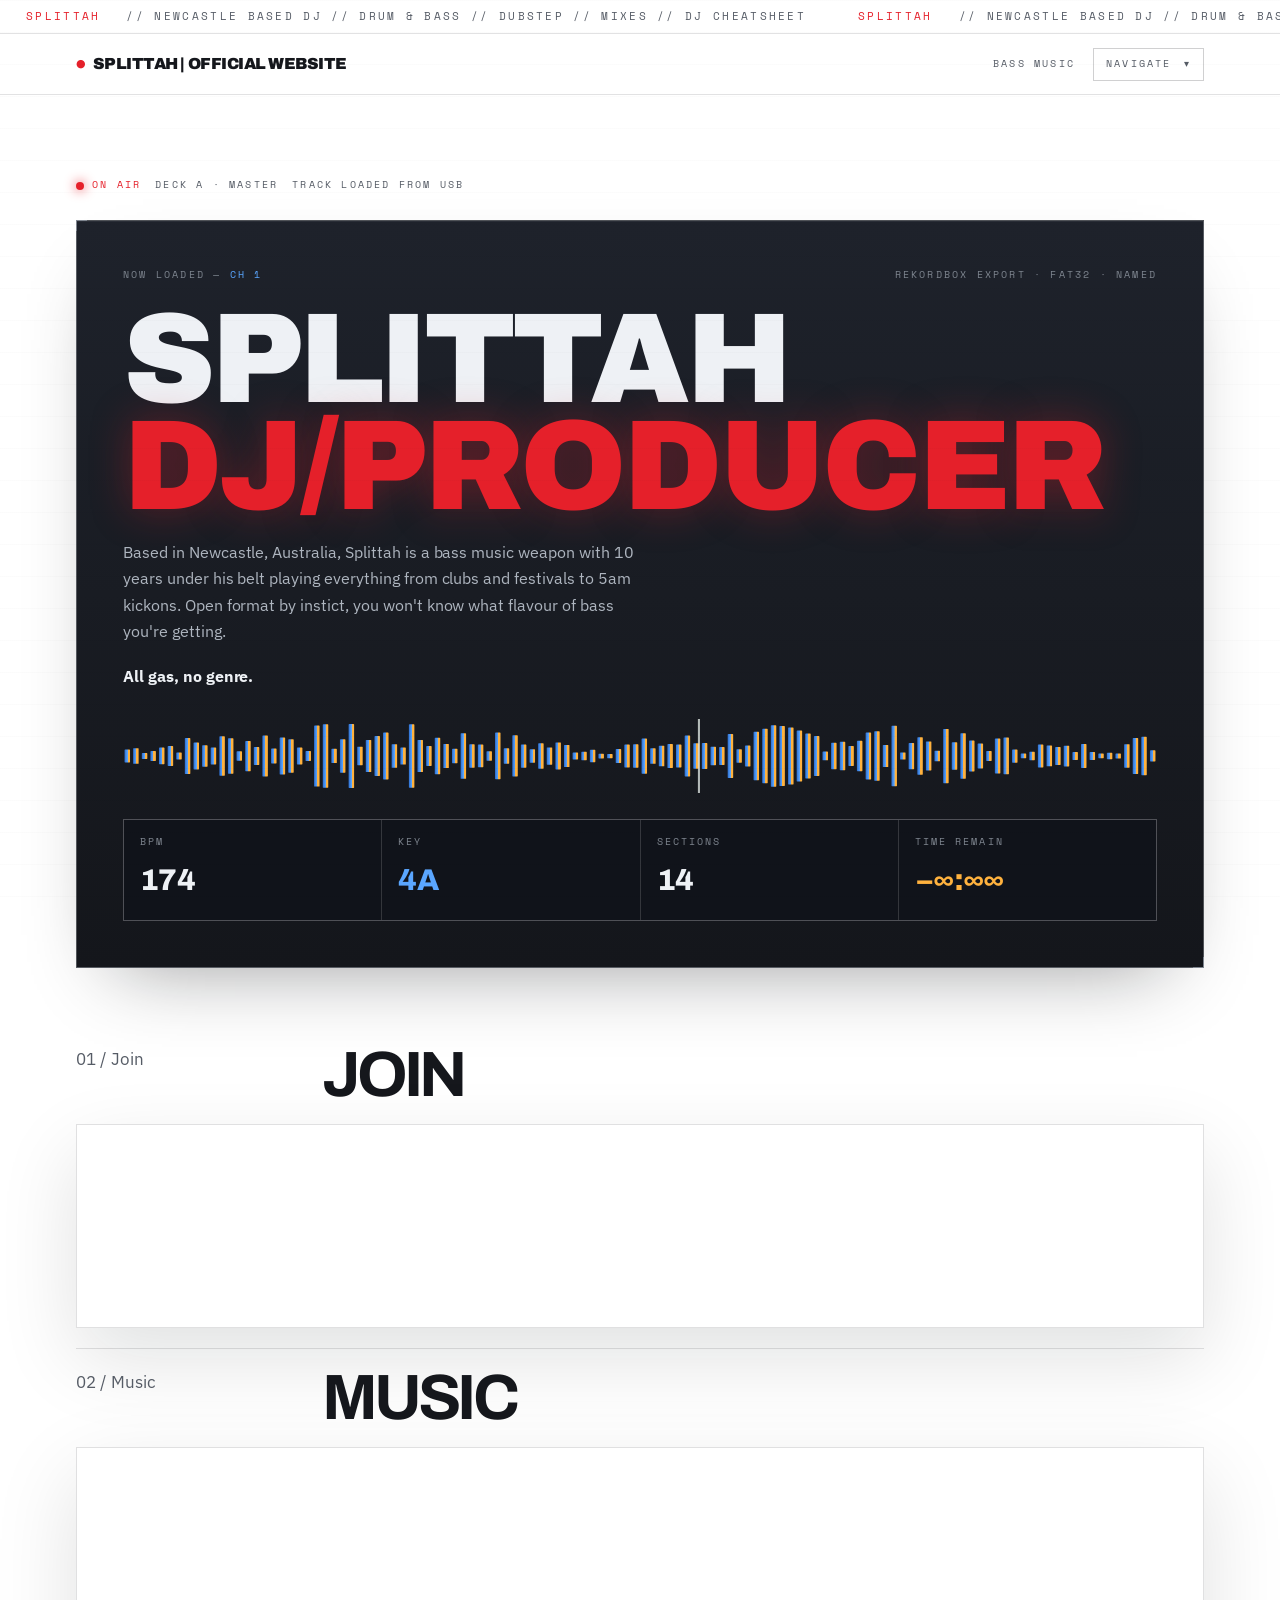
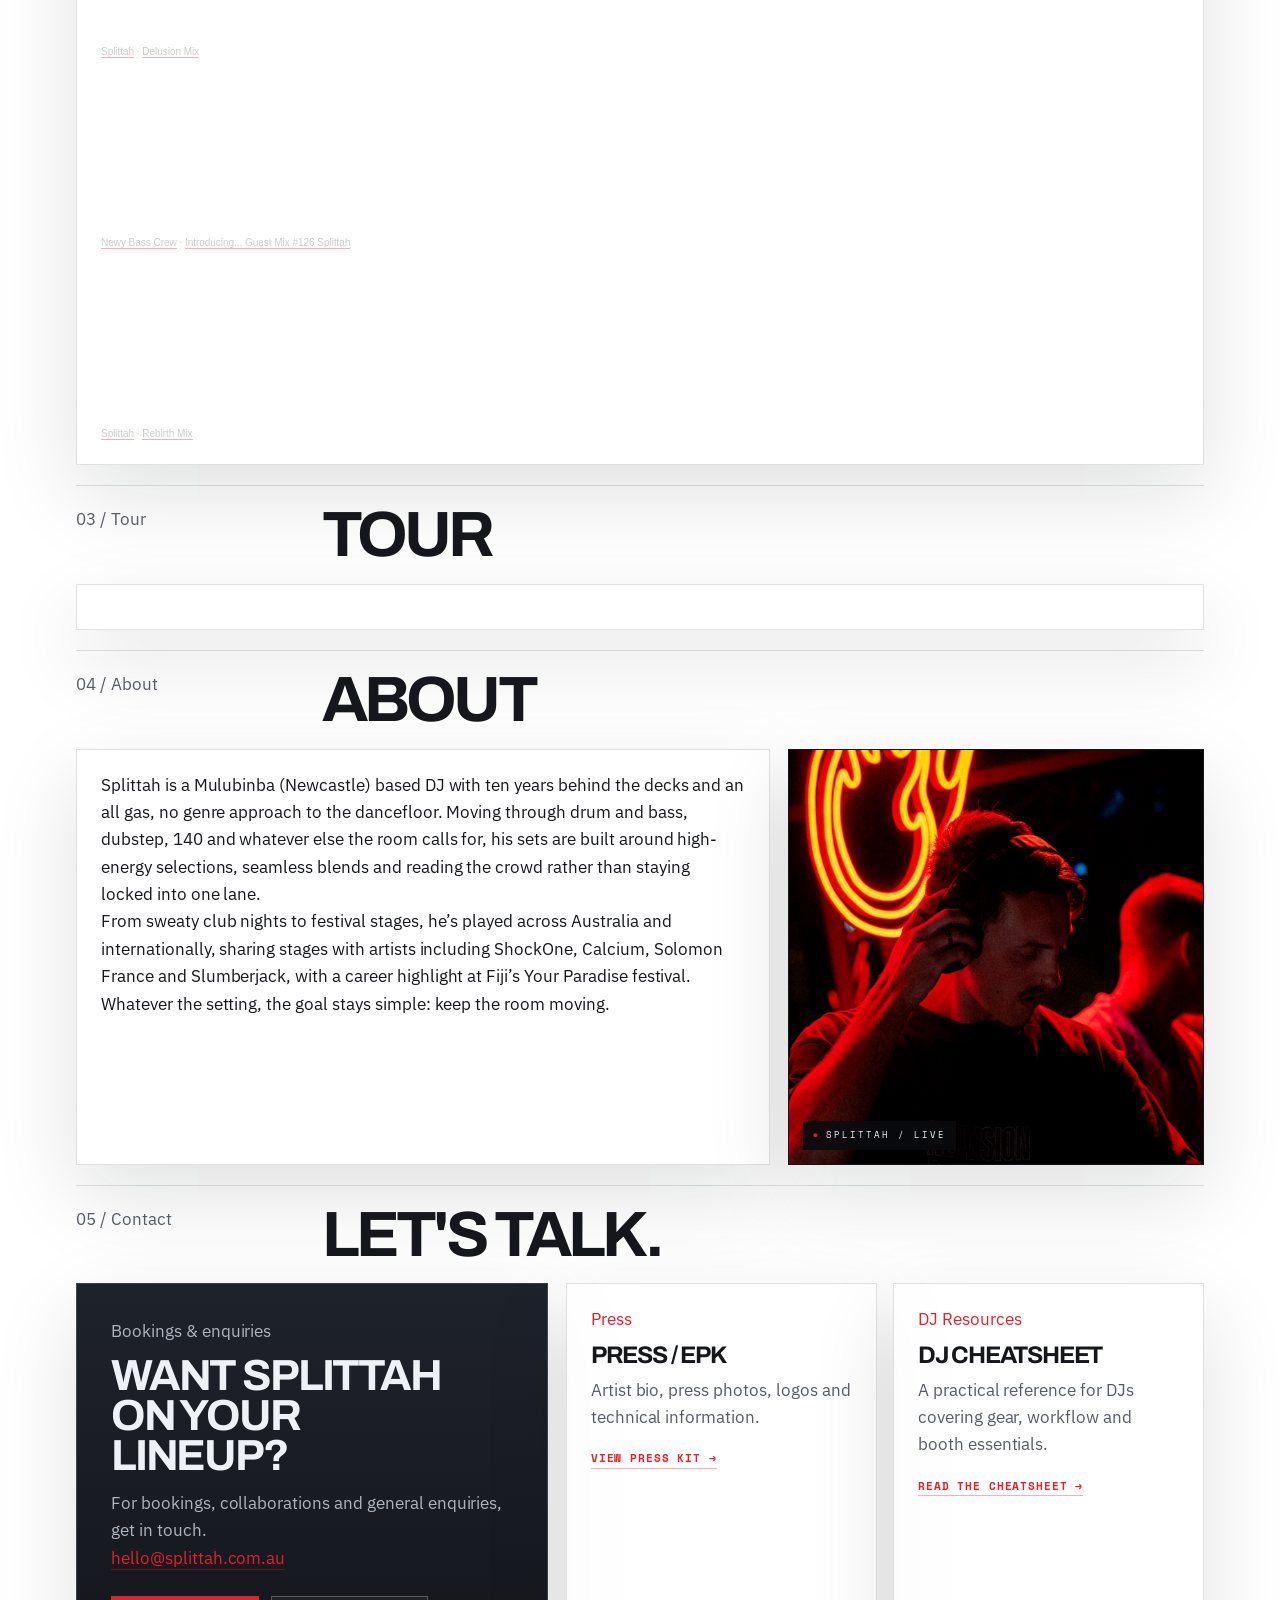
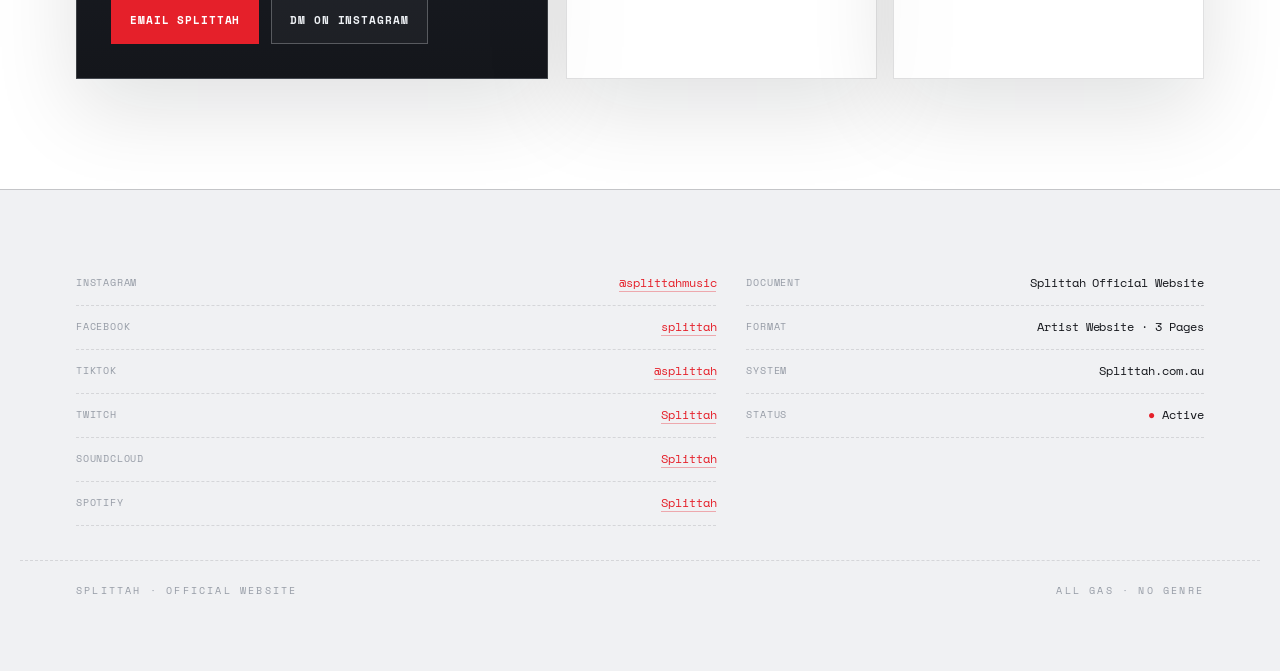
<file: index.html>
<!doctype html>
<html lang="en">
<head>
  <meta charset="utf-8" />
  <meta name="viewport" content="width=device-width, initial-scale=1" />

  <title>Splittah | DJ / Producer — Newcastle, Australia</title>
  <meta
    name="description"
    content="Splittah is a Newcastle-based DJ and producer bringing an all gas, no genre approach across drum & bass, dubstep and bass music."
  />
  <meta name="color-scheme" content="light" />

  <link rel="canonical" href="https://splittah.com.au/" />

<!-- Favicons -->
<link rel="icon" type="image/png" sizes="32x32" href="/favicon-32x32.png">
<link rel="icon" type="image/png" sizes="512x512" href="/favicon-512x512.png">
<link rel="apple-touch-icon" sizes="180x180" href="/apple-touch-icon.png">

  <!-- Open Graph -->
  <meta property="og:type" content="website" />
  <meta property="og:site_name" content="Splittah" />
  <meta property="og:url" content="https://splittah.com.au/" />
  <meta property="og:title" content="Splittah | DJ / Producer" />
  <meta
    property="og:description"
    content="Newcastle-based DJ and producer. Drum & bass, dubstep and bass music. All gas, no genre."
  />
  <meta property="og:image" content="https://splittah.com.au/og-home.png?v=2" />
  <meta property="og:image:secure_url" content="https://splittah.com.au/og-home.png?v=2" />
  <meta property="og:image:type" content="image/png" />
  <meta property="og:image:width" content="1200" />
  <meta property="og:image:height" content="630" />
  <meta property="og:image:alt" content="Splittah — DJ / Producer. All gas, no genre." />

  <!-- Twitter / X -->
  <meta name="twitter:card" content="summary_large_image" />
  <meta name="twitter:title" content="Splittah | DJ / Producer" />
  <meta
    name="twitter:description"
    content="Newcastle-based DJ and producer. Drum & bass, dubstep and bass music. All gas, no genre."
  />
  <meta name="twitter:image" content="https://splittah.com.au/og-home.png?v=2" />

  <link rel="preconnect" href="https://fonts.googleapis.com" />
  <link rel="preconnect" href="https://fonts.gstatic.com" crossorigin />
  <link href="https://fonts.googleapis.com/css2?family=Archivo:wght@500;600;800;900&family=IBM+Plex+Sans:ital,wght@0,400;0,500;0,600;0,700;1,400;1,600&family=Space+Mono:ital,wght@0,400;0,700;1,400&display=swap" rel="stylesheet" />

  <link rel="stylesheet" href="../css/main.css">
  <link rel="stylesheet" href="../css/cheatsheet.css">
</head>

<script>
  // Close the site nav menu when clicking outside of it or pressing Escape.
document.addEventListener('DOMContentLoaded', () => {
  const menu = document.querySelector('.site-nav__menu');

  if (!menu) return;

  document.addEventListener('click', (event) => {
    if (menu.open && !menu.contains(event.target)) {
      menu.open = false;
    }
  });

  document.addEventListener('keydown', (event) => {
    if (event.key === 'Escape' && menu.open) {
      menu.open = false;

      const summary = menu.querySelector('summary');
      if (summary) summary.focus();
    }
  });
});
</script>

<body>

<!-- marquee -->
<div class="ticker" aria-hidden="true">
  <div class="ticker__track">
    <span><b>Splittah</b> // Newcastle based DJ // Drum & Bass // Dubstep // Mixes // DJ Cheatsheet</span>
    <span><b>Splittah</b> // Newcastle based DJ // Drum & Bass // Dubstep // Mixes // DJ Cheatsheet</span>
  </div>
</div>

<!-- nav -->
 <header class="nav">
  <div class="wrap nav__row">
    <a class="nav__mark" href="/">
      <span class="pulse">●</span> Splittah | Official Website
    </a>

    <div class="nav__meta">
      <span class="stamp">BASS MUSIC</span>
      
      <nav class="site-nav" aria-label="Site navigation">
        <details class="site-nav__menu">
        <summary>Navigate</summary>

        <ul class="site-nav__list">
            <li><a class="is-active" href="/"><span class="site-nav__n">01</span> Home</a></li>
            <li><a href="/#join"><span class="site-nav__n">↳</span> Join</a></li>
            <li><a href="/#music"><span class="site-nav__n">↳</span> Music</a></li>
            <li><a href="/#tour"><span class="site-nav__n">↳</span> Tour</a></li>
            <li><a href="/#about"><span class="site-nav__n">↳</span> About</a></li>
            <li><a href="/#contact"><span class="site-nav__n">↳</span> Contact</a></li>
            <li><a href="/djcheatsheet/"><span class="site-nav__n">02</span> DJ Cheatsheet</a></li>
            <li><a href="/press/"><span class="site-nav__n">03</span> Press / EPK</a></li>
          </ul>
        </details>
      </nav>
    </div>
  </div>
</header>

<!-- HERO -->
<section class="hero">
  <div class="wrap">
    <div class="hero__eyebrow">
      <span class="dot-live">ON AIR</span>
      <span class="stamp">DECK A · MASTER</span>
      <span class="stamp">TRACK LOADED FROM USB</span>
    </div>

    <div class="deck corners">
      <div class="deck__loadrow">
        <span class="stamp">NOW LOADED — <span class="deck__chan">CH 1</span></span>
        <span class="stamp">REKORDBOX EXPORT · FAT32 · NAMED</span>
      </div>

      <h1>SPLITTAH<br><em>DJ/PRODUCER</em></h1>
      <p class="hero__sub">Based in Newcastle, Australia, Splittah is a bass music weapon with 10 years under his belt playing everything from clubs and festivals to 5am kickons. Open format by instict, you won't know what flavour of bass you're getting.</p>
      <p class="hero__sub"><strong>All gas, no genre.</strong></p>

      <!-- waveform -->
      <svg class="wave" viewBox="0 0 1000 80" preserveAspectRatio="none" role="img" aria-label="Decorative track waveform">
        <defs>
          <linearGradient id="wv" x1="0" y1="0" x2="1" y2="0">
            <stop offset="0" stop-color="#2E6FD0"/><stop offset=".55" stop-color="#5AA6FF"/>
            <stop offset=".56" stop-color="#FFB23E"/><stop offset="1" stop-color="#FFB23E"/>
          </linearGradient>
        </defs>
        <g id="bars" fill="url(#wv)"></g>
        <rect x="556" y="0" width="2" height="80" fill="#E9F1EC" opacity=".75"/>
      </svg>

      <!-- readout -->
      <div class="readout">
        <div class="readout__cell"><div class="readout__k">BPM</div><div class="readout__v">174</div></div>
        <div class="readout__cell"><div class="readout__k">KEY</div><div class="readout__v is-go">4A</div></div>
        <div class="readout__cell"><div class="readout__k">SECTIONS</div><div class="readout__v">14</div></div>
        <div class="readout__cell"><div class="readout__k">TIME REMAIN</div><div class="readout__v is-warn">−∞:∞∞</div></div>
      </div>
    </div>
  </div>
</section>

<!-- MAIN -->
<div class="wrap sections">
    <section class="home-section" id="join">
      <div class="home-section__header">
        <div class="home-section__kicker mono">01 / Join</div>
        <div>
          <h2 class="home-section__title">Join</h2>
        </div>
      </div>

      <div class="single-grid">
        <article class="card single-card">
          <script src="https://embed.laylo.com/laylo-sdk.js"></script>
          <iframe 
            id="laylo-drop-P6D4k"
            frameborder="0"
            scrolling="no"
            allow="web-share"
            allowtransparency="true"
            style="width: 1px; min-width: 100%; max-width: 1000px"
            src= "https://embed.laylo.com?dropId=P6D4k&color=808080&minimal=false&theme=dark&background=translucent&customTitle=Sign%20up%20to%20keep%20up%20to%20date%20on%20everything%20Splittah">
          </iframe>
        </article>
      </div>
    </section>
    <section class="home-section" id="music">
      <div class="home-section__header">
        <div class="home-section__kicker mono">02 / Music</div>
        <div>
          <h2 class="home-section__title">Music</h2>
        </div>
      </div>

      <div class="single-grid">
        <article class="card single-card">
          <iframe width="100%" height="166" scrolling="no" frameborder="no" allow="autoplay; encrypted-media" 
            src="https://w.soundcloud.com/player/?url=https%3A//api.soundcloud.com/tracks/soundcloud%253Atracks%253A2173636647&color=%23ff5500&auto_play=false&hide_related=false&show_comments=true&show_user=true&show_reposts=false&show_teaser=true">
            </iframe><div style="font-size: 10px; color: #cccccc;line-break: anywhere;word-break: normal;overflow: hidden;white-space: nowrap;text-overflow: ellipsis; font-family: Interstate,Lucida Grande,Lucida Sans Unicode,Lucida Sans,Garuda,Verdana,Tahoma,sans-serif;font-weight: 100;">
              <a href="https://soundcloud.com/splittah" title="Splittah" target="_blank" style="color: #cccccc; text-decoration: none;">Splittah</a> · 
            <a href="https://soundcloud.com/splittah/delusion-mix" title="Delusion Mix" target="_blank" style="color: #cccccc; text-decoration: none;">Delusion Mix</a></div>

          <iframe width="100%" height="166" scrolling="no" frameborder="no" allow="autoplay; encrypted-media" 
            src="https://w.soundcloud.com/player/?url=https%3A//api.soundcloud.com/tracks/soundcloud%253Atracks%253A2094787815&color=%23ff5500&auto_play=false&hide_related=false&show_comments=true&show_user=true&show_reposts=false&show_teaser=true">
            </iframe><div style="font-size: 10px; color: #cccccc;line-break: anywhere;word-break: normal;overflow: hidden;white-space: nowrap;text-overflow: ellipsis; font-family: Interstate,Lucida Grande,Lucida Sans Unicode,Lucida Sans,Garuda,Verdana,Tahoma,sans-serif;font-weight: 100;">
            <a href="https://soundcloud.com/newybasscrew" title="Newy Bass Crew" target="_blank" style="color: #cccccc; text-decoration: none;">Newy Bass Crew</a> · 
            <a href="https://soundcloud.com/newybasscrew/newy-bass-crew-126-introducing-splittah" title="Introducing... Guest Mix #126 Splittah" target="_blank" style="color: #cccccc; text-decoration: none;">Introducing... Guest Mix #126 Splittah</a></div>
        
          <iframe width="100%" height="166" scrolling="no" frameborder="no" allow="autoplay; encrypted-media"
            src="https://w.soundcloud.com/player/?url=https%3A//api.soundcloud.com/tracks/soundcloud%253Atracks%253A1916923172&color=%23ff5500&auto_play=false&hide_related=false&show_comments=true&show_user=true&show_reposts=false&show_teaser=true">
            </iframe>
            <div style="font-size: 10px; color: #cccccc;line-break: anywhere;word-break: normal;overflow: hidden;white-space: nowrap;text-overflow: ellipsis; font-family: Interstate,Lucida Grande,Lucida Sans Unicode,Lucida Sans,Garuda,Verdana,Tahoma,sans-serif;font-weight: 100;">
            <a href="https://soundcloud.com/splittah" title="Splittah" target="_blank" style="color: #cccccc; text-decoration: none;">Splittah</a> · 
            <a href="https://soundcloud.com/splittah/rebirth-mix" title="Rebirth Mix" target="_blank" style="color: #cccccc; text-decoration: none;">Rebirth Mix</a></div>
        </article>
      </div>
    </section>

    <section class="home-section" id="tour">
      <div class="home-section__header">
        <div class="home-section__kicker mono">03 / Tour</div>
        <div>
          <h2 class="home-section__title">Tour</h2>
        </div>
      </div>
      <div class="single-grid">
        <article class="card single-card">
          
  
  <script charset="utf-8" src="https://widgetv3.bandsintown.com/main.min.js"></script>
  <a class="bit-widget-initializer"
    
	data-artist-name="id_13628384"
	
	data-background-color="rgba(255,255,255,1)"
	data-separator-color="rgba(221,221,221,1)"
	data-text-color="rgba(66,66,66,1)"
	data-font="IBM Plex Sans"
	data-auto-style="true"
	
	data-button-label-capitalization="uppercase"
	data-header-capitalization="uppercase"
	data-location-capitalization="uppercase"
	data-venue-capitalization="uppercase"
	data-local-dates-position="tab"
	data-display-lineup="false"
	data-display-start-time="false"
	data-social-share-icon="false"
	data-display-limit="all"
	
	data-date-format="D/MMM/YYYY"
	data-date-orientation="horizontal"
	data-date-border-color="#4A4A4A"
	data-date-border-width="1px"
	data-date-capitalization="capitalize"
	data-date-border-radius="10px"
	
	data-event-ticket-cta-size="medium"
	data-event-ticket-text="TICKETS"
	data-event-ticket-icon="false"
	data-event-ticket-cta-text-color="rgba(255,255,255,1)"
	data-event-ticket-cta-bg-color="#E5202A"
  data-event-ticket-cta-border-color="#E5202A"
	data-event-ticket-cta-border-width="0px"
	data-event-ticket-cta-border-radius="2px"
	
	data-sold-out-button-text-color="rgba(255,255,255,1)"
	data-sold-out-button-background-color="rgba(74,74,74,1)"
	data-sold-out-button-border-color="rgba(74,74,74,1)"
	data-sold-out-button-clickable="true"
	
	data-event-rsvp-position="hidden"
	data-event-rsvp-cta-size="medium"
	data-event-rsvp-only-show-icon="false"
	data-event-rsvp-text="RSVP"
	data-event-rsvp-icon="false"
	data-event-rsvp-cta-text-color="rgba(74,74,74,1)"
	data-event-rsvp-cta-bg-color="rgba(255,255,255,1)"
	data-event-rsvp-cta-border-color="rgba(74,74,74,1)"
	data-event-rsvp-cta-border-width="1px"
	data-event-rsvp-cta-border-radius="2px"
	
	data-follow-section-position="hidden"
	data-follow-section-alignment="center"
	data-follow-section-header-text="Get updates on new shows, new music, and more"
	data-follow-section-cta-size="medium"
	data-follow-section-cta-text="FOLLOW"
	data-follow-section-cta-icon="false"
	data-follow-section-cta-text-color="rgba(255,255,255,1)"
	data-follow-section-cta-bg-color="rgba(74,74,74,1)"
	data-follow-section-cta-border-color="rgba(74,74,74,1)"
	data-follow-section-cta-border-width="0px"
	data-follow-section-cta-border-radius="2px"
	
	data-play-my-city-position="bottom"
	data-play-my-city-alignment="center"
	data-play-my-city-header-text="Don’t see a show near you?"
	data-play-my-city-cta-size="medium"
	data-play-my-city-cta-text="REQUEST A SHOW"
	data-play-my-city-cta-icon="false"
	data-play-my-city-cta-text-color="rgba(255,255,255,1)"
	data-play-my-city-cta-bg-color="#E5202A"
  data-play-my-city-cta-border-color="#E5202A"
	data-play-my-city-cta-border-width="0px"
	data-play-my-city-cta-border-radius="2px"
	
	data-language="en"
	data-layout-breakpoint="900"
	data-app-id="1cac4aae71946b0f94fa41000619b6c4"
	data-bit-logo-position="bottomRight"
	data-bit-logo-color="rgba(66,66,66,1)"
	
    ></a>
        </article>
      </div>
    </section>

    <section class="home-section" id="about">
      <div class="home-section__header">
        <div class="home-section__kicker mono">04 / About</div>
        <div>
          <h2 class="home-section__title">About</h2>
        </div>
      </div>

     <div class="about-grid">
  <article class="card single-card about-copy">
    <p>
      Splittah is a Mulubinba (Newcastle) based DJ with ten years behind the decks and an all gas, no genre approach to the dancefloor. Moving through drum and bass, dubstep, 140 and whatever else the room calls for, his sets are built around high-energy selections, seamless blends and reading the crowd rather than staying locked into one lane.
    </p>

    <p>
      From sweaty club nights to festival stages, he’s played across Australia and internationally, sharing stages with artists including ShockOne, Calcium, Solomon France and Slumberjack, with a career highlight at Fiji’s Your Paradise festival. Whatever the setting, the goal stays simple: keep the room moving.
    </p>
  </article>

  <figure class="about-photo corners">
    <img
      src="/img/splittah-live.png"
      alt="Splittah performing live"
    >

    <figcaption>
      <span class="pulse">●</span>SPLITTAH / LIVE
    </figcaption>
  </figure>
</div>
    </section>

    <section class="home-section" id="contact">
  <div class="home-section__header">
    <div class="home-section__kicker mono">05 / Contact</div>
    <div>
      <h2 class="home-section__title">Let's Talk.</h2>
    </div>
  </div>

  <div class="booking-panel">

    <article class="booking-hero">
      <div class="mono booking-hero__kicker">Bookings & enquiries</div>

      <h3>Want Splittah on your lineup?</h3>

      <p>
        For bookings, collaborations and general enquiries, get in touch.
      </p>

      <a class="booking-email" href="mailto:hello@splittah.com.au">
      hello@splittah.com.au
      </a>

      <div class="booking-actions">
      <a class="btn btn--primary" href="mailto:hello@splittah.com.au">
      Email Splittah
      </a>

      <a
      class="btn btn--ghost"
      href="https://www.instagram.com/splittahmusic/"
      target="_blank"
      rel="noopener noreferrer"
      >
      DM on Instagram
      </a>
    </div>
    </article>

    <div class="booking-grid">

      <article class="card booking-card">
        <div class="mono">Press</div>
        <h3>Press / EPK</h3>

        <p>
          Artist bio, press photos, logos and technical information.
        </p>

        <a class="contact-link" href="/press/">
          View press kit →
        </a>
      </article>

      <article class="card booking-card">
        <div class="mono">DJ Resources</div>
        <h3>DJ Cheatsheet</h3>

        <p>
          A practical reference for DJs covering gear, workflow and booth essentials.
        </p>

        <a class="contact-link" href="/djcheatsheet/">
          Read the cheatsheet →
        </a>
      </article>

    </div>
  </div>
</section>

    
  </div>
</main>

<!-- FOOTER -->
<footer class="foot">
  <div class="wrap foot__grid">
    <div class="foot__socials">
  <div class="row">
    <span class="k">Instagram</span>
    <span class="v"><a href="https://www.instagram.com/splittahmusic" target="_blank" rel="noopener noreferrer">@splittahmusic</a></span>
  </div>

  <div class="row">
    <span class="k">Facebook</span>
    <span class="v"><a href="https://www.facebook.com/splittah" target="_blank" rel="noopener noreferrer">splittah</a></span>
  </div>

  <div class="row">
    <span class="k">TikTok</span>
    <span class="v"><a href="https://www.tiktok.com/@splittah" target="_blank" rel="noopener noreferrer">@splittah</a></span>
  </div>

  <div class="row">
    <span class="k">Twitch</span>
    <span class="v"><a href="https://www.twitch.tv/splittah" target="_blank" rel="noopener noreferrer">Splittah</a></span>
  </div>

  <div class="row">
    <span class="k">SoundCloud</span>
    <span class="v"><a href="https://soundcloud.com/splittah" target="_blank" rel="noopener noreferrer">Splittah</a></span>
  </div>

  <div class="row">
    <span class="k">Spotify</span>
    <span class="v"><a href="https://open.spotify.com/user/splittah" target="_blank" rel="noopener noreferrer">Splittah</a></span>
  </div>
</div>
    <div class="foot__meta">
  <div class="row">
    <span class="k">Document</span>
    <span class="v">Splittah Official Website</span>
  </div>

  <div class="row">
    <span class="k">Format</span>
    <span class="v">Artist Website · 3 Pages</span>
  </div>

  <div class="row">
    <span class="k">System</span>
    <span class="v">Splittah.com.au</span>
  </div>

  <div class="row">
    <span class="k">Status</span>
    <span class="v"><span class="pulse">●</span> Active</span>
  </div>
</div>
  </div>
  <div class="wrap colophon">
    <span class="stamp">SPLITTAH · OFFICIAL WEBSITE</span>
    <span class="stamp">ALL GAS · NO GENRE</span>
  </div>
</footer>

<script>
(function(){
  /* hero waveform — deterministic pseudo-random bars */
  var bars = document.getElementById('bars');

  if(bars){
    var n = 120, w = 1000/n, html = '', seed = 7;

    for(var i=0;i<n;i++){
      seed = (seed*9301 + 49297) % 233280;
      var r = seed/233280;

      // shape an envelope: build, drop, build — like a real track
      var env = 0.35 + 0.65*Math.abs(Math.sin(i/n*Math.PI*2.2));
      var h = (8 + r*64) * env;
      var x = i*w + w*0.18;
      var y = 40 - h/2;

      html += '<rect x="'+x.toFixed(1)+'" y="'+y.toFixed(1)+'" width="'+(w*0.64).toFixed(1)+'" height="'+h.toFixed(1)+'" rx="0.5"/>';
    }

    bars.innerHTML = html;
  }
})();
</script>
</body>
</html>
</file>
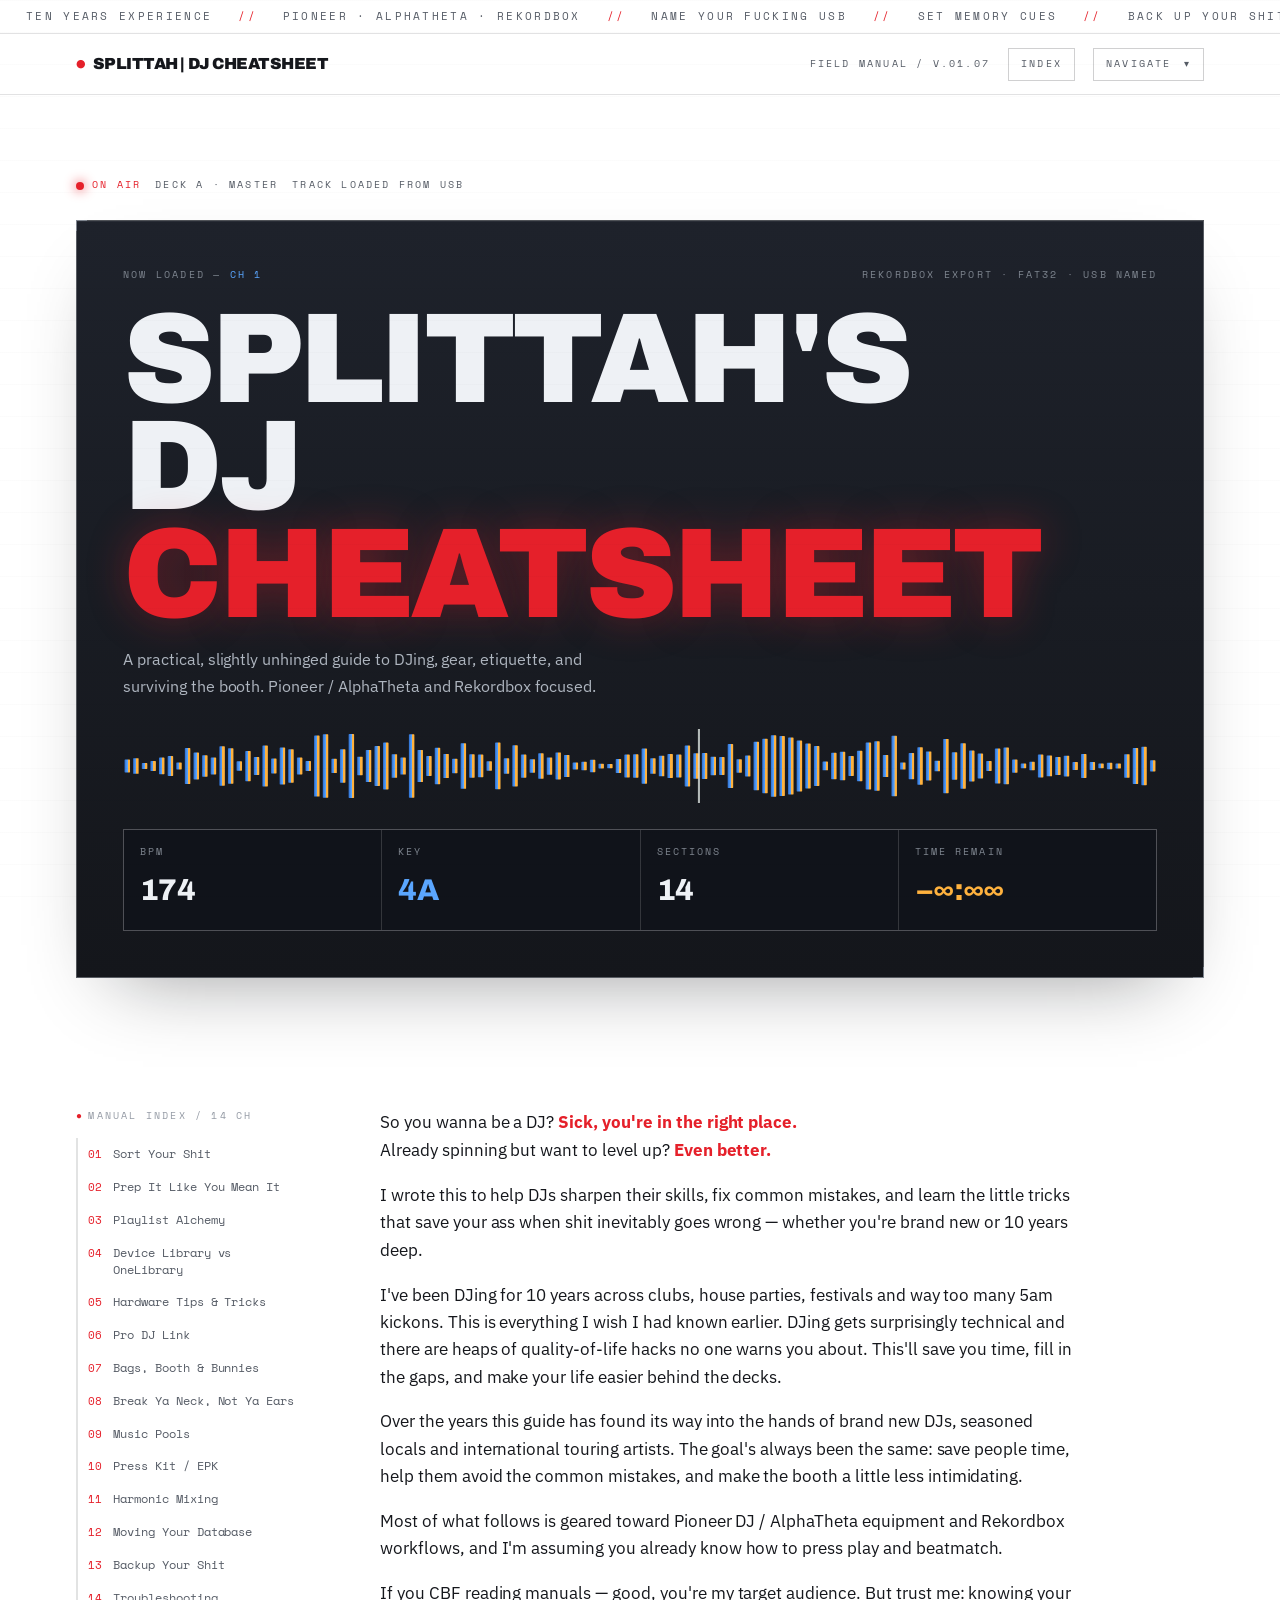
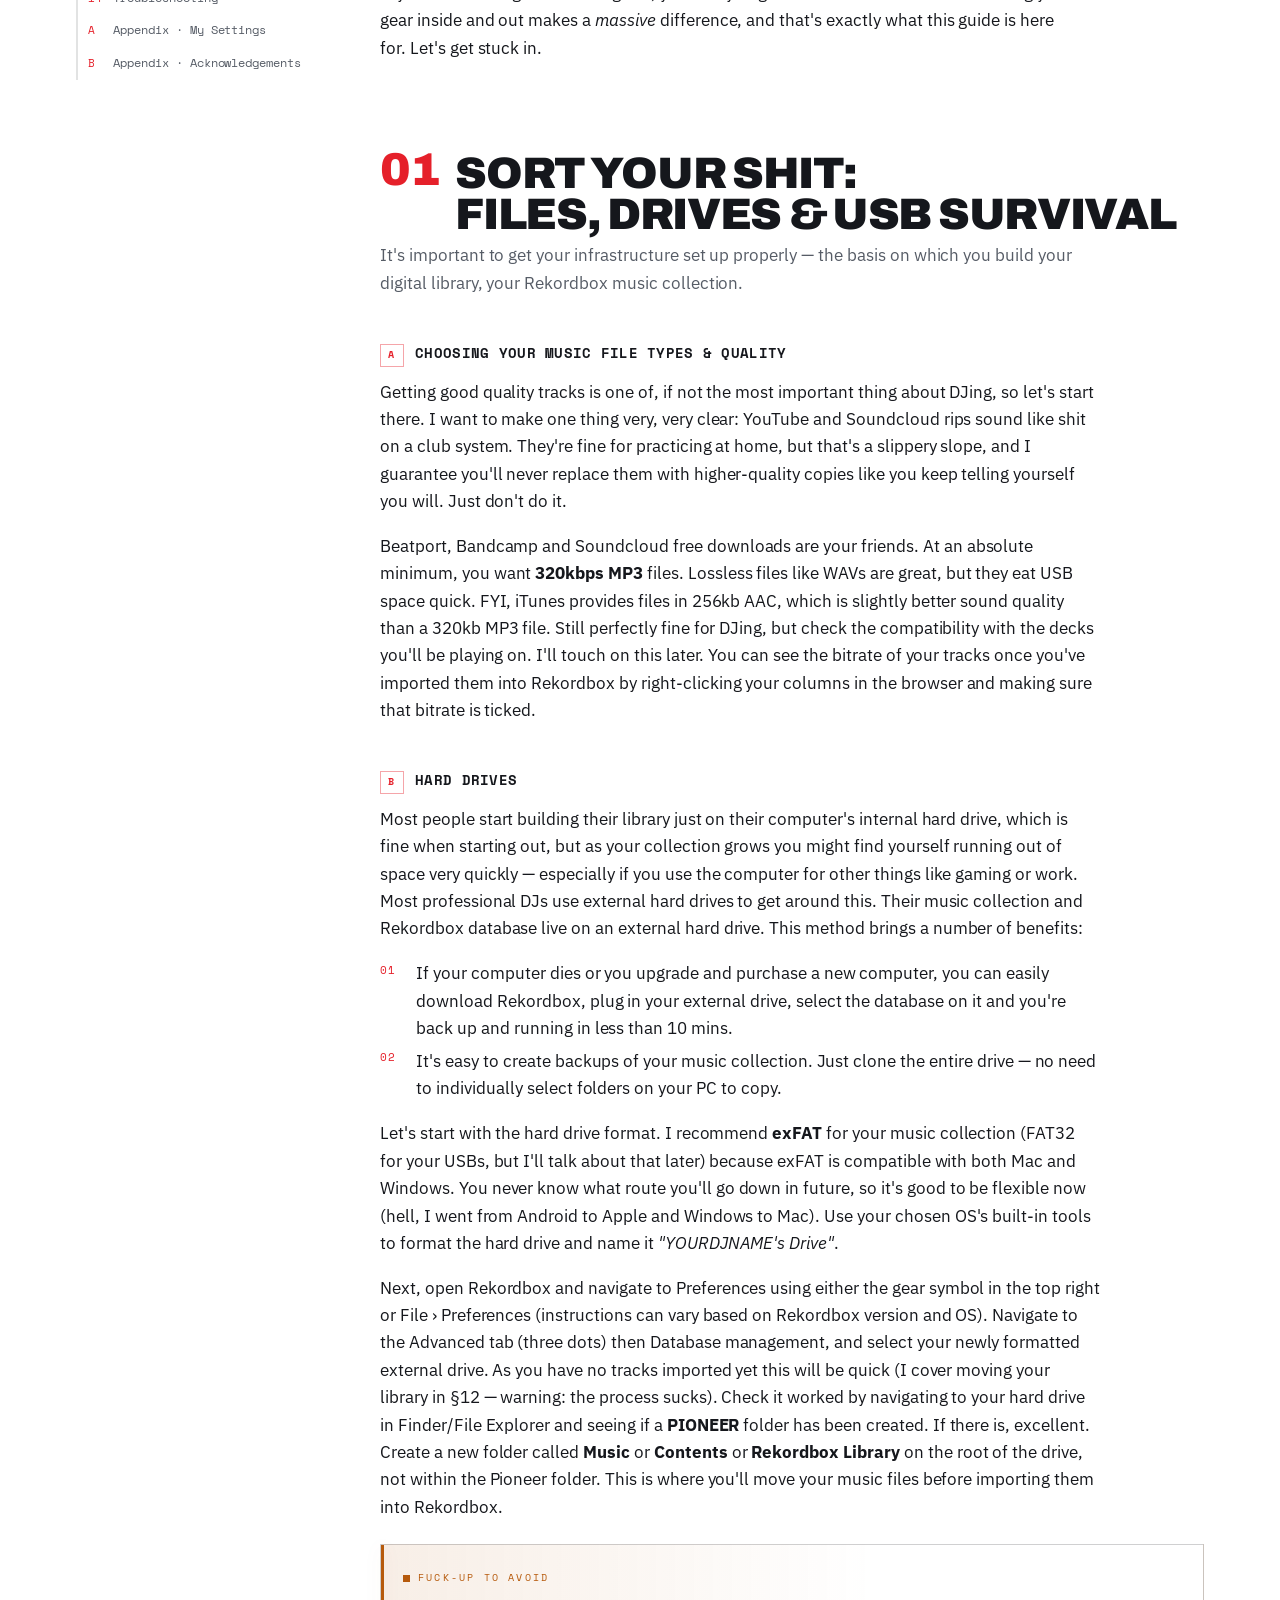
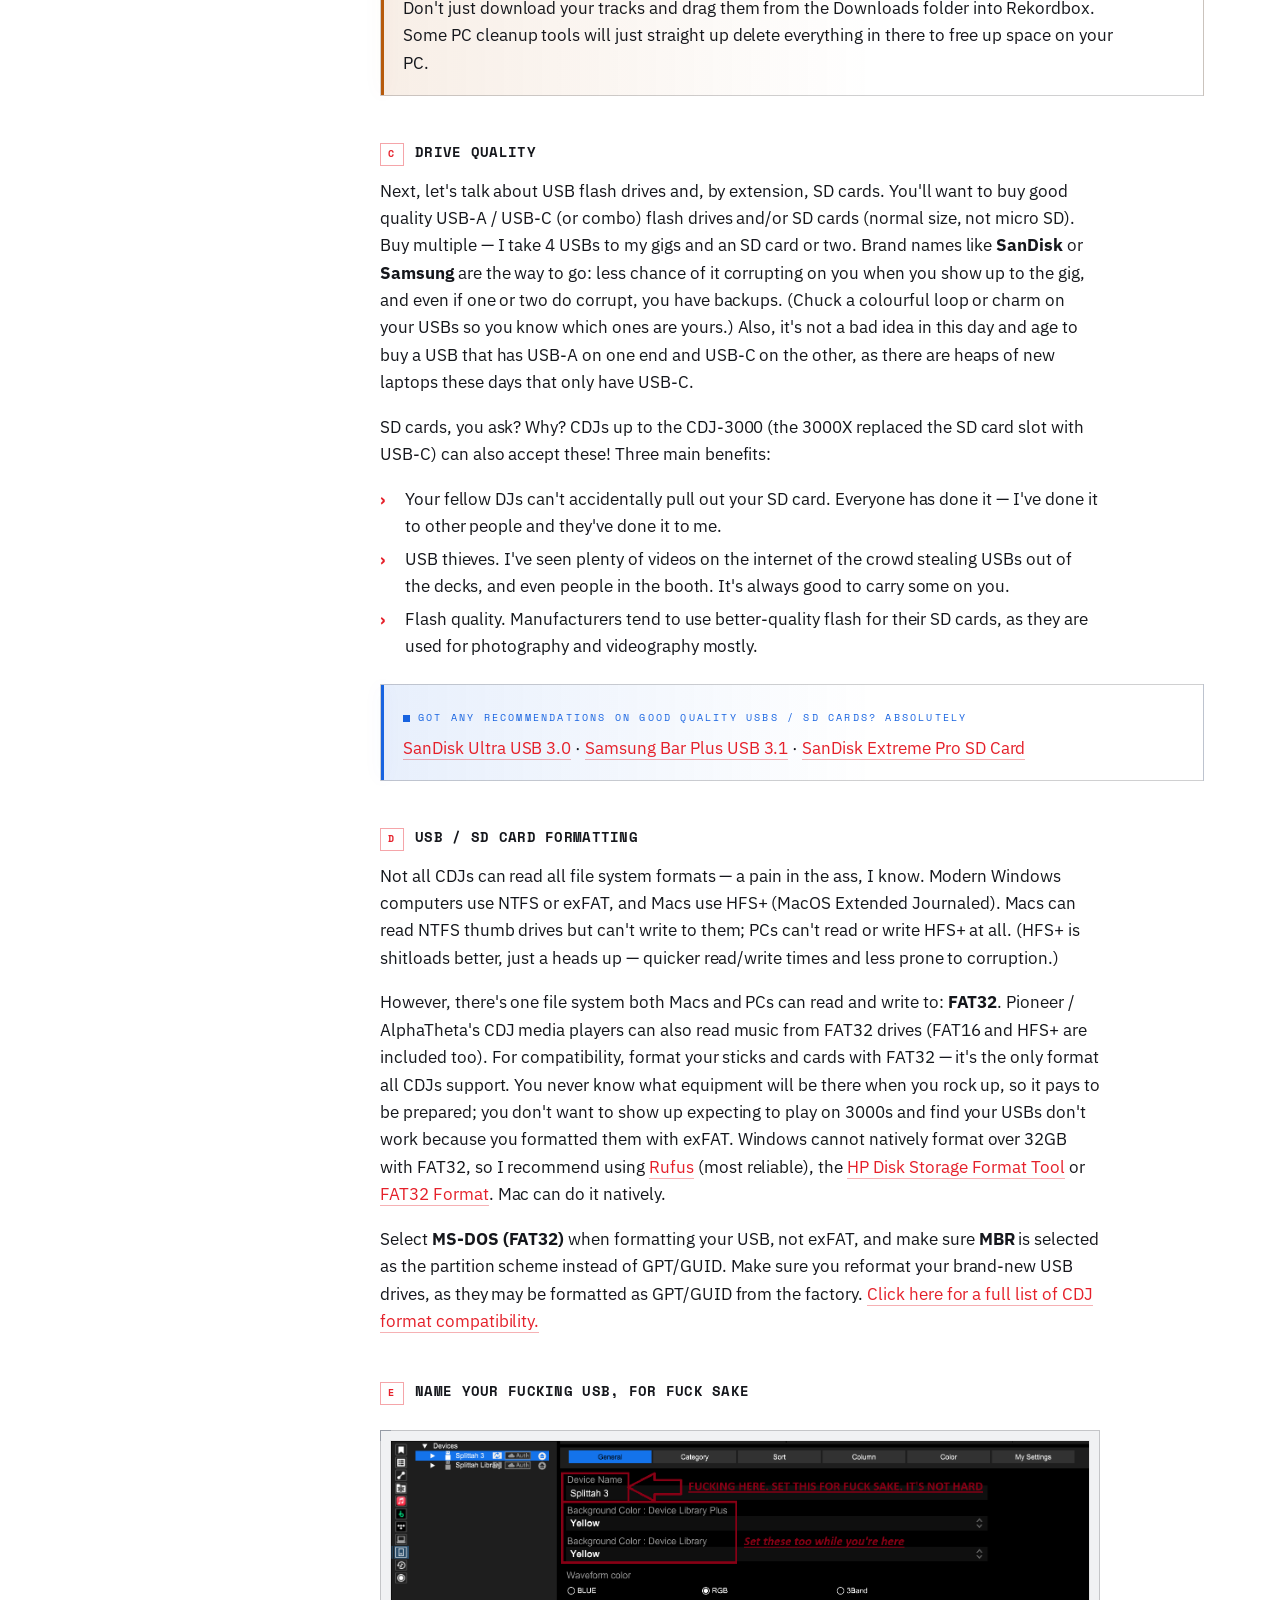
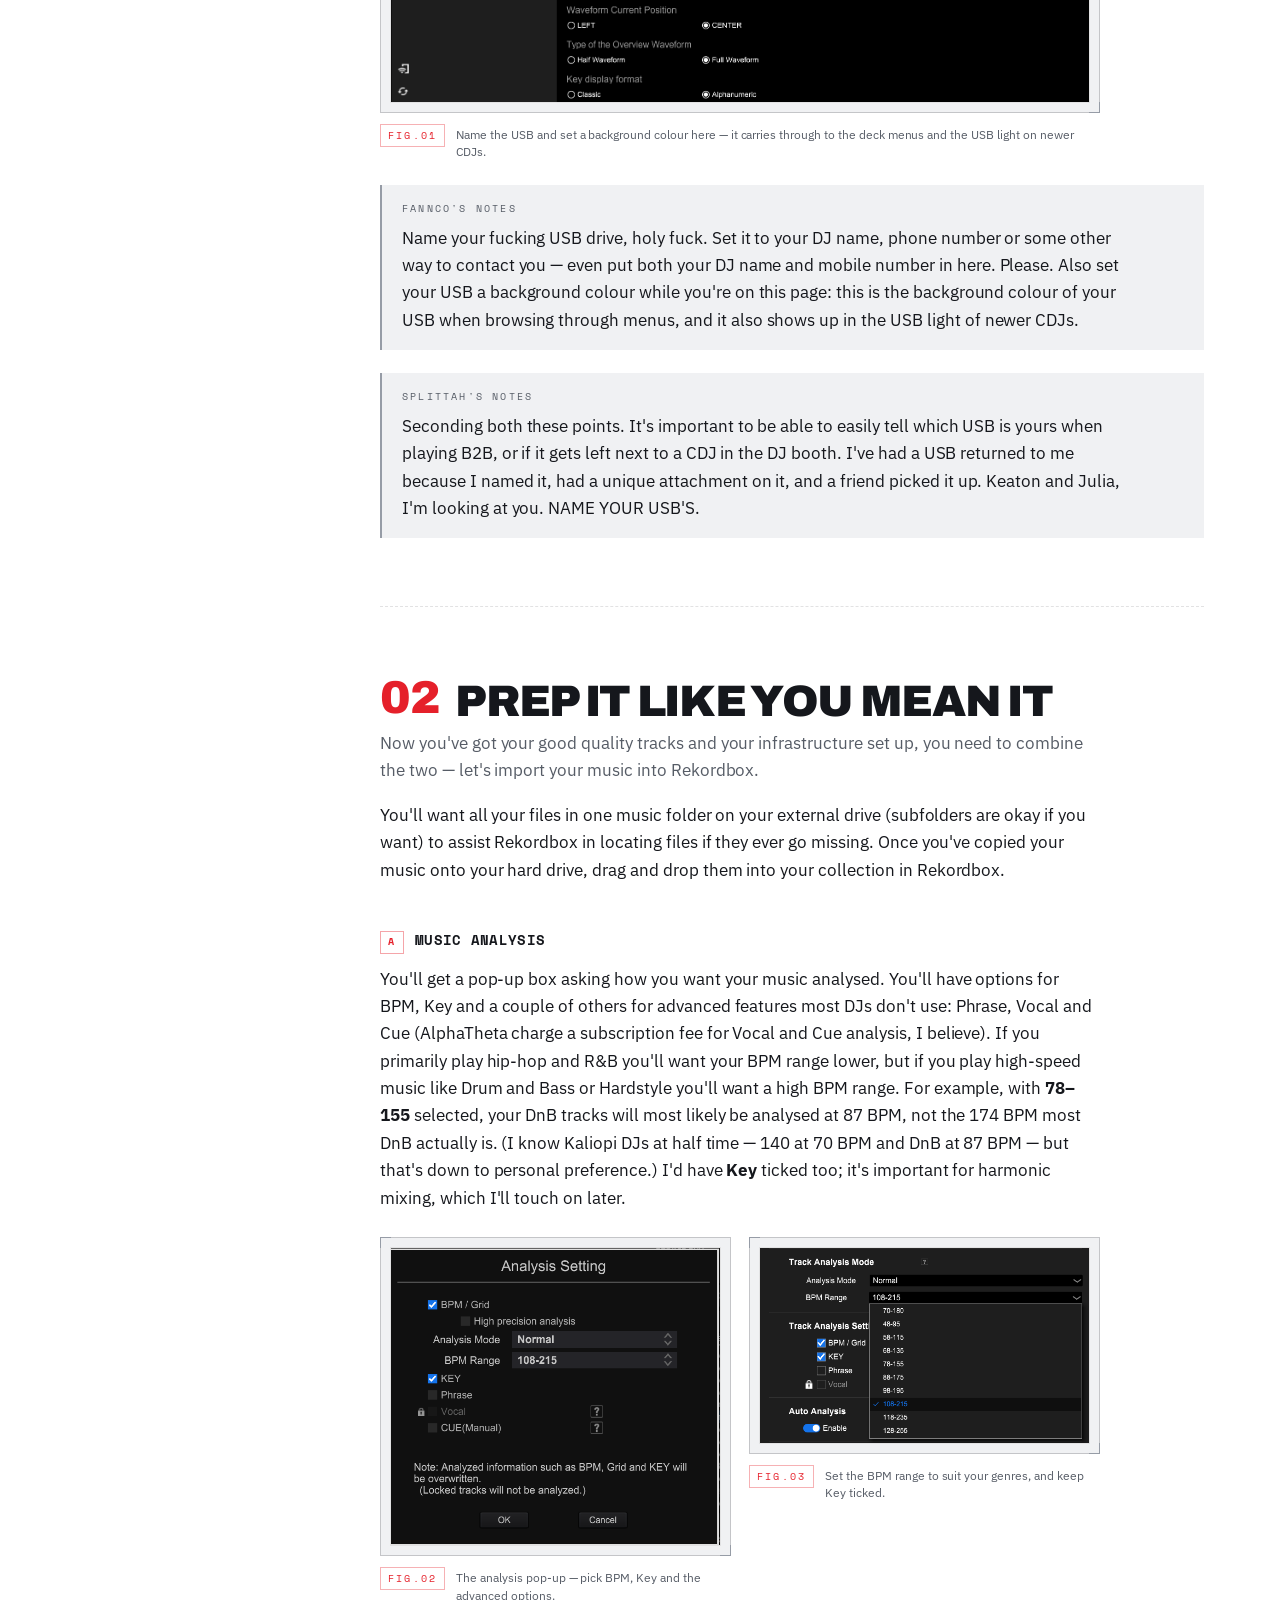
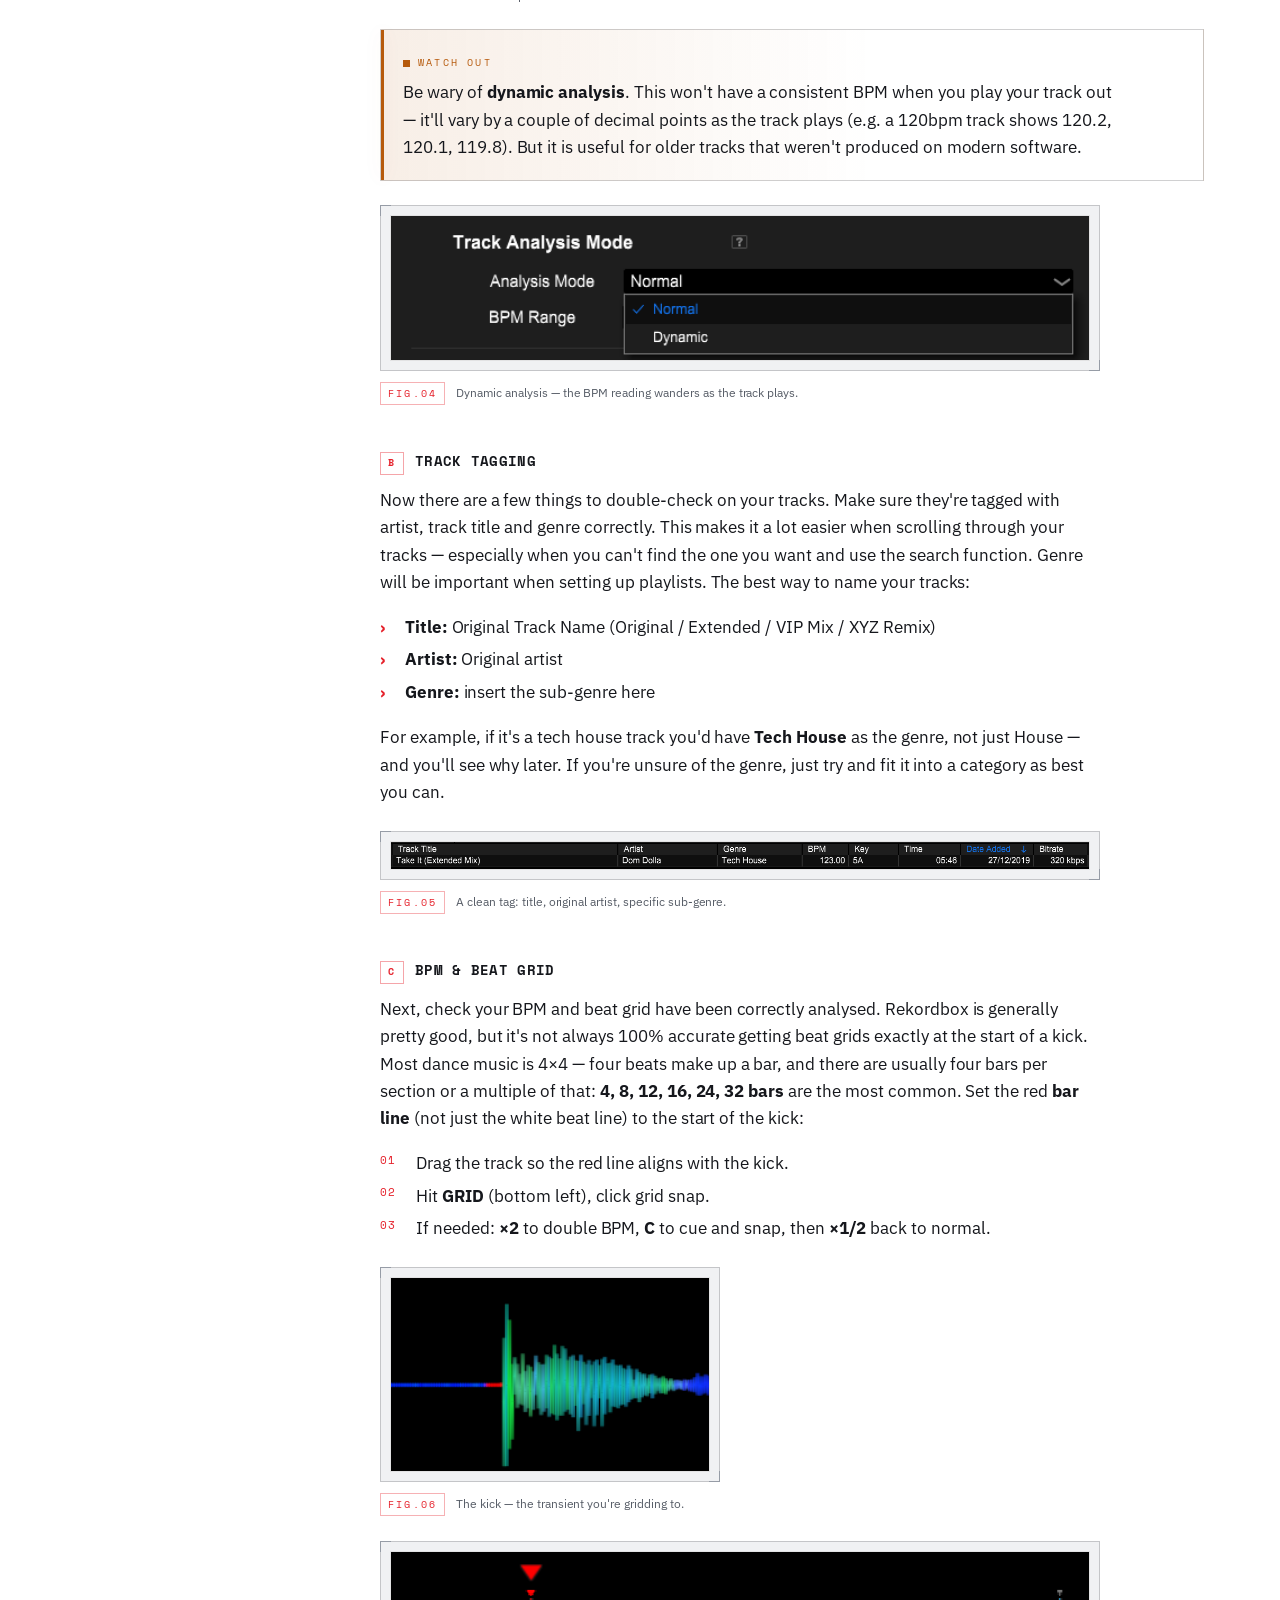
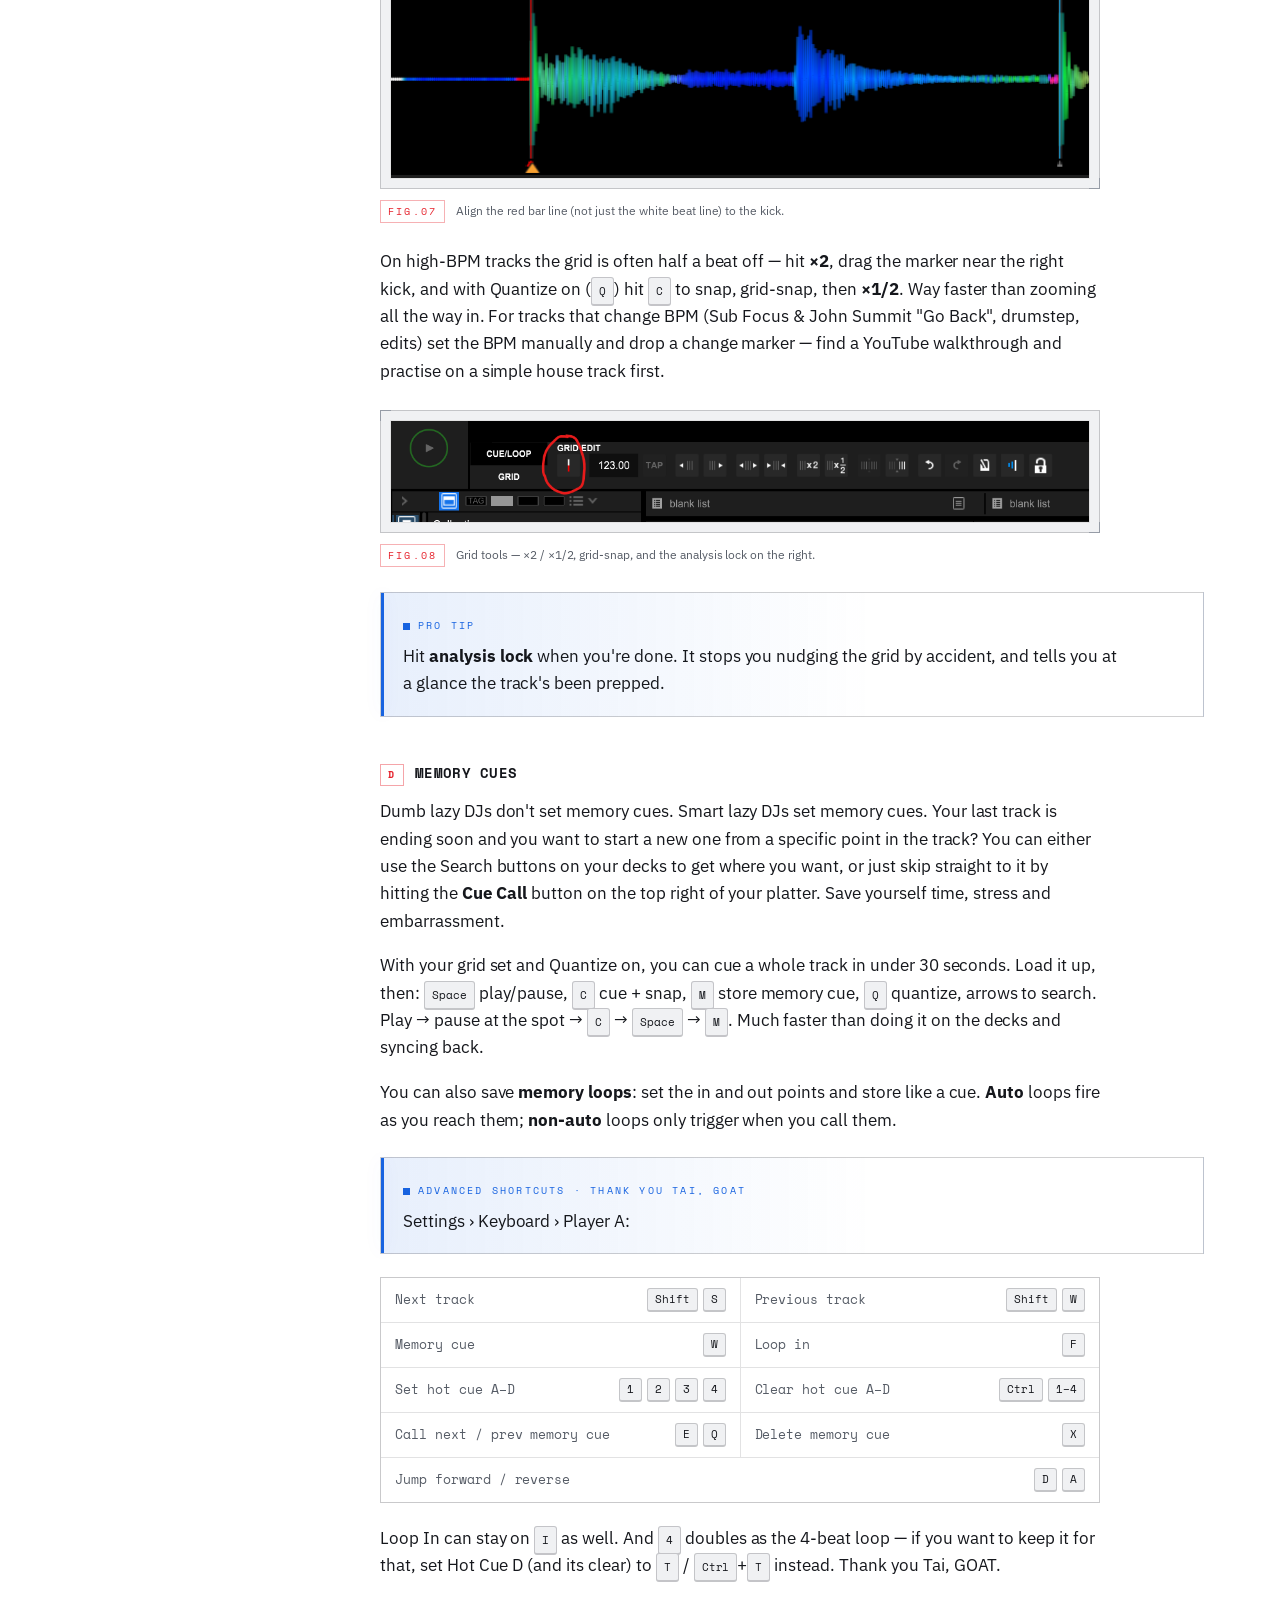
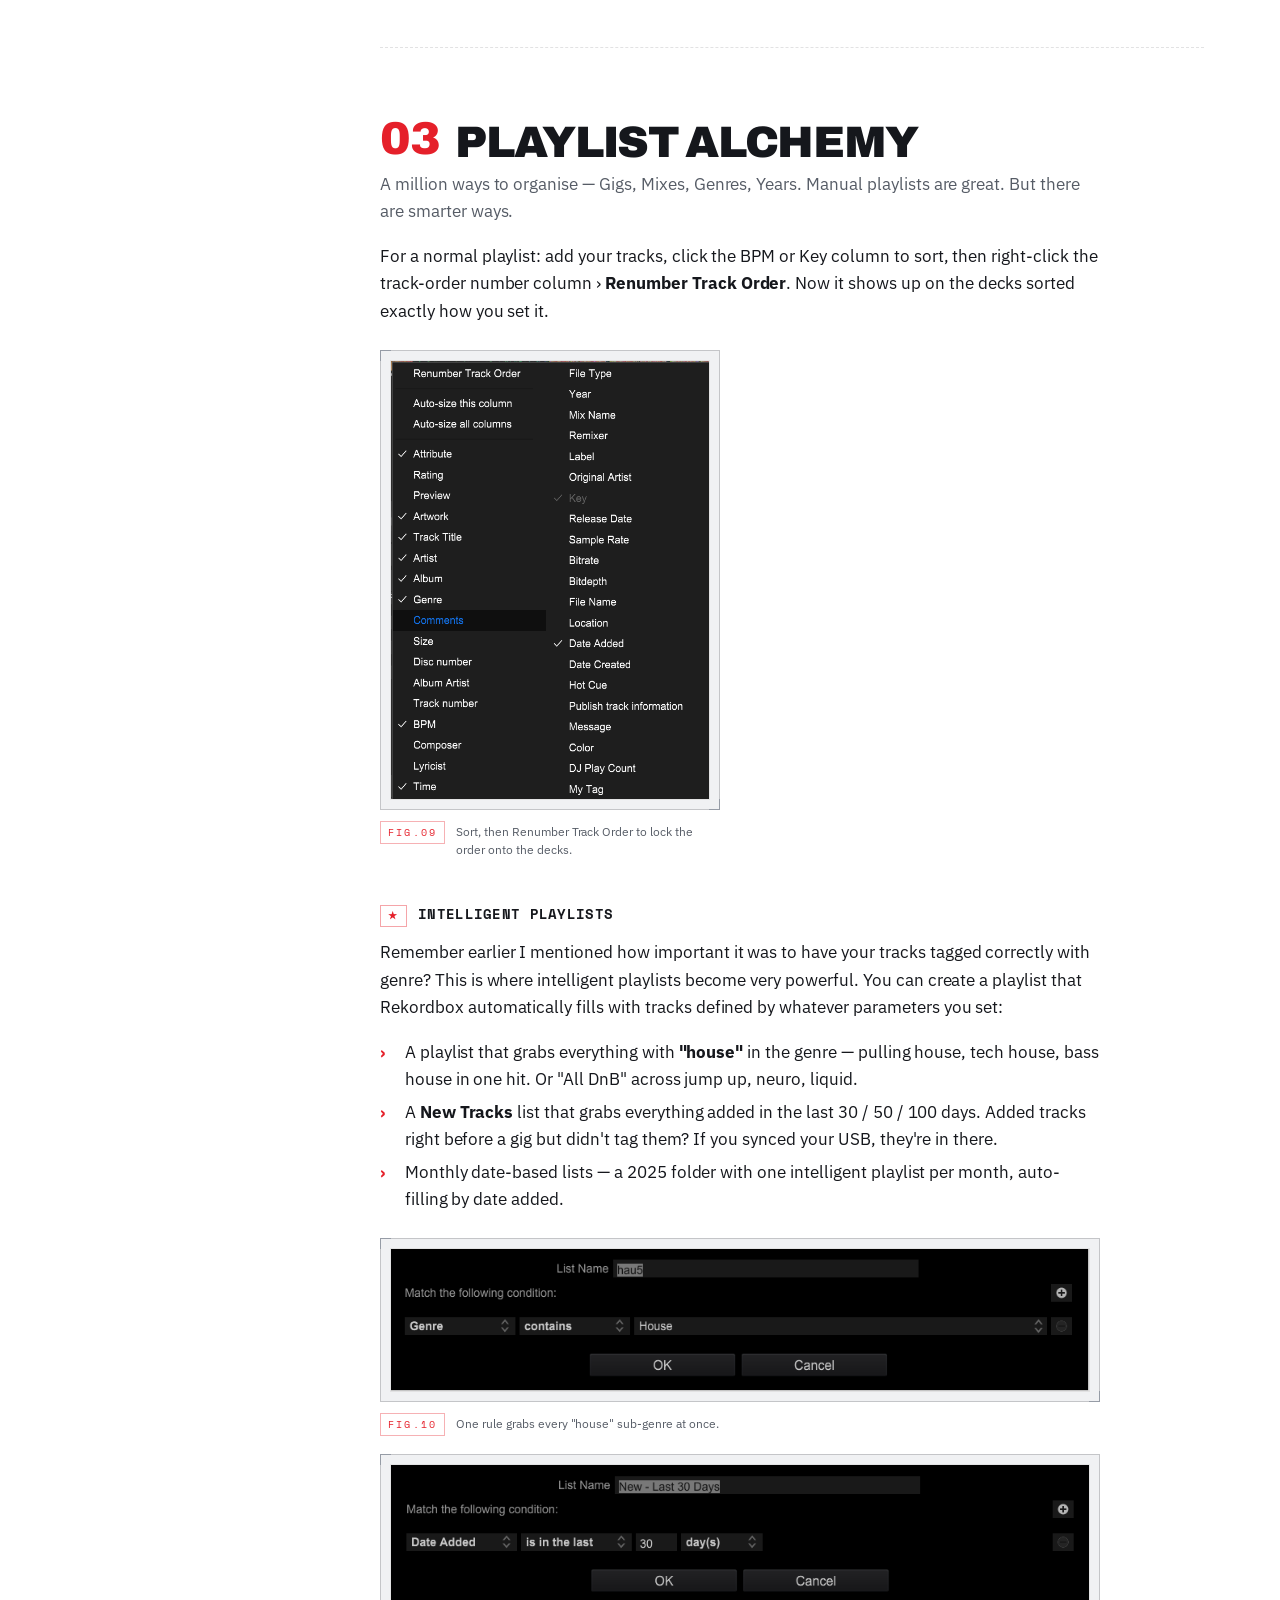
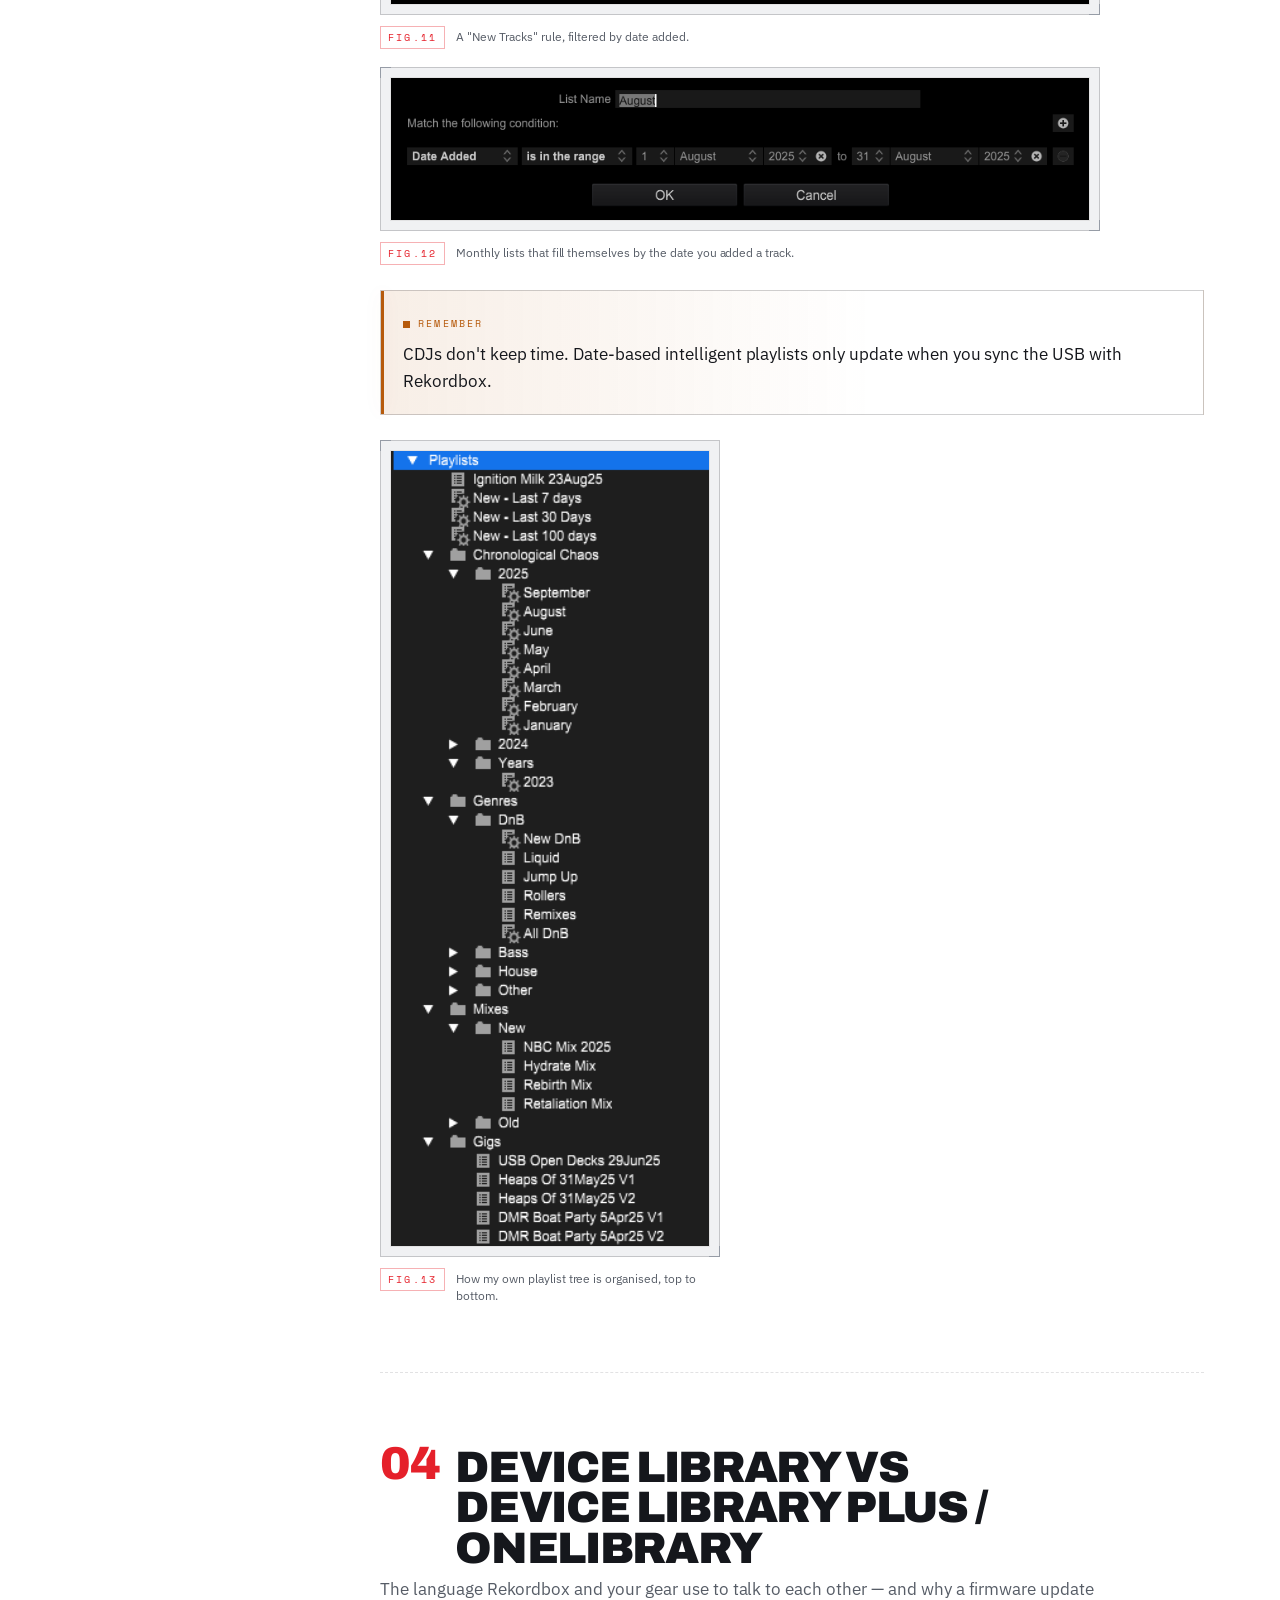
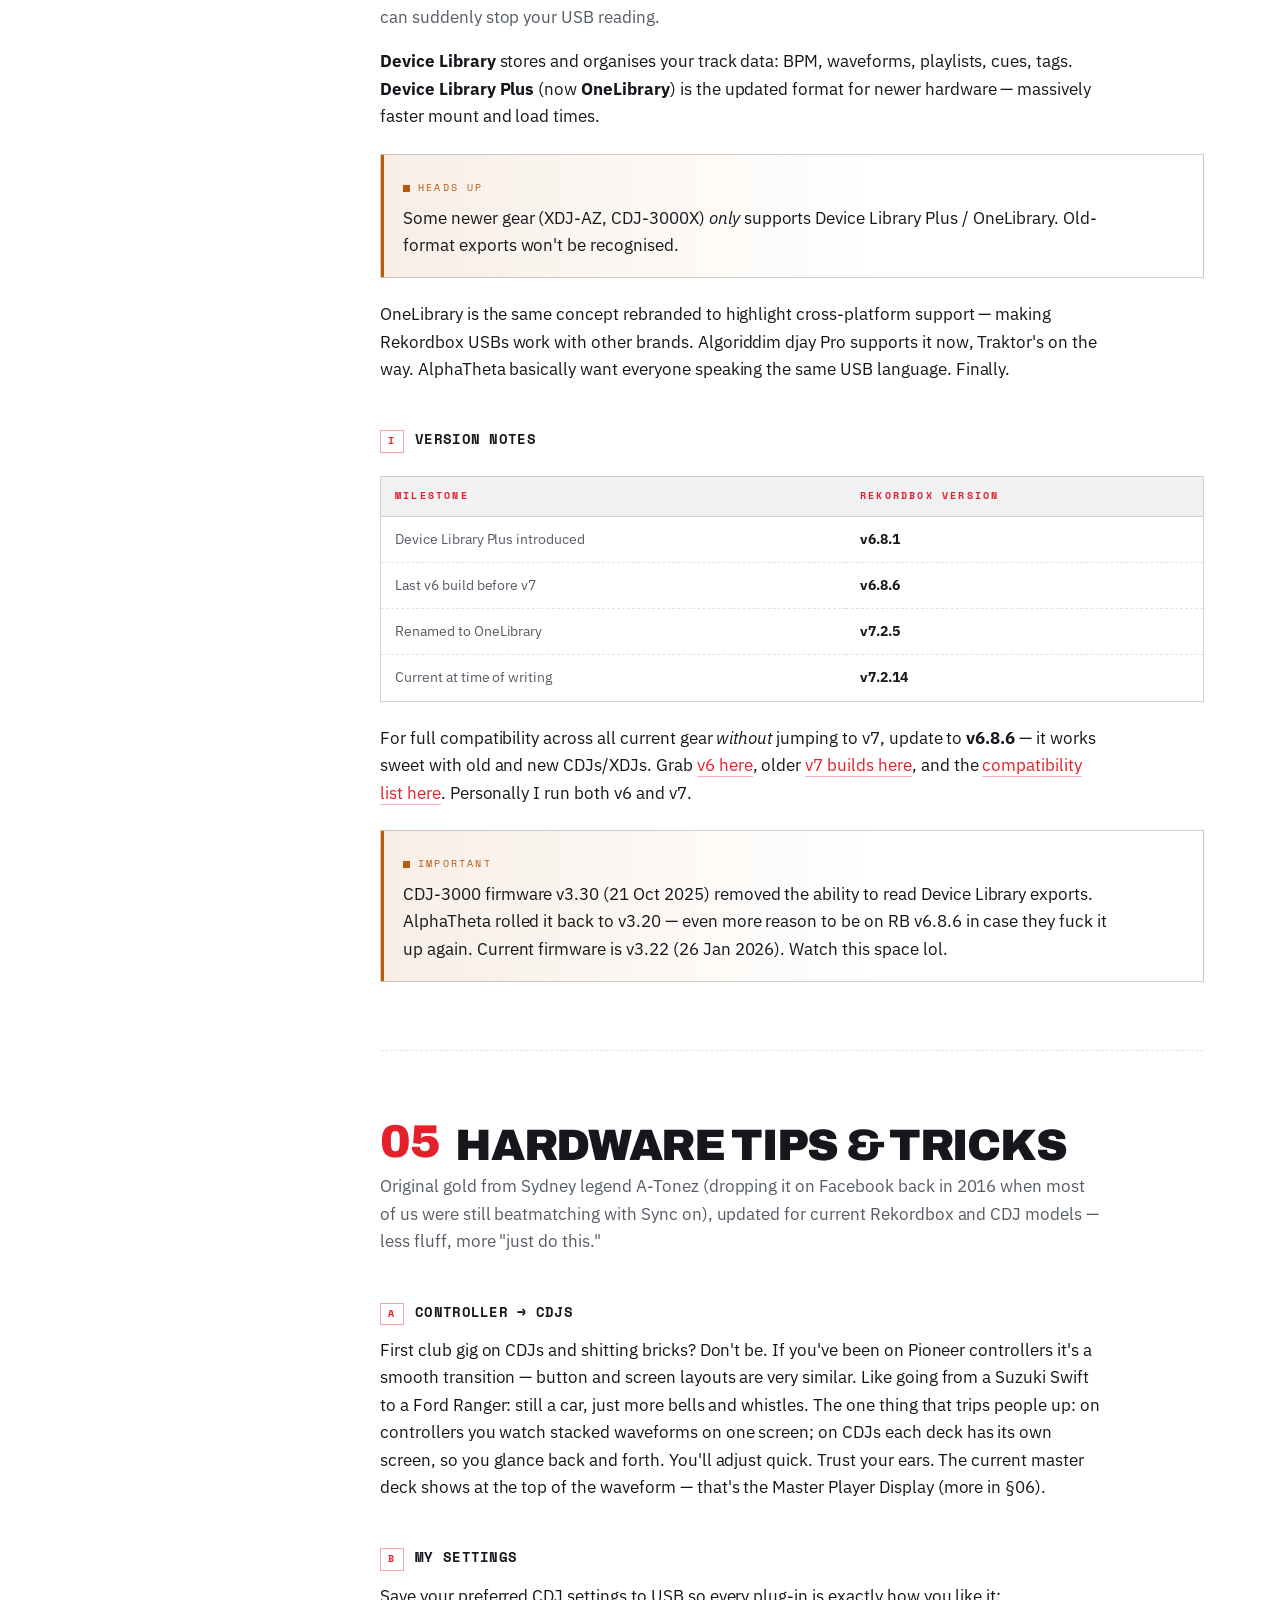
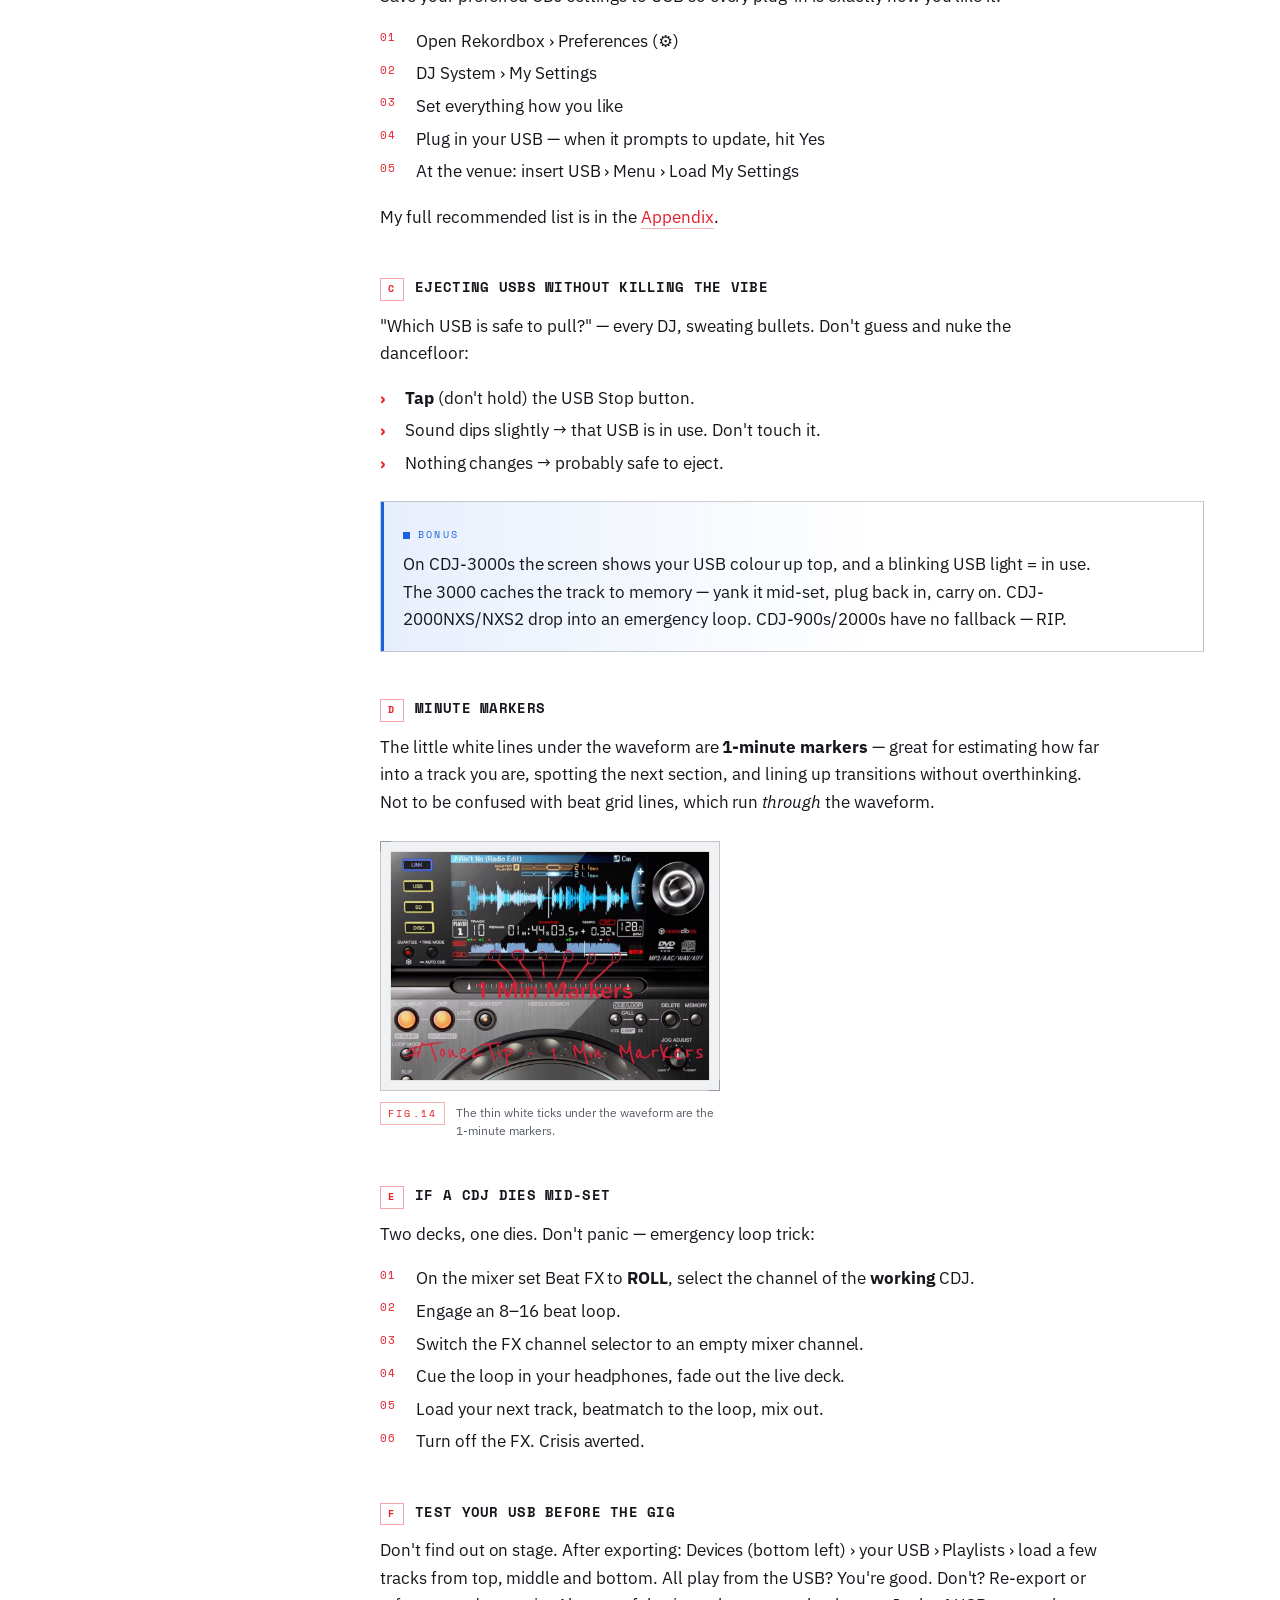
<file: djcheatsheet/index.html>
<!doctype html>
<html lang="en">
<head>
  <meta charset="utf-8" />
  <meta name="viewport" content="width=device-width, initial-scale=1" />

  <title>Splittah's DJ Cheatsheet | A Field Manual for the Booth</title>
  <meta
    name="description"
    content="A practical, slightly unhinged guide to DJing, gear, etiquette and surviving the booth. Pioneer / AlphaTheta + Rekordbox, ten years deep."
  />
  <meta name="color-scheme" content="light" />

  <link rel="canonical" href="https://splittah.com.au/djcheatsheet/" />

<!-- Favicons -->
<link rel="icon" type="image/png" sizes="32x32" href="/favicon-32x32.png">
<link rel="icon" type="image/png" sizes="512x512" href="/favicon-512x512.png">
<link rel="apple-touch-icon" sizes="180x180" href="/apple-touch-icon.png">

  <!-- Open Graph -->
  <meta property="og:type" content="website" />
  <meta property="og:site_name" content="Splittah" />
  <meta property="og:url" content="https://splittah.com.au/djcheatsheet/" />
  <meta property="og:title" content="Splittah's DJ Cheatsheet | A Field Manual for the Booth" />
  <meta
    property="og:description"
    content="A practical, slightly unhinged guide to DJing, gear, etiquette and surviving the booth."
  />
  <meta property="og:image" content="https://splittah.com.au/og-cheatsheet.png" />
  <meta property="og:image:secure_url" content="https://splittah.com.au/og-cheatsheet.png" />
  <meta property="og:image:type" content="image/png" />
  <meta property="og:image:width" content="1200" />
  <meta property="og:image:height" content="630" />
  <meta property="og:image:alt" content="Splittah's DJ Cheatsheet — a field manual for the booth." />

  <!-- Twitter / X -->
  <meta name="twitter:card" content="summary_large_image" />
  <meta name="twitter:title" content="Splittah's DJ Cheatsheet | A Field Manual for the Booth" />
  <meta
    name="twitter:description"
    content="A practical, slightly unhinged guide to DJing, gear, etiquette and surviving the booth."
  />
  <meta name="twitter:image" content="https://splittah.com.au/og-cheatsheet.png" />

  <link rel="preconnect" href="https://fonts.googleapis.com" />
  <link rel="preconnect" href="https://fonts.gstatic.com" crossorigin />
  <link href="https://fonts.googleapis.com/css2?family=Archivo:wght@500;600;800;900&family=IBM+Plex+Sans:ital,wght@0,400;0,500;0,600;0,700;1,400;1,600&family=Space+Mono:ital,wght@0,400;0,700;1,400&display=swap" rel="stylesheet" />

  <link rel="stylesheet" href="../css/main.css">
  <link rel="stylesheet" href="../css/cheatsheet.css">
</head>

<script>
  // Close the site nav menu when clicking outside of it or pressing Escape.
document.addEventListener('DOMContentLoaded', () => {
  const menu = document.querySelector('.site-nav__menu');

  if (!menu) return;

  document.addEventListener('click', (event) => {
    if (menu.open && !menu.contains(event.target)) {
      menu.open = false;
    }
  });

  document.addEventListener('keydown', (event) => {
    if (event.key === 'Escape' && menu.open) {
      menu.open = false;

      const summary = menu.querySelector('summary');
      if (summary) summary.focus();
    }
  });
});
</script>

<body>

<!-- marquee -->
<div class="ticker" aria-hidden="true">
  <div class="ticker__track">
    <span>TEN YEARS EXPERIENCE <b>//</b> PIONEER · ALPHATHETA · REKORDBOX <b>//</b> NAME YOUR FUCKING USB <b>//</b> SET MEMORY CUES <b>//</b> BACK UP YOUR SHIT <b>//</b> THE 6 P'S: PROPER PREPARATION PREVENTS PISS POOR PERFORMANCE <b>//</b>&nbsp;</span>
    <span>TEN YEARS EXPERIENCE <b>//</b> PIONEER · ALPHATHETA · REKORDBOX <b>//</b> NAME YOUR FUCKING USB <b>//</b> SET MEMORY CUES <b>//</b> BACK UP YOUR SHIT <b>//</b> THE 6 P'S: PROPER PREPARATION PREVENTS PISS POOR PERFORMANCE <b>//</b>&nbsp;</span>
  </div>
</div>

<!-- nav -->
 <header class="nav">
  <div class="wrap nav__row">
    <a class="nav__mark" href="/">
  <span class="pulse">●</span> Splittah | DJ Cheatsheet
</a>
    <div class="nav__meta">
      <span class="stamp">FIELD MANUAL / V.01.07</span>
      <a class="nav__top" href="#index">Index</a>
      <nav class="site-nav" aria-label="Site navigation">
  <details class="site-nav__menu">
    <summary>Navigate</summary>

    <ul class="site-nav__list">
            <li><a href="/"><span class="site-nav__n">01</span> Home</a></li>
            <li><a href="/#join"><span class="site-nav__n">↳</span> Join</a></li>
            <li><a href="/#music"><span class="site-nav__n">↳</span> Music</a></li>
            <li><a href="/#tour"><span class="site-nav__n">↳</span> Tour</a></li>
            <li><a href="/#about"><span class="site-nav__n">↳</span> About</a></li>
            <li><a href="/#contact"><span class="site-nav__n">↳</span> Contact</a></li>
            <li><a class="is-active" href="/djcheatsheet/"><span class="site-nav__n">02</span> DJ Cheatsheet</a></li>
            <li><a href="/press/"><span class="site-nav__n">03</span> Press / EPK</a></li>
          </ul>
  </details>
</nav>
    </div>
  </div>
</header>

<!-- HERO -->
<section class="hero">
  <div class="wrap">
    <div class="hero__eyebrow">
      <span class="dot-live">ON AIR</span>
      <span class="stamp">DECK A · MASTER</span>
      <span class="stamp">TRACK LOADED FROM USB</span>
    </div>

    <div class="deck corners">
      <div class="deck__loadrow">
        <span class="stamp">NOW LOADED — <span class="deck__chan">CH 1</span></span>
        <span class="stamp">REKORDBOX EXPORT · FAT32 · USB NAMED</span>
      </div>

      <h1>SPLITTAH'S<br>DJ <em>CHEATSHEET</em></h1>
      <p class="hero__sub">A practical, slightly unhinged guide to DJing, gear, etiquette, and surviving the booth. Pioneer / AlphaTheta and Rekordbox focused.</p>

      <!-- waveform -->
      <svg class="wave" viewBox="0 0 1000 80" preserveAspectRatio="none" role="img" aria-label="Decorative track waveform">
        <defs>
          <linearGradient id="wv" x1="0" y1="0" x2="1" y2="0">
            <stop offset="0" stop-color="#2E6FD0"/><stop offset=".55" stop-color="#5AA6FF"/>
            <stop offset=".56" stop-color="#FFB23E"/><stop offset="1" stop-color="#FFB23E"/>
          </linearGradient>
        </defs>
        <g id="bars" fill="url(#wv)"></g>
        <rect x="556" y="0" width="2" height="80" fill="#E9F1EC" opacity=".75"/>
      </svg>

      <!-- readout -->
      <div class="readout">
        <div class="readout__cell"><div class="readout__k">BPM</div><div class="readout__v">174</div></div>
        <div class="readout__cell"><div class="readout__k">KEY</div><div class="readout__v is-go">4A</div></div>
        <div class="readout__cell"><div class="readout__k">SECTIONS</div><div class="readout__v">14</div></div>
        <div class="readout__cell"><div class="readout__k">TIME REMAIN</div><div class="readout__v is-warn">−∞:∞∞</div></div>
      </div>
    </div>
  </div>
</section>

<!-- BODY -->
<div class="wrap shell">

  <!-- manual-index rail -->
  <aside class="manual-index" id="index">
    <nav class="manual-index--desktop" aria-label="Sections">
      <p class="manual-index__title"><span class="pulse">●</span> MANUAL INDEX / 14 CH</p>
      <ul class="manual-index__list" id="manual-indexList">
        <li><a href="#s01"><span class="manual-index__n">01</span> Sort Your Shit</a></li>
        <li><a href="#s02"><span class="manual-index__n">02</span> Prep It Like You Mean It</a></li>
        <li><a href="#s03"><span class="manual-index__n">03</span> Playlist Alchemy</a></li>
        <li><a href="#s04"><span class="manual-index__n">04</span> Device Library vs OneLibrary</a></li>
        <li><a href="#s05"><span class="manual-index__n">05</span> Hardware Tips &amp; Tricks</a></li>
        <li><a href="#s06"><span class="manual-index__n">06</span> Pro DJ Link</a></li>
        <li><a href="#s07"><span class="manual-index__n">07</span> Bags, Booth &amp; Bunnies</a></li>
        <li><a href="#s08"><span class="manual-index__n">08</span> Break Ya Neck, Not Ya Ears</a></li>
        <li><a href="#s09"><span class="manual-index__n">09</span> Music Pools</a></li>
        <li><a href="#s10"><span class="manual-index__n">10</span> Press Kit / EPK</a></li>
        <li><a href="#s11"><span class="manual-index__n">11</span> Harmonic Mixing</a></li>
        <li><a href="#s12"><span class="manual-index__n">12</span> Moving Your Database</a></li>
        <li><a href="#s13"><span class="manual-index__n">13</span> Backup Your Shit</a></li>
        <li><a href="#s14"><span class="manual-index__n">14</span> Troubleshooting</a></li>
        <li><a href="#sa"><span class="manual-index__n">A</span> Appendix · My Settings</a></li>
        <li><a href="#sb"><span class="manual-index__n">B</span> Appendix · Acknowledgements</a></li>
      </ul>
    </nav>

    <details class="manual-index--mobile">
      <summary>MANUAL INDEX · 14 sections <span aria-hidden="true">▾</span></summary>
      <ul class="manual-index__list">
        <li><a href="#s01"><span class="manual-index__n">01</span> Sort Your Shit</a></li>
        <li><a href="#s02"><span class="manual-index__n">02</span> Prep It Like You Mean It</a></li>
        <li><a href="#s03"><span class="manual-index__n">03</span> Playlist Alchemy</a></li>
        <li><a href="#s04"><span class="manual-index__n">04</span> Device Library vs OneLibrary</a></li>
        <li><a href="#s05"><span class="manual-index__n">05</span> Hardware Tips &amp; Tricks</a></li>
        <li><a href="#s06"><span class="manual-index__n">06</span> Pro DJ Link</a></li>
        <li><a href="#s07"><span class="manual-index__n">07</span> Bags, Booth &amp; Bunnies</a></li>
        <li><a href="#s08"><span class="manual-index__n">08</span> Break Ya Neck, Not Ya Ears</a></li>
        <li><a href="#s09"><span class="manual-index__n">09</span> Music Pools</a></li>
        <li><a href="#s10"><span class="manual-index__n">10</span> Press Kit / EPK</a></li>
        <li><a href="#s11"><span class="manual-index__n">11</span> Harmonic Mixing</a></li>
        <li><a href="#s12"><span class="manual-index__n">12</span> Moving Your Database</a></li>
        <li><a href="#s13"><span class="manual-index__n">13</span> Backup Your Shit</a></li>
        <li><a href="#s14"><span class="manual-index__n">14</span> Troubleshooting</a></li>
        <li><a href="#sa"><span class="manual-index__n">A</span> Appendix · My Settings</a></li>
        <li><a href="#sb"><span class="manual-index__n">B</span> Appendix · Acknowledgements</a></li>
      </ul>
    </details>
  </aside>

  <!-- CONTENT -->
  <main class="content">

    <!-- INTRO -->
    <div class="intro">
      <p>So you wanna be a DJ? <span class="lead">Sick, you're in the right place.</span>
        <br>Already spinning but want to level up? <span class="lead">Even better.</span></p>
      <p>I wrote this to help DJs sharpen their skills, fix common mistakes, and learn the little tricks that save your ass when shit inevitably goes wrong — whether you're brand new or 10 years deep.</p>
      <p>I've been DJing for 10 years across clubs, house parties, festivals and way too many 5am kickons. This is everything I wish I had known earlier. DJing gets surprisingly technical and there are heaps of quality-of-life hacks no one warns you about. This'll save you time, fill in the gaps, and make your life easier behind the decks.</p>
      <p>Over the years this guide has found its way into the hands of brand new DJs, seasoned locals and international touring artists. The goal's always been the same: save people time, help them avoid the common mistakes, and make the booth a little less intimidating.</p>
      <p>Most of what follows is geared toward Pioneer DJ / AlphaTheta equipment and Rekordbox workflows, and I'm assuming you already know how to press play and beatmatch.</p>
      <p>If you CBF reading manuals — good, you're my target audience. But trust me: knowing your gear inside and out makes a <em>massive</em> difference, and that's exactly what this guide is here for. Let's get stuck in.</p>
    </div>

    <!-- 01 -->
    <section class="sec" id="s01">
      <div class="sec__head"><span class="sec__num">01</span><h2 class="sec__h">Sort Your Shit:<br>Files, Drives &amp; USB Survival</h2></div>
      <p class="sec__kicker">It's important to get your infrastructure set up properly — the basis on which you build your digital library, your Rekordbox music collection.</p>

      <div class="sub">
        <div class="sub__h"><span class="sub__tag">A</span> Choosing your music file types &amp; quality</div>
        <p>Getting good quality tracks is one of, if not the most important thing about DJing, so let's start there. I want to make one thing very, very clear: YouTube and Soundcloud rips sound like shit on a club system. They're fine for practicing at home, but that's a slippery slope, and I guarantee you'll never replace them with higher-quality copies like you keep telling yourself you will. Just don't do it.</p>
        <p>Beatport, Bandcamp and Soundcloud free downloads are your friends. At an absolute minimum, you want <strong>320kbps MP3</strong> files. Lossless files like WAVs are great, but they eat USB space quick. FYI, iTunes provides files in 256kb AAC, which is slightly better sound quality than a 320kb MP3 file. Still perfectly fine for DJing, but check the compatibility with the decks you'll be playing on. I'll touch on this later. You can see the bitrate of your tracks once you've imported them into Rekordbox by right-clicking your columns in the browser and making sure that bitrate is ticked.</p>
      </div>

      <div class="sub">
        <div class="sub__h"><span class="sub__tag">B</span> Hard drives</div>
        <p>Most people start building their library just on their computer's internal hard drive, which is fine when starting out, but as your collection grows you might find yourself running out of space very quickly — especially if you use the computer for other things like gaming or work. Most professional DJs use external hard drives to get around this. Their music collection and Rekordbox database live on an external hard drive. This method brings a number of benefits:</p>
        <ol>
          <li>If your computer dies or you upgrade and purchase a new computer, you can easily download Rekordbox, plug in your external drive, select the database on it and you're back up and running in less than 10 mins.</li>
          <li>It's easy to create backups of your music collection. Just clone the entire drive — no need to individually select folders on your PC to copy.</li>
        </ol>
        <p>Let's start with the hard drive format. I recommend <strong>exFAT</strong> for your music collection (FAT32 for your USBs, but I'll talk about that later) because exFAT is compatible with both Mac and Windows. You never know what route you'll go down in future, so it's good to be flexible now (hell, I went from Android to Apple and Windows to Mac). Use your chosen OS's built-in tools to format the hard drive and name it <em>"YOURDJNAME's Drive"</em>.</p>
        <p>Next, open Rekordbox and navigate to Preferences using either the gear symbol in the top right or File › Preferences (instructions can vary based on Rekordbox version and OS). Navigate to the Advanced tab (three dots) then Database management, and select your newly formatted external drive. As you have no tracks imported yet this will be quick (I cover moving your library in §12 — warning: the process sucks). Check it worked by navigating to your hard drive in Finder/File Explorer and seeing if a <strong>PIONEER</strong> folder has been created. If there is, excellent. Create a new folder called <strong>Music</strong> or <strong>Contents</strong> or <strong>Rekordbox Library</strong> on the root of the drive, not within the Pioneer folder. This is where you'll move your music files before importing them into Rekordbox.</p>
        <div class="call call--warn">
          <div class="call__tag">Fuck-up to avoid</div>
          <p>Don't just download your tracks and drag them from the Downloads folder into Rekordbox. Some PC cleanup tools will just straight up delete everything in there to free up space on your PC.</p>
        </div>
      </div>

      <div class="sub">
        <div class="sub__h"><span class="sub__tag">C</span> Drive quality</div>
        <p>Next, let's talk about USB flash drives and, by extension, SD cards. You'll want to buy good quality USB-A / USB-C (or combo) flash drives and/or SD cards (normal size, not micro SD). Buy multiple — I take 4 USBs to my gigs and an SD card or two. Brand names like <strong>SanDisk</strong> or <strong>Samsung</strong> are the way to go: less chance of it corrupting on you when you show up to the gig, and even if one or two do corrupt, you have backups. (Chuck a colourful loop or charm on your USBs so you know which ones are yours.) Also, it's not a bad idea in this day and age to buy a USB that has USB-A on one end and USB-C on the other, as there are heaps of new laptops these days that only have USB-C.</p>
        <p>SD cards, you ask? Why? CDJs up to the CDJ-3000 (the 3000X replaced the SD card slot with USB-C) can also accept these! Three main benefits:</p>
        <ul>
          <li>Your fellow DJs can't accidentally pull out your SD card. Everyone has done it — I've done it to other people and they've done it to me.</li>
          <li>USB thieves. I've seen plenty of videos on the internet of the crowd stealing USBs out of the decks, and even people in the booth. It's always good to carry some on you.</li>
          <li>Flash quality. Manufacturers tend to use better-quality flash for their SD cards, as they are used for photography and videography mostly.</li>
        </ul>
        <div class="call call--go">
          <div class="call__tag">Got any recommendations on good quality USBs / SD cards? Absolutely</div>
          <p><a href="https://www.amazon.com.au/SanDisk-128GB-Ultra-Flash-Drive/dp/B00P8XQPY4/?th=1">SanDisk Ultra USB 3.0</a> · <a href="https://www.amazon.com.au/Samsung-BAR-Plus-128GB-MUF-128BE3/dp/B07BPK3XWW/?th=1">Samsung Bar Plus USB 3.1</a> · <a href="https://www.amazon.com.au/SanDisk-128GB-Extreme-UHS-I-Memory/dp/B09X7FXHVJ">SanDisk Extreme Pro SD Card</a></p>
        </div>
      </div>

      <div class="sub">
        <div class="sub__h"><span class="sub__tag">D</span> USB / SD card formatting</div>
        <p>Not all CDJs can read all file system formats — a pain in the ass, I know. Modern Windows computers use NTFS or exFAT, and Macs use HFS+ (MacOS Extended Journaled). Macs can read NTFS thumb drives but can't write to them; PCs can't read or write HFS+ at all. (HFS+ is shitloads better, just a heads up — quicker read/write times and less prone to corruption.)</p>
        <p>However, there's one file system both Macs and PCs can read and write to: <strong>FAT32</strong>. Pioneer / AlphaTheta's CDJ media players can also read music from FAT32 drives (FAT16 and HFS+ are included too). For compatibility, format your sticks and cards with FAT32 — it's the only format all CDJs support. You never know what equipment will be there when you rock up, so it pays to be prepared; you don't want to show up expecting to play on 3000s and find your USBs don't work because you formatted them with exFAT. Windows cannot natively format over 32GB with FAT32, so I recommend using <a href="https://rufus.ie/">Rufus</a> (most reliable), the <a href="https://hp-usb-disk-storage-format-tool.en.softonic.com/?ex=RAMP-2639.0">HP Disk Storage Format Tool</a> or <a href="https://fat32-format.en.softonic.com/?ex=RAMP-2639.0">FAT32 Format</a>. Mac can do it natively.</p>
        <p>Select <strong>MS-DOS (FAT32)</strong> when formatting your USB, not exFAT, and make sure <strong>MBR</strong> is selected as the partition scheme instead of GPT/GUID. Make sure you reformat your brand-new USB drives, as they may be formatted as GPT/GUID from the factory. <a href="https://cookingtechno.com/cdj-audio-export/">Click here for a full list of CDJ format compatibility.</a></p>
      </div>

      <div class="sub">
        <div class="sub__h"><span class="sub__tag">E</span> Name your fucking USB, for fuck sake</div>
        <figure class="fig">
          <div class="fig__mount corners"><img src="/img/image01.png" width="624" height="233" loading="lazy" alt="Rekordbox device settings showing the USB volume name and background colour"></div>
          <figcaption><span class="fig__tag">FIG.01</span><span>Name the USB and set a background colour here — it carries through to the deck menus and the USB light on newer CDJs.</span></figcaption>
        </figure>
        <div class="note">
          <div class="note__who">FANNCO'S NOTES</div>
          <p>Name your fucking USB drive, holy fuck. Set it to your DJ name, phone number or some other way to contact you — even put both your DJ name and mobile number in here. Please. Also set your USB a background colour while you're on this page: this is the background colour of your USB when browsing through menus, and it also shows up in the USB light of newer CDJs.</p>
        </div>
        <div class="note">
          <div class="note__who">SPLITTAH'S NOTES</div>
          <p>Seconding both these points. It's important to be able to easily tell which USB is yours when playing B2B, or if it gets left next to a CDJ in the DJ booth. I've had a USB returned to me because I named it, had a unique attachment on it, and a friend picked it up. Keaton and Julia, I'm looking at you. NAME YOUR USB'S.</p>
        </div>
      </div>
    </section>

    <!-- 02 -->
    <section class="sec" id="s02">
      <div class="sec__head"><span class="sec__num">02</span><h2 class="sec__h">Prep It Like You Mean It</h2></div>
      <p class="sec__kicker">Now you've got your good quality tracks and your infrastructure set up, you need to combine the two — let's import your music into Rekordbox.</p>
      <p>You'll want all your files in one music folder on your external drive (subfolders are okay if you want) to assist Rekordbox in locating files if they ever go missing. Once you've copied your music onto your hard drive, drag and drop them into your collection in Rekordbox.</p>

      <div class="sub">
        <div class="sub__h"><span class="sub__tag">A</span> Music analysis</div>
        <p>You'll get a pop-up box asking how you want your music analysed. You'll have options for BPM, Key and a couple of others for advanced features most DJs don't use: Phrase, Vocal and Cue (AlphaTheta charge a subscription fee for Vocal and Cue analysis, I believe). If you primarily play hip-hop and R&amp;B you'll want your BPM range lower, but if you play high-speed music like Drum and Bass or Hardstyle you'll want a high BPM range. For example, with <strong>78–155</strong> selected, your DnB tracks will most likely be analysed at 87 BPM, not the 174 BPM most DnB actually is. (I know Kaliopi DJs at half time — 140 at 70 BPM and DnB at 87 BPM — but that's down to personal preference.) I'd have <strong>Key</strong> ticked too; it's important for harmonic mixing, which I'll touch on later.</p>
        <div class="fig-row fig-row--2">
          <figure class="fig"><div class="fig__mount corners"><img src="/img/image02.png" width="294" height="266" loading="lazy" alt="Rekordbox analysis settings dialog"></div><figcaption><span class="fig__tag">FIG.02</span><span>The analysis pop-up — pick BPM, Key and the advanced options.</span></figcaption></figure>
          <figure class="fig"><div class="fig__mount corners"><img src="/img/image03.png" width="618" height="366" loading="lazy" alt="Rekordbox BPM range and key analysis preferences"></div><figcaption><span class="fig__tag">FIG.03</span><span>Set the BPM range to suit your genres, and keep Key ticked.</span></figcaption></figure>
        </div>
        <div class="call call--warn">
          <div class="call__tag">Watch out</div>
          <p>Be wary of <strong>dynamic analysis</strong>. This won't have a consistent BPM when you play your track out — it'll vary by a couple of decimal points as the track plays (e.g. a 120bpm track shows 120.2, 120.1, 119.8). But it is useful for older tracks that weren't produced on modern software.</p>
        </div>
        <figure class="fig"><div class="fig__mount corners"><img src="/img/image04.png" width="621" height="128" loading="lazy" alt="Dynamic analysis waveform in Rekordbox"></div><figcaption><span class="fig__tag">FIG.04</span><span>Dynamic analysis — the BPM reading wanders as the track plays.</span></figcaption></figure>
      </div>

      <div class="sub">
        <div class="sub__h"><span class="sub__tag">B</span> Track tagging</div>
        <p>Now there are a few things to double-check on your tracks. Make sure they're tagged with artist, track title and genre correctly. This makes it a lot easier when scrolling through your tracks — especially when you can't find the one you want and use the search function. Genre will be important when setting up playlists. The best way to name your tracks:</p>
        <ul>
          <li><strong>Title:</strong> Original Track Name (Original / Extended / VIP Mix / XYZ Remix)</li>
          <li><strong>Artist:</strong> Original artist</li>
          <li><strong>Genre:</strong> insert the sub-genre here</li>
        </ul>
        <p>For example, if it's a tech house track you'd have <strong>Tech House</strong> as the genre, not just House — and you'll see why later. If you're unsure of the genre, just try and fit it into a category as best you can.</p>
        <figure class="fig"><div class="fig__mount corners"><img src="/img/image05.png" width="624" height="24" loading="lazy" alt="A correctly tagged track row in Rekordbox"></div><figcaption><span class="fig__tag">FIG.05</span><span>A clean tag: title, original artist, specific sub-genre.</span></figcaption></figure>
      </div>

      <div class="sub">
        <div class="sub__h"><span class="sub__tag">C</span> BPM &amp; beat grid</div>
        <p>Next, check your BPM and beat grid have been correctly analysed. Rekordbox is generally pretty good, but it's not always 100% accurate getting beat grids exactly at the start of a kick. Most dance music is 4×4 — four beats make up a bar, and there are usually four bars per section or a multiple of that: <strong>4, 8, 12, 16, 24, 32 bars</strong> are the most common. Set the red <strong>bar line</strong> (not just the white beat line) to the start of the kick:</p>
        <ol>
          <li>Drag the track so the red line aligns with the kick.</li>
          <li>Hit <strong>GRID</strong> (bottom left), click grid snap.</li>
          <li>If needed: <strong>×2</strong> to double BPM, <strong>C</strong> to cue and snap, then <strong>×1/2</strong> back to normal.</li>
        </ol>
        <figure class="fig fig--narrow"><div class="fig__mount corners"><img src="/img/image06.png" width="254" height="140" loading="lazy" alt="Waveform showing the start of a kick drum"></div><figcaption><span class="fig__tag">FIG.06</span><span>The kick — the transient you're gridding to.</span></figcaption></figure>
        <figure class="fig"><div class="fig__mount corners"><img src="/img/image07.png" width="624" height="203" loading="lazy" alt="Red bar line aligned to the start of the kick"></div><figcaption><span class="fig__tag">FIG.07</span><span>Align the red bar line (not just the white beat line) to the kick.</span></figcaption></figure>
        <p>On high-BPM tracks the grid is often half a beat off — hit <strong>×2</strong>, drag the marker near the right kick, and with Quantize on (<kbd>Q</kbd>) hit <kbd>C</kbd> to snap, grid-snap, then <strong>×1/2</strong>. Way faster than zooming all the way in. For tracks that change BPM (Sub Focus &amp; John Summit "Go Back", drumstep, edits) set the BPM manually and drop a change marker — find a YouTube walkthrough and practise on a simple house track first.</p>
        <figure class="fig"><div class="fig__mount corners"><img src="/img/image08.png" width="624" height="91" loading="lazy" alt="Rekordbox grid edit toolbar with x2, snap and analysis lock"></div><figcaption><span class="fig__tag">FIG.08</span><span>Grid tools — ×2 / ×1/2, grid-snap, and the analysis lock on the right.</span></figcaption></figure>
        <div class="call call--go">
          <div class="call__tag">Pro tip</div>
          <p>Hit <strong>analysis lock</strong> when you're done. It stops you nudging the grid by accident, and tells you at a glance the track's been prepped.</p>
        </div>
      </div>

      <div class="sub">
        <div class="sub__h"><span class="sub__tag">D</span> Memory cues</div>
        <p>Dumb lazy DJs don't set memory cues. Smart lazy DJs set memory cues. Your last track is ending soon and you want to start a new one from a specific point in the track? You can either use the Search buttons on your decks to get where you want, or just skip straight to it by hitting the <strong>Cue Call</strong> button on the top right of your platter. Save yourself time, stress and embarrassment.</p>
        <p>With your grid set and Quantize on, you can cue a whole track in under 30 seconds. Load it up, then: <kbd>Space</kbd> play/pause, <kbd>C</kbd> cue + snap, <kbd>M</kbd> store memory cue, <kbd>Q</kbd> quantize, arrows to search. Play → pause at the spot → <kbd>C</kbd> → <kbd>Space</kbd> → <kbd>M</kbd>. Much faster than doing it on the decks and syncing back.</p>
        <p>You can also save <strong>memory loops</strong>: set the in and out points and store like a cue. <strong>Auto</strong> loops fire as you reach them; <strong>non-auto</strong> loops only trigger when you call them.</p>
        <div class="call call--go">
          <div class="call__tag">Advanced shortcuts · thank you Tai, GOAT</div>
          <p>Settings › Keyboard › Player A:</p>
        </div>
        <div class="kbd-grid">
          <div class="kbd-row"><span>Next track</span><span class="keys"><kbd>Shift</kbd><kbd>S</kbd></span></div>
          <div class="kbd-row"><span>Previous track</span><span class="keys"><kbd>Shift</kbd><kbd>W</kbd></span></div>
          <div class="kbd-row"><span>Memory cue</span><span class="keys"><kbd>W</kbd></span></div>
          <div class="kbd-row"><span>Loop in</span><span class="keys"><kbd>F</kbd></span></div>
          <div class="kbd-row"><span>Set hot cue A–D</span><span class="keys"><kbd>1</kbd><kbd>2</kbd><kbd>3</kbd><kbd>4</kbd></span></div>
          <div class="kbd-row"><span>Clear hot cue A–D</span><span class="keys"><kbd>Ctrl</kbd><kbd>1–4</kbd></span></div>
          <div class="kbd-row"><span>Call next / prev memory cue</span><span class="keys"><kbd>E</kbd><kbd>Q</kbd></span></div>
          <div class="kbd-row"><span>Delete memory cue</span><span class="keys"><kbd>X</kbd></span></div>
          <div class="kbd-row"><span>Jump forward / reverse</span><span class="keys"><kbd>D</kbd><kbd>A</kbd></span></div>
        </div>
        <p>Loop In can stay on <kbd>I</kbd> as well. And <kbd>4</kbd> doubles as the 4-beat loop — if you want to keep it for that, set Hot Cue D (and its clear) to <kbd>T</kbd> / <kbd>Ctrl</kbd>+<kbd>T</kbd> instead. Thank you Tai, GOAT.</p>
      </div>
    </section>

    <!-- 03 -->
    <section class="sec" id="s03">
      <div class="sec__head"><span class="sec__num">03</span><h2 class="sec__h">Playlist Alchemy</h2></div>
      <p class="sec__kicker">A million ways to organise — Gigs, Mixes, Genres, Years. Manual playlists are great. But there are smarter ways.</p>
      <p>For a normal playlist: add your tracks, click the BPM or Key column to sort, then right-click the track-order number column › <strong>Renumber Track Order</strong>. Now it shows up on the decks sorted exactly how you set it.</p>
      <figure class="fig fig--narrow"><div class="fig__mount corners"><img src="/img/image09.png" width="350" height="272" loading="lazy" alt="Right-click menu with Renumber Track Order in Rekordbox"></div><figcaption><span class="fig__tag">FIG.09</span><span>Sort, then Renumber Track Order to lock the order onto the decks.</span></figcaption></figure>

      <div class="sub">
        <div class="sub__h"><span class="sub__tag">★</span> Intelligent playlists</div>
        <p>Remember earlier I mentioned how important it was to have your tracks tagged correctly with genre? This is where intelligent playlists become very powerful. You can create a playlist that Rekordbox automatically fills with tracks defined by whatever parameters you set:</p>
        <ul>
          <li>A playlist that grabs everything with <strong>"house"</strong> in the genre — pulling house, tech house, bass house in one hit. Or "All DnB" across jump up, neuro, liquid.</li>
          <li>A <strong>New Tracks</strong> list that grabs everything added in the last 30 / 50 / 100 days. Added tracks right before a gig but didn't tag them? If you synced your USB, they're in there.</li>
          <li>Monthly date-based lists — a 2025 folder with one intelligent playlist per month, auto-filling by date added.</li>
        </ul>
        <div class="fig-row">
          <figure class="fig"><div class="fig__mount corners"><img src="/img/image10.png" width="624" height="127" loading="lazy" alt="Intelligent playlist rule matching house in the genre"></div><figcaption><span class="fig__tag">FIG.10</span><span>One rule grabs every "house" sub-genre at once.</span></figcaption></figure>
          <figure class="fig"><div class="fig__mount corners"><img src="/img/image11.png" width="624" height="125" loading="lazy" alt="Intelligent playlist for recently added tracks"></div><figcaption><span class="fig__tag">FIG.11</span><span>A "New Tracks" rule, filtered by date added.</span></figcaption></figure>
          <figure class="fig"><div class="fig__mount corners"><img src="/img/image12.png" width="624" height="127" loading="lazy" alt="Monthly date-based intelligent playlist rule"></div><figcaption><span class="fig__tag">FIG.12</span><span>Monthly lists that fill themselves by the date you added a track.</span></figcaption></figure>
        </div>
        <div class="call call--warn">
          <div class="call__tag">Remember</div>
          <p>CDJs don't keep time. Date-based intelligent playlists only update when you sync the USB with Rekordbox.</p>
        </div>
        <figure class="fig fig--narrow"><div class="fig__mount corners"><img src="/img/image13.png" width="252" height="630" loading="lazy" alt="Splittah's Rekordbox playlist folder structure"></div><figcaption><span class="fig__tag">FIG.13</span><span>How my own playlist tree is organised, top to bottom.</span></figcaption></figure>
      </div>
    </section>

    <!-- 04 -->
    <section class="sec" id="s04">
      <div class="sec__head"><span class="sec__num">04</span><h2 class="sec__h">Device Library vs<br>Device Library Plus / OneLibrary</h2></div>
      <p class="sec__kicker">The language Rekordbox and your gear use to talk to each other — and why a firmware update can suddenly stop your USB reading.</p>
      <p><strong>Device Library</strong> stores and organises your track data: BPM, waveforms, playlists, cues, tags. <strong>Device Library Plus</strong> (now <strong>OneLibrary</strong>) is the updated format for newer hardware — massively faster mount and load times.</p>
      <div class="call call--warn">
        <div class="call__tag">Heads up</div>
        <p>Some newer gear (XDJ-AZ, CDJ-3000X) <em>only</em> supports Device Library Plus / OneLibrary. Old-format exports won't be recognised.</p>
      </div>
      <p>OneLibrary is the same concept rebranded to highlight cross-platform support — making Rekordbox USBs work with other brands. Algoriddim djay Pro supports it now, Traktor's on the way. AlphaTheta basically want everyone speaking the same USB language. Finally.</p>

      <div class="sub">
        <div class="sub__h"><span class="sub__tag">i</span> Version notes</div>
        <div class="tbl-wrap"><table>
          <thead><tr><th>Milestone</th><th>Rekordbox version</th></tr></thead>
          <tbody>
            <tr><td>Device Library Plus introduced</td><td><strong>v6.8.1</strong></td></tr>
            <tr><td>Last v6 build before v7</td><td><strong>v6.8.6</strong></td></tr>
            <tr><td>Renamed to OneLibrary</td><td><strong>v7.2.5</strong></td></tr>
            <tr><td>Current at time of writing</td><td><strong>v7.2.14</strong></td></tr>
          </tbody>
        </table></div>
        <p>For full compatibility across all current gear <em>without</em> jumping to v7, update to <strong>v6.8.6</strong> — it works sweet with old and new CDJs/XDJs. Grab <a href="https://support.pioneerdj.com/hc/en-us/articles/8112764645785-I-want-to-use-previous-rekordbox-ver-6">v6 here</a>, older <a href="https://rekordbox.com/en/support/faq/v7/#faq-q700017">v7 builds here</a>, and the <a href="https://rekordbox.com/en/support/usb-export/">compatibility list here</a>. Personally I run both v6 and v7.</p>
        <div class="call call--warn">
          <div class="call__tag">Important</div>
          <p>CDJ-3000 firmware v3.30 (21 Oct 2025) removed the ability to read Device Library exports. AlphaTheta rolled it back to v3.20 — even more reason to be on RB v6.8.6 in case they fuck it up again. Current firmware is v3.22 (26 Jan 2026). Watch this space lol.</p>
        </div>
      </div>
    </section>

    <!-- 05 -->
    <section class="sec" id="s05">
      <div class="sec__head"><span class="sec__num">05</span><h2 class="sec__h">Hardware Tips &amp; Tricks</h2></div>
      <p class="sec__kicker">Original gold from Sydney legend A-Tonez (dropping it on Facebook back in 2016 when most of us were still beatmatching with Sync on), updated for current Rekordbox and CDJ models — less fluff, more "just do this."</p>

      <div class="sub">
        <div class="sub__h"><span class="sub__tag">A</span> Controller → CDJs</div>
        <p>First club gig on CDJs and shitting bricks? Don't be. If you've been on Pioneer controllers it's a smooth transition — button and screen layouts are very similar. Like going from a Suzuki Swift to a Ford Ranger: still a car, just more bells and whistles. The one thing that trips people up: on controllers you watch stacked waveforms on one screen; on CDJs each deck has its own screen, so you glance back and forth. You'll adjust quick. Trust your ears. The current master deck shows at the top of the waveform — that's the Master Player Display (more in §06).</p>
      </div>

      <div class="sub">
        <div class="sub__h"><span class="sub__tag">B</span> My Settings</div>
        <p>Save your preferred CDJ settings to USB so every plug-in is exactly how you like it:</p>
        <ol>
          <li>Open Rekordbox › Preferences (⚙)</li>
          <li>DJ System › My Settings</li>
          <li>Set everything how you like</li>
          <li>Plug in your USB — when it prompts to update, hit Yes</li>
          <li>At the venue: insert USB › Menu › Load My Settings</li>
        </ol>
        <p>My full recommended list is in the <a href="#appendix">Appendix</a>.</p>
      </div>

      <div class="sub">
        <div class="sub__h"><span class="sub__tag">C</span> Ejecting USBs without killing the vibe</div>
        <p>"Which USB is safe to pull?" — every DJ, sweating bullets. Don't guess and nuke the dancefloor:</p>
        <ul>
          <li><strong>Tap</strong> (don't hold) the USB Stop button.</li>
          <li>Sound dips slightly → that USB is in use. Don't touch it.</li>
          <li>Nothing changes → probably safe to eject.</li>
        </ul>
        <div class="call call--go">
          <div class="call__tag">Bonus</div>
          <p>On CDJ-3000s the screen shows your USB colour up top, and a blinking USB light = in use. The 3000 caches the track to memory — yank it mid-set, plug back in, carry on. CDJ-2000NXS/NXS2 drop into an emergency loop. CDJ-900s/2000s have no fallback — RIP.</p>
        </div>
      </div>

      <div class="sub">
        <div class="sub__h"><span class="sub__tag">D</span> Minute markers</div>
        <p>The little white lines under the waveform are <strong>1-minute markers</strong> — great for estimating how far into a track you are, spotting the next section, and lining up transitions without overthinking. Not to be confused with beat grid lines, which run <em>through</em> the waveform.</p>
        <figure class="fig fig--narrow"><div class="fig__mount corners"><img src="/img/image14.png" width="340" height="244" loading="lazy" alt="CDJ waveform showing the minute markers beneath it"></div><figcaption><span class="fig__tag">FIG.14</span><span>The thin white ticks under the waveform are the 1-minute markers.</span></figcaption></figure>
      </div>

      <div class="sub">
        <div class="sub__h"><span class="sub__tag">E</span> If a CDJ dies mid-set</div>
        <p>Two decks, one dies. Don't panic — emergency loop trick:</p>
        <ol>
          <li>On the mixer set Beat FX to <strong>ROLL</strong>, select the channel of the <strong>working</strong> CDJ.</li>
          <li>Engage an 8–16 beat loop.</li>
          <li>Switch the FX channel selector to an empty mixer channel.</li>
          <li>Cue the loop in your headphones, fade out the live deck.</li>
          <li>Load your next track, beatmatch to the loop, mix out.</li>
          <li>Turn off the FX. Crisis averted.</li>
        </ol>
      </div>

      <div class="sub">
        <div class="sub__h"><span class="sub__tag">F</span> Test your USB before the gig</div>
        <p>Don't find out on stage. After exporting: Devices (bottom left) › your USB › Playlists › load a few tracks from top, middle and bottom. All play from the USB? You're good. Don't? Re-export or reformat and try again. Always safely eject, always carry backups — I take 4 USBs everywhere.</p>
      </div>

      <div class="sub">
        <div class="sub__h"><span class="sub__tag">G</span> Quantize</div>
        <p><strong>ON:</strong> cues and hot cues snap to the grid — great if your grid's perfect, frustrating if it's off. <strong>OFF:</strong> cues land exactly where you want — riskier live, more accurate in prep. In Rekordbox toggle bottom-right (blue = on); on CDJs it's bottom-left of the screen (red light = on). Set your grids properly and this is a non-issue.</p>
      </div>

      <div class="sub">
        <div class="sub__h"><span class="sub__tag">H</span> Instant Doubles (Clone Mode)</div>
        <p>Deck 1 playing and set to Master? Hold <strong>Sync</strong> on deck 2 for a perfect duplicate. Good for creative effects (key shift, FX layering), a clone safety net if a deck dies, mid-set flexing, or when deck 2 won't load tracks but deck 1 works.</p>
      </div>

      <div class="sub">
        <div class="sub__h"><span class="sub__tag">I</span> Tag List</div>
        <p>See the <strong>Tag List</strong> button up top and <strong>Tag Track/Remove</strong> above the scroll knob? Most underrated combo on a CDJ. Browsing and spot a track for later — highlight it, hit Tag Track. It gets a red tick and joins your Tag List. Press Tag List to see everything you've flagged this set. Great for digging through large playlists, planning your next few mixes, finding tracks that would work later in the set, and B2Bs where ideas come and go quickly.</p>
        <div class="call call--warn">
          <div class="call__tag">Important</div>
          <p>Tag Lists are stored per media source. Switch from USB A to USB B and the list looks empty — switch back and it's all there. Think of it as a temporary playlist you build through the night.</p>
        </div>
      </div>

      <div class="sub">
        <div class="sub__h"><span class="sub__tag">J</span> Navigating tracks quickly</div>
        <p>Forgot to set cues? Use <strong>SEARCH «/»</strong> to get close, then the platter to dial in. Get comfortable and you'll move around tracks surprisingly fast with no cues at all.</p>
      </div>

      <div class="sub">
        <div class="sub__h"><span class="sub__tag">K</span> Beat Jump</div>
        <p>Instantly move forward or back by a set number of beats, perfectly in time. First on the CDJ-2000NXS2, expanded on the 3000 (dedicated buttons above the FWD/REV lever). Common lengths: 1, 2, 4, 8, 16, 32. <strong>Beats, not bars — 4 beats = 1 bar.</strong></p>
        <ul>
          <li><strong>Fix a missed mix:</strong> overshot by 8 beats? Jump back and retry without touching the platter.</li>
          <li><strong>Skip a breakdown:</strong> too long for the room? Jump 16 or 32 to the action.</li>
          <li><strong>Extend a mix:</strong> jump back, replay part of an intro or outro.</li>
          <li><strong>Quick track navigation:</strong> move around a track much faster than scrubbing through the waveform.</li>
          <li><strong>Emergency recovery:</strong> wrong cue point? Often saved in one press, crowd none the wiser.</li>
        </ul>
        <div class="call call--go">
          <div class="call__tag">Pro tip</div>
          <p>Beat Jump follows the beat grid. Badly analysed grids = jumps that don't land. It feels pointless until the first time you completely fuck a transition and recover it in one button press. Then it's part of your workflow forever.</p>
        </div>
      </div>

      <div class="sub">
        <div class="sub__h"><span class="sub__tag">L</span> CDJ-3000 / X: features worth knowing</div>
        <p><strong>Connectivity —</strong> USB-C replaces the SD slot (gutting, but worth it now laptops drop USB-A). Cloud Play streams from Rekordbox Cloud on compatible gear (needs a sub, and most clubs aren't online anyway).</p>
        <p><strong>Library &amp; browsing —</strong> Track ID Hide keeps unreleased IDs off the display (not from techs running ShowKontrol though ;)). Copy &amp; Paste Search: tap-hold to copy a name, paste into search. Playlist Banks group your most-used playlists — House, DnB, Weddings, Festivals, Warm-Up — no endless scrolling.</p>
        <p><strong>Cueing &amp; performance —</strong> Gate Cue (hold-to-play vs play-on-release hot cues), Smart Cue (the Cue button follows your last hot cue), Needle Search + Hot Cue integration, and Touch Preview — hold the waveform preview while browsing to hear a track in your headphones (with LINK CUE enabled) without loading it. Minor until you use it; then it transforms track selection mid-set.</p>
      </div>
    </section>

    <!-- 06 -->
    <section class="sec" id="s06">
      <div class="sec__head"><span class="sec__num">06</span><h2 class="sec__h">Pro DJ Link</h2></div>
      <p class="sec__kicker">The protocol that lets CDJs talk to each other — shared sources across decks, Master Track, Sync, On Air and more. Set player numbers, link with ethernet through a switch, and link the DJM mixer too.</p>
      <div class="call call--warn">
        <div class="call__tag">If your player number's flashing</div>
        <p>Or multiple CDJs show the same number: unplug the ethernet cable, hold Menu, and set the player number to the mixer channel it's connected to. Plug back in — On Air and Master Track behave properly.</p>
      </div>

      <div class="sub">
        <div class="sub__h"><span class="sub__tag">i</span> On Air</div>
        <p>Your jog ring goes white → red to show that deck has the fader up and is live to the crowd. Brightness is adjustable in CDJ settings (saveable via My Settings). Especially handy after a few beverages.</p>
      </div>

      <div class="sub">
        <div class="sub__h"><span class="sub__tag">ii</span> Master Player Display</div>
        <p>Linked correctly, the top of your CDJ shows a visual beatmatching aid for the master deck — but don't rely on it, use your ears:</p>
        <ul>
          <li><strong>CDJ-2000NXS:</strong> bar phase meter (Type 1)</li>
          <li><strong>CDJ-2000NXS2:</strong> line phase meter (Type 2); tap for the old bar meter</li>
          <li><strong>CDJ-3000:</strong> full master waveform; tap to switch to the Type 2 line meter</li>
        </ul>
        <div class="fig-row">
          <figure class="fig"><div class="fig__mount corners"><img src="/img/image15.png" width="462" height="70" loading="lazy" alt="CDJ-2000NXS bar phase meter"></div><figcaption><span class="fig__tag">FIG.15</span><span>CDJ-2000NXS — bar phase meter (Type 1).</span></figcaption></figure>
          <figure class="fig"><div class="fig__mount corners"><img src="/img/image16.png" width="624" height="140" loading="lazy" alt="CDJ-2000NXS2 line phase meter"></div><figcaption><span class="fig__tag">FIG.16</span><span>CDJ-2000NXS2 — line phase meter (Type 2).</span></figcaption></figure>
          <figure class="fig"><div class="fig__mount corners"><img src="/img/image17.png" width="624" height="141" loading="lazy" alt="CDJ-3000 master waveform display"></div><figcaption><span class="fig__tag">FIG.17</span><span>CDJ-3000 — full master waveform; tap to switch to the line meter.</span></figcaption></figure>
        </div>
        <p>Set defaults in Settings › DJ System › My Settings › DJ Setting (Phase Meter type, and Waveform/Phase Meter display for the 3000). If the master isn't showing correctly, press <strong>Master</strong> on the deck you're transitioning from (next to Sync).</p>
      </div>

      <div class="sub">
        <div class="sub__h"><span class="sub__tag">?</span> Why do all my CDJs have LAN ports?</div>
        <p>Because all of them — and the mixer — connect through a network switch. I recommend an <a href="https://www.amazon.com.au/TP-Link-Ethernet-Shielded-Unmanaged-TL-SG108/dp/B00A121WN6">8-port gigabit switch</a> (4 decks + mixer = 5 ports, leave room). Adding the mixer gets you On Air and BPM sync into the mixer's beat effects — one cable, worth it. You can also link a laptop running Rekordbox in export mode to access your whole library like a USB. <strong>Avoid Wi-Fi linking live</strong> — fine at home, not stable enough for sets. Front-of-house can ride the same network to sync lights and visuals (and may be able to start/stop tracks — like an intro before the headliner walks on).</p>
        <div class="note">
          <div class="note__who">QUICK ANSWERS</div>
          <p><strong>DJM-V10, can I run 6 CDJs?</strong> Yes — but only CDJ-3000s (AlphaTheta extended the protocol in a properly cooked way; a 2000NXS2 can't even join channels 1–4 if a 3000's on 5 or 6). Fancy pants richy rich over here, fuck you — that rig is almost $34,000 AUD. <strong>Only got 2 CDJs?</strong> Connect them directly to each other to share sources and see the other deck above your waveform. <strong>Carry a spare link cable?</strong> Not a bad idea — the 6 P's: Proper Preparation Prevents Piss Poor Performance.</p>
        </div>
      </div>
    </section>

    <!-- 07 -->
    <section class="sec" id="s07">
      <div class="sec__head"><span class="sec__num">07</span><h2 class="sec__h">The Holy Trinity:<br>Bags, Booth &amp; Bunnies</h2></div>
      <p class="sec__kicker">A survival guide for pre-gig prep, smooth handovers, and dealing with the uninvited. You're a professional — get your shit together.</p>

      <div class="sub">
        <div class="sub__h"><span class="sub__tag">A</span> Pre-game checks</div>
        Check your DJ bag (not the other bag):
        <ul>
          <li>Headphones</li>
          <li>Multiple USBs (I carry 4, 2 in the bag, 2 on me)</li>
          <li>Spare 3.5mm-to-¼" jacks</li>
          <li>Optional USB booth light for the mixer</li>
          <li>Test your USBs before you leave home (§05-F)</li>
        </ul>
        <div class="call call--warn">
          <div class="call__tag">Real talk</div>
          <p>Don't dabble in substances before you play. A couple of drinks for the nerves is fine — don't get wasted. You're a professional with a reputation and you're a role model whether you realise it or not. No judgment, but there's a time and place.</p>
        </div>
      </div>

      <div class="sub">
        <div class="sub__h"><span class="sub__tag">B</span> Venue arrival etiquette</div>
        <ul>
          <li>Test your USBs on the actual decks if you can — before doors, or if the opener doesn't mind.</li>
          <li>Rock up 30 min – 1 hr early. Shows you're there to support the event that took a chance on you.</li>
          <li>Find the promoter and let them know you've arrived.</li>
        </ul>
      </div>

      <div class="sub">
        <div class="sub__h"><span class="sub__tag">C</span> Set handover 101</div>
        <ul>
          <li>Approach the decks 3–5 min before your set, not earlier.</li>
          <li>Wait until the current DJ isn't mid-transition or working the crowd, say a quick hi, plug in your USB without getting in the way.</li>
          <li>Don't hover — give them 1–2 metres, hang to the side. If they're the headliner, wait off-stage but visible until they signal you. If they run over time, let them; they're why the crowd's here and you still get paid for your slot.</li>
          <li>Don't mix out of their last track immediately — let it breathe. For a headliner, let it play right out so the crowd can cheer, then a quick mic shoutout from one of you.</li>
          <li>Most DJs eject their own USBs — watch so they don't pull yours and drop you into an emergency loop lol.</li>
        </ul>
      </div>

      <div class="sub">
        <div class="sub__h"><span class="sub__tag">D</span> Post-set manners · booth boundaries · requests</div>
        <p><strong>Set's done:</strong> enjoy the night! Got another gig? Find the promoter, quick thank you, explain you're ducking off; they'll get it. Can't find them? Shoot a text.</p>
        <p><strong>Booth bunnies:</strong> anyone of any gender's welcome, just no drinks near the decks and give yourself room to work. Too many people don't get the responsibility that comes with being in the booth.</p>
        <p><strong>Denying requests:</strong> you'll cop them at every kind of event, mostly commercial. A girl once asked me for hard techno when the next DJ was about to play UKG. Don't tell them to f*** off (even if you want to) — listen, politely decline, maybe mention it doesn't suit the flow. Get a <em>good</em> request? Get excited: "Hell yeah, let me see if I've got it" (even if you know you don't lol).</p>
      </div>

      <div class="sub">
        <div class="sub__h"><span class="sub__tag">E</span> Club owners &amp; networking</div>
        <p>You're paid to provide the entertainment — but without them you're not there. Be professional. They may hand you music guidelines, or tell you to play R&B while the room's loving commercial house. Read the room. Some owners are chill, some are on a power trip. Don't fight them mid-set — be polite, stay flexible, protect your reputation.</p>
        <div class="call call--go">
          <div class="call__tag">How to network without being a flog</div>
          <ul>
            <li>Don't ask for a guest list — ask if there's a discount code.</li>
            <li>Don't ask for set times — show up early.</li>
            <li>Don't send unsolicited mixes (same rules as dick pics).</li>
            <li>Buy a ticket.</li>
            <li>Stay after your set.</li>
            <li>Support other DJs.</li>
            <li>Be easy to work with.</li>
            <li>Don't be cooked.</li>
          </ul>
        </div>
      </div>
    </section>

    <!-- 08 -->
    <section class="sec" id="s08">
      <div class="sec__head"><span class="sec__num">08</span><h2 class="sec__h">Break Ya Neck,<br>Not Ya Ears</h2></div>
      <p class="sec__kicker">Do your ears ring after a gig? Those rooms hit 100+ dB easy. Repeated exposure without protection = permanent tinnitus. Foam plugs work in a pinch, but we can do better.</p>
      <p>For performing and going out, invest in <strong>musician's earplugs</strong> with at least a −15 dB filter — ideally −20 to −25 dB, bringing things to a safer ~70 dB without killing the vibe.</p>

      <div class="sub">
        <div class="sub__h"><span class="sub__tag">A</span> Custom-moulded</div>
        <p>Gigging regularly? Get custom moulds from an audiologist. ~$200+ AUD but worth it — super comfy, long-lasting, made for your ears.</p>
      </div>

      <div class="sub">
        <div class="sub__h"><span class="sub__tag">B</span> Off-the-shelf</div>
        <div class="linkcards">
          <div class="linkcard"><h4>Earasers · AU</h4><p>~$89 AUD · −19/−26/−31 dB · keyring case · ear-specific (check L/R) · single replacements available. Used these for years.</p><p><a href="https://earasers.com.au">earasers.com.au</a></p></div>
          <div class="linkcard"><h4>Ear Protect · AU</h4><p>Lite −20 dB ($35) · Enhance −23 dB ($45) · Pro −26 dB ($55) · keyring case · either plug fits either ear.</p><p><a href="https://earprotect.com.au">earprotect.com.au</a></p></div>
          <div class="linkcard"><h4>Sets · NZ</h4><p>$35 NZD · −23 dB filter · carry case.</p><p><a href="http://www.sets.nz/">sets.nz</a></p></div>
          <div class="linkcard"><h4>Loop · Global</h4><p>Experience −17 dB ($50) · Quiet −24 dB ($35) · loads of colours · optional neck cord. Sleek and solid.</p><p><a href="https://loopearplugs.com">loopearplugs.com</a></p></div>
          <div class="linkcard"><h4>dBud · Global</h4><p>Adjustable −12 to −24 dB on a switch · $59 USD · ear-specific · lanyard + case. A Kaliopi rec — ordering these myself soon.</p><p><a href="https://dbud.io/">dbud.io</a></p></div>
        </div>
        <div class="call call--warn">
          <div class="call__tag">Don't forget</div>
          <p>Once you lose your hearing you can't get it back. Look after your ears — future you will thank you.</p>
        </div>
      </div>
    </section>

    <!-- 09 -->
    <section class="sec" id="s09">
      <div class="sec__head"><span class="sec__num">09</span><h2 class="sec__h">Supersize Your Collection<br>with Music Pools</h2></div>
      <p class="sec__kicker">Subscription services built for DJs — huge libraries including remixes and edits. Some pricier, some genre-specialised. Pricing as at time of writing.</p>
      <div class="tbl-wrap"><table>
        <thead><tr><th>Service</th><th>Price</th></tr></thead>
        <tbody>
          <tr><td><a href="https://www.zipdj.com/">ZipDJ</a></td><td>Silver $25 / Gold $30 (capped) · Pro unlimited from $35/mo billed yearly</td></tr>
          <tr><td><a href="https://www.djcity.com/">DJ City</a></td><td>£20/mo or £100 / 6 months</td></tr>
          <tr><td><a href="https://bpmmusic.io/supreme/home">BPM Supreme</a></td><td>$22.99 USD/mo</td></tr>
          <tr><td><a href="https://www.directmusicservice.com/subscribe">Direct Music Service</a></td><td>Starter $29.95 (40) · Semi-Pro $44.94 (80) · Pro $64.95 (unlimited)</td></tr>
          <tr><td><a href="https://mp3poolonline.com/">MyMP3pool</a></td><td>$19.99 USD/mo</td></tr>
          <tr><td><a href="https://heavyhits.com/">Heavy Hits</a></td><td>$7.99 first month, then $24.99/mo</td></tr>
          <tr><td><a href="https://digitaldjpool.com/">Digital DJ Pool</a></td><td>$10/mo</td></tr>
        </tbody>
      </table></div>
      <div class="call call--go">
        <div class="call__tag">Top 3 picks</div>
        <p>Best for edits: <strong>DJ City</strong> · Best budget: <strong>Digital DJ Pool</strong> · Most extensive library: <strong>ZipDJ</strong></p>
      </div>
    </section>

    <!-- 10 -->
    <section class="sec" id="s10">
      <div class="sec__head"><span class="sec__num">10</span><h2 class="sec__h">Look the Part Digitally:<br>Press Kit / EPK</h2></div>
      <p class="sec__kicker">Your professional artist resume — a digital package showing who you are, what you do, and why you're worth booking. Shared with promoters, venues, festivals and media.</p>

      <div class="sub">
        <div class="sub__h"><span class="sub__tag">A</span> What to include</div>
        <ul>
          <li><strong>Bio</strong> — short and punchy, plus a longer 100–300 word version: where you're from, your style, what people get from your shows.</li>
          <li><strong>High-res photos</strong> — promo, action, and logo, portrait and landscape. Logos at 1080p+, transparent PNG and a vector. Have B&amp;W and colour (and inverted) versions. Hire a local designer and pay them.</li>
          <li><strong>Music</strong> — links to mixes, tracks, live sets (SoundCloud, Mixcloud).</li>
          <li><strong>Video</strong> — 1080p+ performance or promo where you're clearly the focus, ideally crowd in front; portrait and landscape.</li>
          <li><strong>Press &amp; achievements</strong> — notable gigs, residencies, festivals, radio, coverage.</li>
          <li><strong>Socials &amp; contact</strong> — easy links to platforms and booking.</li>
        </ul>
        <div class="call call--go">
          <div class="call__tag">Tip</div>
          <p>Keep it clean, current and skim-friendly — promoters are busy. A one-pager PDF with clickable links, or a dedicated EPK webpage, works best. List event and venue <em>names</em>, not dates.</p>
        </div>
      </div>

      <div class="sub">
        <div class="sub__h"><span class="sub__tag">B</span> How to share it</div>
        <p><strong>Option 1 — Google Drive/Dropbox folder.</strong> Name it clearly (<em>YOURNAME_EPK_2025</em>) with subfolders for bio/press PDFs, labelled high-res photos, audio/video links, achievements. Set sharing to "Anyone with the link can view."</p>
        <figure class="fig fig--narrow"><div class="fig__mount corners"><img src="/img/image18.png" width="384" height="316" loading="lazy" alt="Google Drive sharing settings set to anyone with the link"></div><figcaption><span class="fig__tag">FIG.18</span><span>Set sharing to "Anyone with the link" — promoters shouldn't have to request access.</span></figcaption></figure>
        <p><strong>Option 2 — ZIP folder.</strong> Same content, neatly organised, compressed and labelled (<em>YOURNAME_EPK.zip</em>). Attach to emails or host on Dropbox/Drive.</p>
        <div class="call call--warn">
          <div class="call__tag">Don't</div>
          <p>Keep filenames professional (<em>YOURNAME_Bio_Short.pdf</em>, not <em>final_final_REALbio.docx</em>). Update every few months. Test the link before sending — promoters shouldn't have to request access.</p>
        </div>
      </div>
    </section>

    <!-- 11 -->
    <section class="sec" id="s11">
      <div class="sec__head"><span class="sec__num">11</span><h2 class="sec__h">Harmonic Mixing</h2></div>
      <p class="sec__kicker">Heard of the Camelot wheel and wondered WTF it is? Mix tracks in compatible keys and you subconsciously reduce your crowd's audio fatigue. Non-musos won't clock it — but it's the little things that mark a great DJ. CBF reading? <a href="https://www.youtube.com/watch?v=fn4uLf4kRWg">Here's a video for you ADHD-riddled gremlins.</a></p>
      <p>A company called <a href="https://mixedinkey.com/">Mixed In Key</a> started this back in 2006. Using music theory, you can make your mixing 'cleaner' by mixing tracks that sound good together. Non-audiophiles won't pick it up, but mixing in key subconsciously reduces your crowd's audio fatigue. Mixed In Key make software that analyses your track keys and claims to be the best detection software — but Rekordbox does it natively without paying extra, and it's pretty close most of the time. Rekordbox can display keys in either Classic or Alphanumeric format (<strong>Alphanumeric = Camelot</strong>); set it in Preferences › View › Key display format. CDJs will also highlight track keys that mix well in green — 900/2000NXS players and up do this as long as they're linked, even if your key setting is shown as Classic. Great if you're playing B2B and the other DJ has theirs set to Classic while yours is Alphanumeric.</p>

      <div class="harm">
        <div class="wheel-stage">
          <div class="wheel" id="wheel" role="group" aria-label="Interactive Camelot wheel">
            <div class="wheel__hub"><span class="stamp">SELECTED</span><b id="hubCode">8A</b><span class="stamp" id="hubKey">A min</span></div>
          </div>
          <div class="wheel__legend">
            <span class="lg lg--active">Selected</span>
            <span class="lg lg--match">Mixes well</span>
          </div>
        </div>
        <div class="harm__note">
          <p>The wheel works on a <strong>T-system</strong>: from any key you can move <strong>±1 or ±2 steps</strong> around the same ring, or switch ring (A↔B) keeping the <strong>same number</strong>. Don't go diagonally — 8A to 9B or 7B will sound off.</p>
          <p><strong>8A (A minor)</strong> mixes well with <strong>7A, 9A and 8B</strong>. (I can never remember off the top of my head what A minor mixes with — but I know that.) Hover or tap any key on the wheel to see its compatible matches light up.</p>
          <p class="harm__live">SELECTED <b id="liveCode">8A</b> → MIXES WITH <b id="liveMatch">7A · 9A · 8B</b></p>
        </div>
      </div>
      <div class="call call--go">
        <div class="call__tag">Reality check</div>
        <p>It's not a major must-do like beatmatching, but it's the little things like this that help you stand out as a great DJ.</p>
      </div>
    </section>

    <!-- 12 -->
    <section class="sec" id="s12">
      <div class="sec__head"><span class="sec__num">12</span><h2 class="sec__h">Moving Your<br>Rekordbox Database</h2></div>
      <p class="sec__kicker">Be warned — an absolute pain in the ass if your music's scattered across your PC. All in one folder already? This'll be easy.</p>
      <ul>
        <li>Copy the folder with all your music to the external drive (Finder/Explorer, or a tool like TeraCopy).</li>
        <li>Music all over the place? Now's the time to collect it into one folder.</li>
        <li>Rekordbox › Preferences (⚙) › Advanced (three dots) › Database management › <strong>Move database</strong>.</li>
        <li>Select the drive you already moved the music to.</li>
      </ul>
      <p>You might have to relocate missing tracks, but if everything's <strong>in the one folder</strong>, Rekordbox <em>should</em> find the rest automatically. If you have to relocate individually, follow these steps:</p>
      <figure class="fig"><div class="fig__mount corners"><img src="/img/image19.png" width="624" height="91" loading="lazy" alt="Relocating missing tracks in Rekordbox"></div><figcaption><span class="fig__tag">FIG.19</span><span>Relocating missing tracks — painless if everything lives in one folder.</span></figcaption></figure>
      <div class="call call--warn">
        <div class="call__tag">If your music's scattered everywhere</div>
        <ol>
          <li>Find a drink vessel.</li>
          <li>Fill it with your favourite alcohol of choice, or whatever's closest in proximity.</li>
          <li>Cry. Like, a lot. You're gonna be there a while.</li>
        </ol>
      </div>
    </section>

    <!-- 13 -->
    <section class="sec" id="s13">
      <div class="sec__head"><span class="sec__num">13</span><h2 class="sec__h">Backup Your Shit</h2></div>
      <p class="sec__kicker">Please, for the love of god. Computers die, hard drives die — and rebuilding a collection costs you hundreds of hours. Keep an identical clone of your music drive and back it up <em>monthly</em>.</p>
      <p>I've seen way too many DJs and producers (looking at you, Tai and Annie) lose their entire collection. Hell, your house might burn down. Which brings us to the golden rule:</p>
      <div class="call call--go">
        <div class="call__tag">The 3-2-1 rule</div>
        <p><strong>3</strong> copies of your data, on <strong>2</strong> different devices, with <strong>1</strong> offsite copy.</p>
      </div>
    </section>

    <!-- 14 -->
    <section class="sec" id="s14">
      <div class="sec__head"><span class="sec__num">14</span><h2 class="sec__h">Troubleshooting &amp; F*ck-Ups</h2></div>
      <p class="sec__kicker">For the scenarios where you've broken something.</p>
      <div class="tbl-wrap"><table>
        <thead><tr><th>Symptom</th><th>Fix</th></tr></thead>
        <tbody>
          <tr><td><strong>Accidentally deleted all your music?</strong></td><td>Check the recycle bin/trash first. Still gone? Reimport playlists from a previously exported USB — right-click the playlist in Rekordbox and it pulls the tracks into a "Contents" folder beside your database.</td></tr>
          <tr><td><strong>Broke someone else's CDJ?</strong></td><td>Run. … Look, you might be up for a couple hundred dollars depending on the damage.</td></tr>
          <tr><td><strong>Why are all my tracks playing as soon as I load them?</strong></td><td><a href="#appendix">Read this section</a> — My Settings in the Appendix.</td></tr>
          <tr><td><strong>Why does my track skip to the next one in the playlist when it finishes?</strong></td><td><a href="#appendix">Read this section</a> — My Settings in the Appendix.</td></tr>
          <tr><td><strong>USB won't read in the deck?</strong></td><td>Hope you brought a spare. Like I told you to (§01-C, §05-F).</td></tr>
          <tr><td><strong>FX not working?</strong></td><td>Did you turn it on? Is the beat effect selected to the correct channel?</td></tr>
          <tr><td><strong>Sound only in left or right?</strong></td><td>Check the Balance knob under Master level. Most mixers up to the DJM-NXS2 have it — they removed it on the DJM-A9.</td></tr>
          <tr><td><strong>DJM-A9 mic not working?</strong></td><td>Use the On button, bottom left — new spot vs older mixers. They changed it from a toggle switch to two buttons. Trust.</td></tr>
        </tbody>
      </table></div>
      <figure class="fig fig--narrow"><div class="fig__mount corners"><img src="/img/image20.png" width="175" height="429" loading="lazy" alt="DJM-A9 microphone section showing the two mic buttons"></div><figcaption><span class="fig__tag">FIG.20</span><span>DJM-A9 mic section — the On control is now two buttons, bottom left.</span></figcaption></figure>
    </section>

    <!-- APPENDIX -->
    <section class="sec" id="sa">
      <div class="sec__head"><span class="sec__num">A</span><h2 class="sec__h">Appendix:<br>Recommended My Settings</h2></div>
      <p class="sec__kicker">My recommended CDJ settings — change whatever suits you. Save these to USB (§05-B) and load at the venue.</p>
      <div class="tbl-wrap"><table>
        <thead><tr><th>Setting</th><th>Recommended</th><th>Why it matters</th></tr></thead>
        <tbody>
          <tr><td><strong>Play Mode / Auto Play</strong></td><td>Single / Off</td><td>Stops the next track auto-playing — you're in control</td></tr>
          <tr><td><strong>Eject / Load Lock</strong></td><td>Lock</td><td>Stops accidental reloads over a playing track (or yours getting ejected in a B2B)</td></tr>
          <tr><td><strong>Needle Lock</strong></td><td>Unlock</td><td>Lets you skip through a track with the needle strip</td></tr>
          <tr><td><strong>Quantize Beat Value</strong></td><td>1 Beat</td><td>Keeps cue/hot cue snaps clean — most common</td></tr>
          <tr><td><strong>Hot Cue Auto Load</strong></td><td>On</td><td>Loads all hot cues on track load — handy for prep-heavy DJs</td></tr>
          <tr><td><strong>Hot Cue Color</strong></td><td>On</td><td>Coloured hot cues on the deck screen — visibility</td></tr>
          <tr><td><strong>Auto Cue Level</strong></td><td>Memory Cue</td><td>Jumps to first memory cue / skips silence on load</td></tr>
          <tr><td><strong>Time Mode</strong></td><td>Remain</td><td>Shows time left, not elapsed — better for mixing timing</td></tr>
          <tr><td><strong>Auto Cue</strong></td><td>On</td><td>Track won't start playing automatically when loaded</td></tr>
          <tr><td><strong>Jog Mode</strong></td><td>CDJ</td><td>Disables touch-to-stop (Vinyl mode) — safer in clubs unless you're doing scratch routines</td></tr>
          <tr><td><strong>Tempo Range</strong></td><td>±6</td><td>Fine control for tempo changes; bump to ±10/16/100 for wide-range genres</td></tr>
          <tr><td><strong>Master Tempo</strong></td><td>On</td><td>Keeps pitch stable when adjusting BPM</td></tr>
          <tr><td><strong>Quantize</strong></td><td>On</td><td>Locks to the grid — great for hot cues and loops</td></tr>
          <tr><td><strong>Sync (BPM/Beat)</strong></td><td>Off</td><td>Default off — turn on manually if needed</td></tr>
          <tr><td><strong>Phase Meter</strong></td><td>Type 2</td><td>Line-style (NXS2 / 3000) — easier visual beatmatching</td></tr>
          <tr><td><strong>Waveform / Phase Display</strong></td><td>Waveform</td><td>Full master waveform — phrasing &amp; structure awareness</td></tr>
          <tr><td><strong>Waveform Divisions</strong></td><td>Phrase</td><td>Splits the track into phrases — helps transitions</td></tr>
          <tr><td><strong>Vinyl Speed Adjust</strong></td><td>Touch</td><td>Quick stop/start in Vinyl mode</td></tr>
          <tr><td><strong>Beat Jump Beat Value</strong></td><td>16 Beat</td><td>Best for skipping long intros/breaks cleanly</td></tr>
          <tr><td><strong>LCD Brightness (Main Display)</strong></td><td>3</td><td>Medium brightness — clear without blinding you in a dark club (bump to 5 outdoors during the day)</td></tr>
          <tr><td><strong>Jog LCD Brightness (Deck Display)</strong></td><td>3</td><td>Same as above — balances visibility</td></tr>
          <tr><td><strong>Jog Display Mode</strong></td><td>Auto</td><td>Lets the deck decide — or set to "Vinyl" or "CDJ" manually if you prefer</td></tr>
          <tr><td><strong>Slip Flashing</strong></td><td>On</td><td>Flashes the jog ring when slip mode is active — visual reminder</td></tr>
          <tr><td><strong>On Air Display</strong></td><td>On</td><td>Shows which deck is live when linked via Pro DJ Link</td></tr>
          <tr><td><strong>Jog Ring Brightness</strong></td><td>2 (Bright)</td><td>Full visibility — looks clean and pro on CDJ-3000s</td></tr>
          <tr><td><strong>Jog Ring Indicator</strong></td><td>On</td><td>Shows cue position around the jog wheel — helpful for beat juggling or tight loops</td></tr>
          <tr><td><strong>Disc Slot Illumination</strong></td><td>2 (Bright)</td><td>Legit doesn't matter unless you're playing with CDs</td></tr>
          <tr><td><strong>PAD / Button Brightness</strong></td><td>3</td><td>Mid-level brightness for hot cue / loop pads — adjust to suit the venue</td></tr>
        </tbody>
      </table></div>
    </section>

    <section class="sec" id="sb">
      <div class="sec__head"><span class="sec__num">B</span><h2 class="sec__h">Appendix:<br>Acknowledgements</h2></div>
      <p class="sec__kicker">Big thanks to the following legends for their help:</p>
      <p><strong>A-Tonez</strong> for being a legendary DJ and human, sharing the hardware tips back in 2016 when I was starting out and inspiring me to write this cheatsheet. </p>
      <p><strong>Fannco</strong> for commentary, suggestions and major content at stupid hours of the night when we should both be asleep — night gremlins assemble, hoo-rah. </p>
      <p><strong>Altai</strong> — you sexy, charismatic, humble legend — for reviewing and contributing. You go alright x </p>
      <p><strong>Churrboi</strong> for taking my DJ Cheatsheet to the next level by generously building this website and handing me the source files so I could make it my own.</p>
    </section>
  </main>
</div>

<!-- FOOTER -->
<footer class="foot">
  <div class="wrap foot__grid">
    <div class="foot__socials">
  <div class="row">
    <span class="k">Instagram</span>
    <span class="v"><a href="https://www.instagram.com/splittahmusic" target="_blank" rel="noopener noreferrer">@splittahmusic</a></span>
  </div>

  <div class="row">
    <span class="k">Facebook</span>
    <span class="v"><a href="https://www.facebook.com/splittah" target="_blank" rel="noopener noreferrer">splittah</a></span>
  </div>

  <div class="row">
    <span class="k">TikTok</span>
    <span class="v"><a href="https://www.tiktok.com/@splittah" target="_blank" rel="noopener noreferrer">@splittah</a></span>
  </div>

  <div class="row">
    <span class="k">Twitch</span>
    <span class="v"><a href="https://www.twitch.tv/splittah" target="_blank" rel="noopener noreferrer">Splittah</a></span>
  </div>

  <div class="row">
    <span class="k">SoundCloud</span>
    <span class="v"><a href="https://soundcloud.com/splittah" target="_blank" rel="noopener noreferrer">Splittah</a></span>
  </div>

  <div class="row">
    <span class="k">Spotify</span>
    <span class="v"><a href="https://open.spotify.com/user/splittah" target="_blank" rel="noopener noreferrer">Splittah</a></span>
  </div>
</div>
    <div class="foot__meta">
  <div class="row">
    <span class="k">Document</span>
    <span class="v">Splittah's DJ Cheatsheet</span>
  </div>

  <div class="row">
    <span class="k">Format</span>
    <span class="v">Field Manual · 14 Sections</span>
  </div>

  <div class="row">
    <span class="k">System</span>
    <span class="v">Pioneer DJ / AlphaTheta · Rekordbox</span>
  </div>

  <div class="row">
    <span class="k">Last Updated</span>
    <span class="v">26 / 06 / 2026</span>
  </div>

  <div class="row">
    <span class="k">Status</span>
    <span class="v"><span class="pulse">●</span> Maintained</span>
  </div>
</div>
  </div>
  <div class="wrap colophon">
    <span class="stamp">EOF · NAME YOUR FUCKING USB · BACK UP YOUR SHIT</span>
    <span class="stamp">SET LIST COMPLETE — MIX OUT</span>
  </div>
</footer>

<script>
(function(){
  /* hero waveform — deterministic pseudo-random bars (no Math.random for SSR-safety habit) */
  var bars = document.getElementById('bars');
  if(bars){
    var n = 120, w = 1000/n, html = '', seed = 7;
    for(var i=0;i<n;i++){
      seed = (seed*9301 + 49297) % 233280;
      var r = seed/233280;
      // shape an envelope: build, drop, build — like a real track
      var env = 0.35 + 0.65*Math.abs(Math.sin(i/n*Math.PI*2.2));
      var h = (8 + r*64) * env;
      var x = i*w + w*0.18;
      var y = 40 - h/2;
      html += '<rect x="'+x.toFixed(1)+'" y="'+y.toFixed(1)+'" width="'+(w*0.64).toFixed(1)+'" height="'+h.toFixed(1)+'" rx="0.5"/>';
    }
    bars.innerHTML = html;
  }

  

  /* manual index scrollspy */
  var links = Array.prototype.slice.call(document.querySelectorAll('#manualindexList a'));
  var map = {};
  links.forEach(function(a){ map[a.getAttribute('href').slice(1)] = a; });
  if('IntersectionObserver' in window){
    var io = new IntersectionObserver(function(entries){
      entries.forEach(function(e){
        var a = map[e.target.id];
        if(!a) return;
        if(e.isIntersecting){
          links.forEach(function(l){ l.classList.remove('is-active'); });
          a.classList.add('is-active');
        }
      });
    }, { rootMargin:'-30% 0px -60% 0px', threshold:0 });
    document.querySelectorAll('.sec').forEach(function(s){ io.observe(s); });
  }

  /* Camelot wheel */
  var wheel = document.getElementById('wheel');
  if(wheel){
    // clockwise from 12 o'clock, position 1..12
    var KEYS = {
      B:['B','F#','Db','Ab','Eb','Bb','F','C','G','D','A','E'],         // 1B..12B (major)
      A:['Abm','Ebm','Bbm','Fm','Cm','Gm','Dm','Am','Em','Bm','F#m','Dbm'] // 1A..12A (minor)
    };
    var outerR = 42, innerR = 25; // % from centre — clears the hub and separates the two rings
    function build(ring, radius){
      for(var i=1;i<=12;i++){
        var ang = (i-1)*30 * Math.PI/180;       // 0 at top
        var x = 50 + radius*Math.sin(ang);
        var y = 50 - radius*Math.cos(ang);
        var code = i + ring;
        var node = document.createElement('div');
        node.className = 'key';
        node.dataset.code = code;
        node.dataset.num = i;
        node.dataset.ring = ring;
        var btn = document.createElement('button');
        btn.type = 'button';
        btn.style.left = x+'%';
        btn.style.top = y+'%';
        btn.setAttribute('aria-label', code + ' — ' + KEYS[ring][i-1]);
        btn.innerHTML = '<span class="cam">'+code+'</span><span class="mus">'+KEYS[ring][i-1]+'</span>';
        node.appendChild(btn);
        wheel.appendChild(node);
        btn.addEventListener('mouseenter', function(){ select(this.parentNode); });
        btn.addEventListener('focus', function(){ select(this.parentNode); });
        btn.addEventListener('click', function(){ select(this.parentNode); });
      }
    }
    build('B', outerR);
    build('A', innerR);

    var nodes = Array.prototype.slice.call(wheel.querySelectorAll('.key'));
    var hubCode = document.getElementById('hubCode'),
        hubKey  = document.getElementById('hubKey'),
        liveCode= document.getElementById('liveCode'),
        liveMatch=document.getElementById('liveMatch');

    function wrap(n){ return ((n-1+12)%12)+1; }
    function select(node){
      var num = +node.dataset.num, ring = node.dataset.ring, code = node.dataset.code;
      var other = ring==='A'?'B':'A';
      var matches = [ wrap(num-1)+ring, wrap(num+1)+ring, num+other ];
      nodes.forEach(function(k){
        k.classList.remove('is-active','is-match');
        if(k.dataset.code===code) k.classList.add('is-active');
        else if(matches.indexOf(k.dataset.code)>-1) k.classList.add('is-match');
      });
      var keyName = (ring==='A'?KEYS.A:KEYS.B)[num-1];
      hubCode.textContent = code;
      hubKey.textContent = keyName.length>3 ? keyName : keyName + (ring==='A'?' min':' maj');
      liveCode.textContent = code;
      liveMatch.textContent = matches.join(' · ');
    }
    // default to the worked example, 8A
    var def = nodes.filter(function(k){ return k.dataset.code==='8A'; })[0];
    if(def) select(def);
  }
})();
</script>
</body>
</html>
</file>
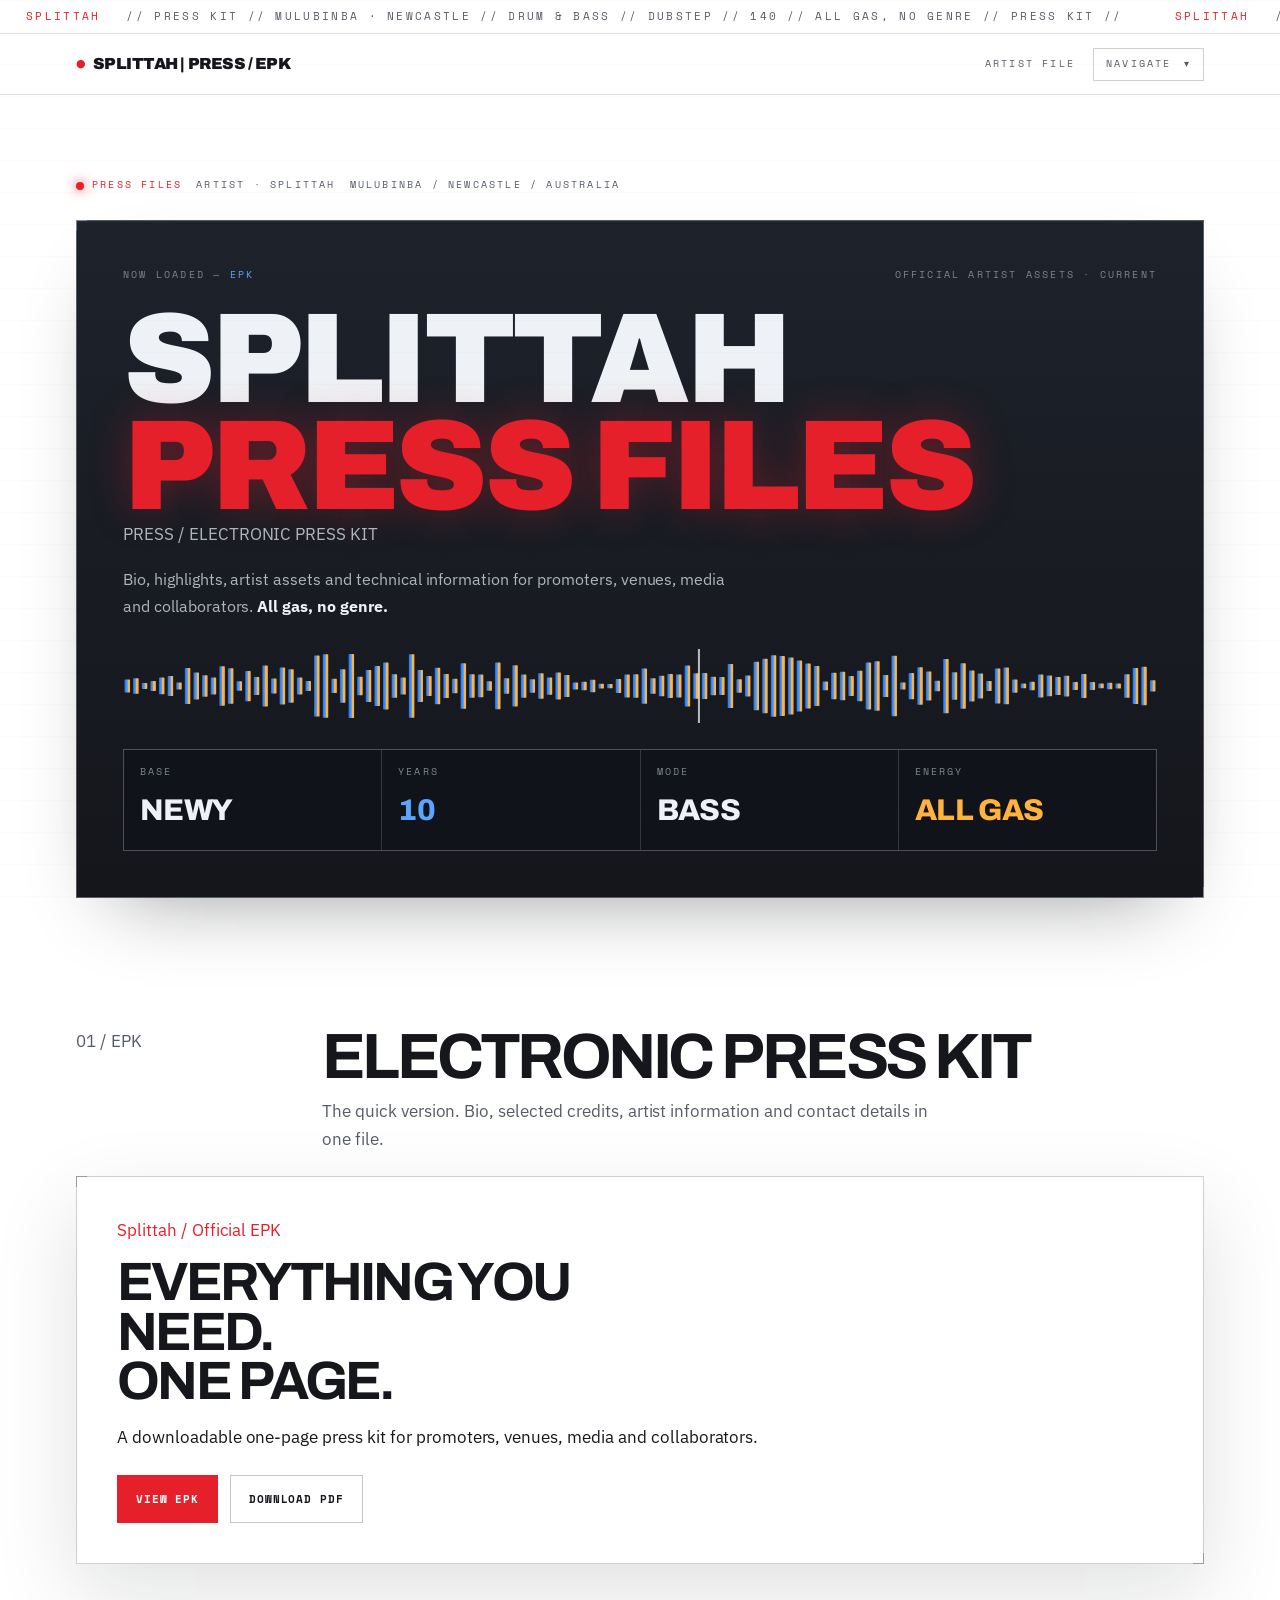
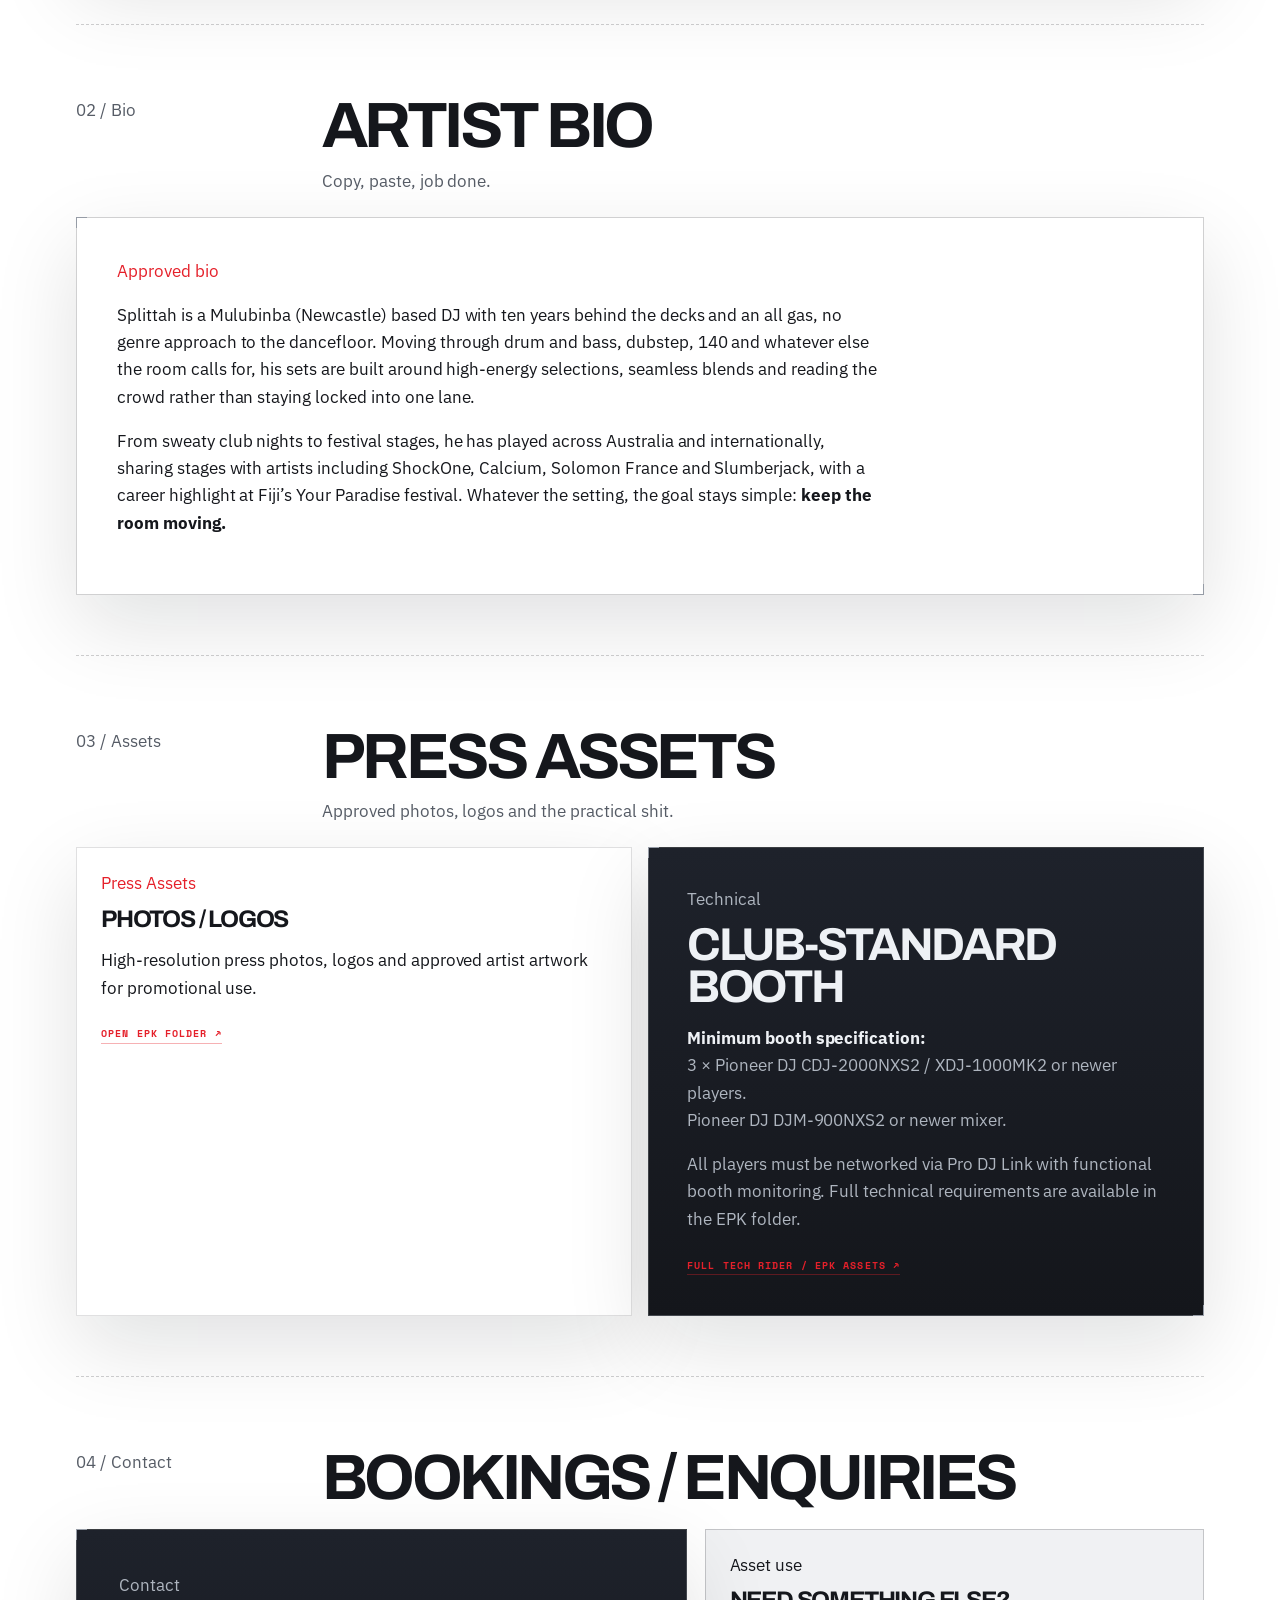
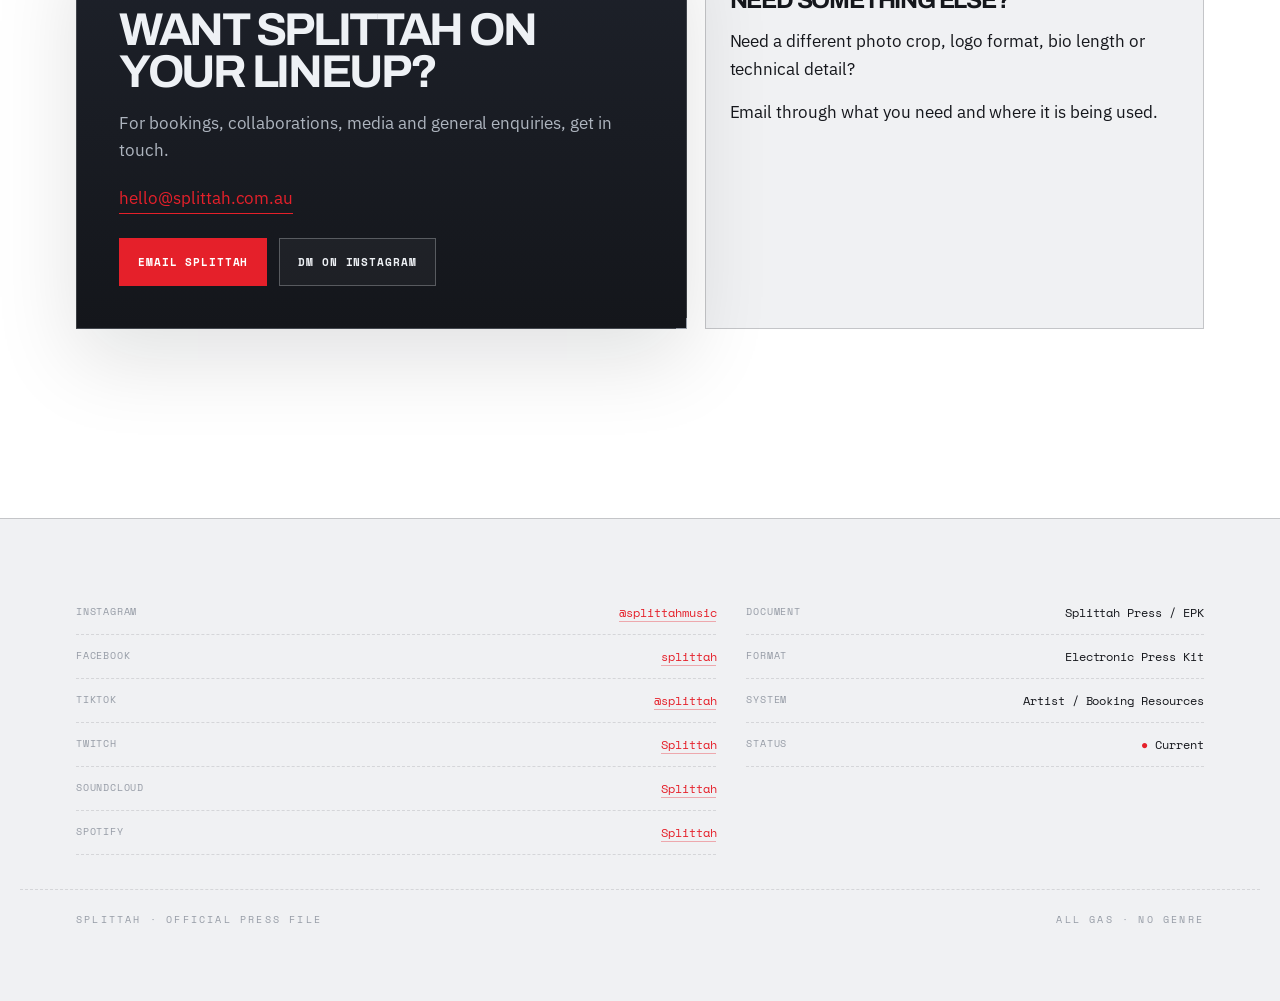
<file: press/index.html>
<!doctype html>
<html lang="en">
<head>
  <meta charset="utf-8" />
  <meta name="viewport" content="width=device-width, initial-scale=1" />

  <title>Splittah | Press / EPK</title>
  <meta
    name="description"
    content="Official press kit for Splittah — artist bio, highlights, press photos, logos, technical information and booking contact."
  />
  <meta name="color-scheme" content="light" />

  <link rel="canonical" href="https://splittah.com.au/press/" />

<!-- Favicons -->
<link rel="icon" type="image/png" sizes="32x32" href="/favicon-32x32.png">
<link rel="icon" type="image/png" sizes="512x512" href="/favicon-512x512.png">
<link rel="apple-touch-icon" sizes="180x180" href="/apple-touch-icon.png">

  <!-- Open Graph -->
  <meta property="og:type" content="website" />
  <meta property="og:site_name" content="Splittah" />
  <meta property="og:url" content="https://splittah.com.au/press/" />
  <meta property="og:title" content="Splittah | Press / EPK" />
  <meta
    property="og:description"
    content="Official Splittah press kit featuring artist bio, EPK, press assets, technical information and booking contact."
  />
  <meta property="og:image" content="https://splittah.com.au/og-press.png" />
  <meta property="og:image:secure_url" content="https://splittah.com.au/og-press.png" />
  <meta property="og:image:type" content="image/png" />
  <meta property="og:image:width" content="1200" />
  <meta property="og:image:height" content="630" />
  <meta property="og:image:alt" content="Splittah — official Press / EPK artist file." />

  <!-- Twitter / X -->
  <meta name="twitter:card" content="summary_large_image" />
  <meta name="twitter:title" content="Splittah | Press / EPK" />
  <meta
    name="twitter:description"
    content="Official Splittah press kit featuring artist bio, EPK, press assets, technical information and booking contact."
  />
  <meta name="twitter:image" content="https://splittah.com.au/og-press.png" />

  <link rel="preconnect" href="https://fonts.googleapis.com" />
  <link rel="preconnect" href="https://fonts.gstatic.com" crossorigin />
  <link href="https://fonts.googleapis.com/css2?family=Archivo:wght@500;600;800;900&family=IBM+Plex+Sans:ital,wght@0,400;0,500;0,600;0,700;1,400;1,600&family=Space+Mono:ital,wght@0,400;0,700;1,400&display=swap" rel="stylesheet" />

  <link rel="stylesheet" href="../css/main.css">
  <link rel="stylesheet" href="../css/press.css">
  <link rel="stylesheet" href="../css/cheatsheet.css">
</head>

<script>
  // Close the site nav menu when clicking outside of it or pressing Escape.
document.addEventListener('DOMContentLoaded', () => {
  const menu = document.querySelector('.site-nav__menu');

  if (!menu) return;

  document.addEventListener('click', (event) => {
    if (menu.open && !menu.contains(event.target)) {
      menu.open = false;
    }
  });

  document.addEventListener('keydown', (event) => {
    if (event.key === 'Escape' && menu.open) {
      menu.open = false;

      const summary = menu.querySelector('summary');
      if (summary) summary.focus();
    }
  });
});
</script>
<body>

<!-- marquee -->
<div class="ticker" aria-hidden="true">
  <div class="ticker__track">
    <span><b>SPLITTAH</b> // PRESS KIT // MULUBINBA · NEWCASTLE // DRUM &amp; BASS // DUBSTEP // 140 // ALL GAS, NO GENRE // PRESS KIT //</span>
    <span><b>SPLITTAH</b> // PRESS KIT // MULUBINBA · NEWCASTLE // DRUM &amp; BASS // DUBSTEP // 140 // ALL GAS, NO GENRE // PRESS KIT //</span>
  </div>
</div>

<!-- nav -->
<header class="nav">
  <div class="wrap nav__row">
    <a class="nav__mark" href="/"><span class="pulse">●</span> Splittah | Press / EPK</a>

    <div class="nav__meta">
      <span class="stamp">ARTIST FILE</span>

      <nav class="site-nav" aria-label="Site navigation">
        <details class="site-nav__menu">
          <summary>Navigate</summary>

          
          <ul class="site-nav__list">
            <li><a href="/"><span class="site-nav__n">01</span> Home</a></li>
            <li><a href="/#join"><span class="site-nav__n">↳</span> Join</a></li>
            <li><a href="/#music"><span class="site-nav__n">↳</span> Music</a></li>
            <li><a href="/#tour"><span class="site-nav__n">↳</span> Tour</a></li>
            <li><a href="/#about"><span class="site-nav__n">↳</span> About</a></li>
            <li><a href="/#contact"><span class="site-nav__n">↳</span> Contact</a></li>
            <li><a href="/djcheatsheet/"><span class="site-nav__n">02</span> DJ Cheatsheet</a></li>
            <li><a class="is-active" href="/press/"><span class="site-nav__n">03</span> Press / EPK</a></li>
          </ul>
        </details>
      </nav>
    </div>
  </div>
</header>

<!-- HERO -->
<section class="hero">
  <div class="wrap">
    <div class="hero__eyebrow">
      <span class="dot-live">PRESS FILES</span>
      <span class="stamp">ARTIST · SPLITTAH</span>
      <span class="stamp">MULUBINBA / NEWCASTLE / AUSTRALIA</span>
    </div>

    <div class="deck corners">
      <div class="deck__loadrow">
        <span class="stamp">NOW LOADED — <span class="deck__chan">EPK</span></span>
        <span class="stamp">OFFICIAL ARTIST ASSETS · CURRENT</span>
      </div>

      
      <h1>SPLITTAH<br><em>PRESS FILES</em></h1>
<div class="press-hero__label mono">PRESS / ELECTRONIC PRESS KIT</div>
      <p class="press-hero__sub">
        Bio, highlights, artist assets and technical information for promoters,
        venues, media and collaborators. <strong>All gas, no genre.</strong>
      </p>

      <!-- waveform -->
      <svg class="wave" viewBox="0 0 1000 80" preserveAspectRatio="none" role="img" aria-label="Decorative track waveform">
        <defs>
          <linearGradient id="wv" x1="0" y1="0" x2="1" y2="0">
            <stop offset="0" stop-color="#2E6FD0"/>
            <stop offset=".55" stop-color="#5AA6FF"/>
            <stop offset=".56" stop-color="#FFB23E"/>
            <stop offset="1" stop-color="#FFB23E"/>
          </linearGradient>
        </defs>
        <g id="bars" fill="url(#wv)"></g>
        <rect x="556" y="0" width="2" height="80" fill="#E9F1EC" opacity=".75"/>
      </svg>

      <div class="readout">
        <div class="readout__cell">
          <div class="readout__k">BASE</div>
          <div class="readout__v">NEWY</div>
        </div>
        <div class="readout__cell">
          <div class="readout__k">YEARS</div>
          <div class="readout__v is-go">10</div>
        </div>
        <div class="readout__cell">
          <div class="readout__k">MODE</div>
          <div class="readout__v">BASS</div>
        </div>
        <div class="readout__cell">
          <div class="readout__k">ENERGY</div>
          <div class="readout__v is-warn">ALL GAS</div>
        </div>
      </div>
    </div>
  </div>
</section>

<!-- MAIN -->
<main class="wrap press-main">

  <!-- 01 / EPK -->
  <section class="press-section" id="epk">
    <div class="press-section__head">
      <div class="press-section__kicker mono">01 / EPK</div>

      <div>
        <h2 class="press-section__title">Electronic Press Kit</h2>

        <p class="press-section__intro">
          The quick version. Bio, selected credits, artist information and contact details in one file.
        </p>
      </div>
    </div>

    <div class="press-bio corners">
      <div class="press-bio__tag mono">Splittah / Official EPK</div>

      <h3>Everything you need.<br>One page.</h3>

      <p>
        A downloadable one-page press kit for promoters, venues, media and collaborators.
      </p>

      <div class="booking-actions">

  <a
    class="btn btn--primary"
    href="/assets/epk/Splittah-EPK.pdf"
    target="_blank"
    rel="noopener noreferrer"
  >
    View EPK
  </a>

  <a
    class="btn btn--ghost btn--ghost-light"
    href="/assets/epk/Splittah-EPK.pdf"
    download="Splittah-EPK.pdf"
  >
    Download PDF
  </a>

</div>
      </div>
    </div>
  </section>


  <!-- 02 / Bio -->
  <section class="press-section" id="bio">
    <div class="press-section__head">
      <div class="press-section__kicker mono">02 / Bio</div>

      <div>
        <h2 class="press-section__title">Artist Bio</h2>

        <p class="press-section__intro">
          Copy, paste, job done.
        </p>
      </div>
    </div>

    <div class="press-bio press-bio--full corners">
      <div class="press-bio__tag mono">Approved bio</div>

      <p>
        Splittah is a Mulubinba (Newcastle) based DJ with ten years behind the decks
        and an all gas, no genre approach to the dancefloor. Moving through drum and
        bass, dubstep, 140 and whatever else the room calls for, his sets are built
        around high-energy selections, seamless blends and reading the crowd rather
        than staying locked into one lane.
      </p>

      <p>
        From sweaty club nights to festival stages, he has played across Australia
        and internationally, sharing stages with artists including ShockOne, Calcium,
        Solomon France and Slumberjack, with a career highlight at Fiji’s Your Paradise
        festival. Whatever the setting, the goal stays simple: <strong>keep the room moving.</strong>
      </p>
    </div>
  </section>


  <!-- 03 / Assets + Technical -->
  <section class="press-section" id="assets">
    <div class="press-section__head">
      <div class="press-section__kicker mono">03 / Assets</div>

      <div>
        <h2 class="press-section__title">Press Assets</h2>

        <p class="press-section__intro">
          Approved photos, logos and the practical shit.
        </p>
      </div>
    </div>

    <div class="press-grid press-grid--2">

      <!-- ASSETS -->
      <article class="press-card">
        <div class="mono">Press Assets</div>

        <h3>Photos / Logos</h3>

        <p>
          High-resolution press photos, logos and approved artist artwork
          for promotional use.
        </p>

        <a
        class="asset-link"
        href="https://drive.google.com/drive/folders/1L11ZQl73Rb_O8l2rcj4fmpaIYZtYRzDY?usp=drive_link"
       target="_blank"
       rel="noopener noreferrer"
        > Open EPK folder ↗
        </a>
      </article>


      <!-- TECHNICAL -->
      <article class="tech-screen corners">
        <div class="mono">Technical</div>

        <h3>Club-standard booth</h3>

       <p>
       <strong>Minimum booth specification:</strong><br>
       3 × Pioneer DJ CDJ-2000NXS2 / XDJ-1000MK2 or newer players.<br>
       Pioneer DJ DJM-900NXS2 or newer mixer.
       </p>

       <p>
       All players must be networked via Pro DJ Link with functional booth monitoring.
       Full technical requirements are available in the EPK folder.
        </p>

        <a
        class="asset-link"
        href="https://drive.google.com/drive/folders/1L11ZQl73Rb_O8l2rcj4fmpaIYZtYRzDY?usp=drive_link"
       target="_blank"
        rel="noopener noreferrer"
        >Full tech rider / EPK assets ↗
      </a>
      </article>

    </div>
  </section>


  <!-- 04 / Contact -->
  <section class="press-section" id="contact">
    <div class="press-section__head">
      <div class="press-section__kicker mono">04 / Contact</div>

      <div>
        <h2 class="press-section__title">Bookings / Enquiries</h2>
      </div>
    </div>

    <div class="press-contact">

      <!-- CONTACT HERO -->
      <article class="press-contact__hero corners">
        <div class="mono" style="color:#AEB5BF">
          Contact
        </div>

        <h3>Want Splittah on your lineup?</h3>

        <p>
          For bookings, collaborations, media and general enquiries,
          get in touch.
        </p>

        <a
          class="press-contact__email"
          href="mailto:hello@splittah.com.au"
        >
          hello@splittah.com.au
        </a>

        <div class="booking-actions">

          <a
            class="btn btn--primary"
            href="mailto:hello@splittah.com.au"
          >
            Email Splittah
          </a>

          <a
            class="btn btn--ghost"
            href="https://www.instagram.com/splittahmusic/"
            target="_blank"
            rel="noopener noreferrer"
          >
            DM on Instagram
          </a>

        </div>
      </article>


      <!-- NEED SOMETHING ELSE -->
      <aside class="press-note">
        <div class="mono">Asset use</div>

        <h3>Need something else?</h3>

        <p>
          Need a different photo crop, logo format, bio length or
          technical detail?
        </p>
        <p>Email through what you need and where
          it is being used.
        </p>
      </aside>

    </div>
  </section>

</main>

<!-- FOOTER -->
<footer class="foot">
  <div class="wrap foot__grid">
    <div class="foot__socials">
  <div class="row">
    <span class="k">Instagram</span>
    <span class="v"><a href="https://www.instagram.com/splittahmusic" target="_blank" rel="noopener noreferrer">@splittahmusic</a></span>
  </div>

  <div class="row">
    <span class="k">Facebook</span>
    <span class="v"><a href="https://www.facebook.com/splittah" target="_blank" rel="noopener noreferrer">splittah</a></span>
  </div>

  <div class="row">
    <span class="k">TikTok</span>
    <span class="v"><a href="https://www.tiktok.com/@splittah" target="_blank" rel="noopener noreferrer">@splittah</a></span>
  </div>

  <div class="row">
    <span class="k">Twitch</span>
    <span class="v"><a href="https://www.twitch.tv/splittah" target="_blank" rel="noopener noreferrer">Splittah</a></span>
  </div>

  <div class="row">
    <span class="k">SoundCloud</span>
    <span class="v"><a href="https://soundcloud.com/splittah" target="_blank" rel="noopener noreferrer">Splittah</a></span>
  </div>

  <div class="row">
    <span class="k">Spotify</span>
    <span class="v"><a href="https://open.spotify.com/user/splittah" target="_blank" rel="noopener noreferrer">Splittah</a></span>
  </div>
</div>

    <div class="foot__meta">
  <div class="row">
    <span class="k">Document</span>
    <span class="v">Splittah Press / EPK</span>
  </div>

  <div class="row">
    <span class="k">Format</span>
    <span class="v">Electronic Press Kit</span>
  </div>

  <div class="row">
    <span class="k">System</span>
    <span class="v">Artist / Booking Resources</span>
  </div>

  <div class="row">
    <span class="k">Status</span>
    <span class="v"><span class="pulse">●</span> Current</span>
  </div>
</div>
  </div>

  <div class="wrap colophon">
    <span class="stamp">SPLITTAH · OFFICIAL PRESS FILE</span>
    <span class="stamp">ALL GAS · NO GENRE</span>
  </div>
</footer>

<script>
(function(){
  /* Same deterministic waveform language as the DJ Cheatsheet. */
  var bars = document.getElementById('bars');

  if(bars){
    var n = 120, w = 1000/n, html = '', seed = 7;

    for(var i=0;i<n;i++){
      seed = (seed*9301 + 49297) % 233280;
      var r = seed/233280;
      var env = 0.35 + 0.65*Math.abs(Math.sin(i/n*Math.PI*2.2));
      var h = (8 + r*64) * env;
      var x = i*w + w*0.18;
      var y = 40 - h/2;

      html += '<rect x="'+x.toFixed(1)+'" y="'+y.toFixed(1)+'" width="'+(w*0.64).toFixed(1)+'" height="'+h.toFixed(1)+'" rx="0.5"/>';
    }

    bars.innerHTML = html;
  }
})();
</script>

</body>
</html>
</file>
<file: css/main.css>
/* ──────────────────────────────────────────────────────────────────────────
   DECK SCREEN AT 5AM — borrows CHURRDJ's industrial chrome (scanlines, L-bracket
   corners, pulse dot, numbered §-headers, mono stamps) on an all-new palette:
   white "service-manual" sheet. RED (CHURRDJ HEAT) is the structural spine —
   numbers, links, brand marks. BLUE = "go / pro tip" and AMBER = "fuck-up", the
   do/don't signal pair, reserved for callouts. The hero stays a dark CDJ screen.
   ────────────────────────────────────────────────────────────────────────── */
:root{
  --ink:        #FFFFFF;   /* page — pure white                                 */
  --ink-2:      #FFFFFF;   /* raised surface: cards, cells, callouts            */
  --ink-3:      #F0F1F3;   /* recessed surface: kbd, table head, figure mount   */
  --line:       rgba(17,19,23,.13);
  --line-strong:rgba(17,19,23,.24);
  --panel:      #14161B;   /* hero CDJ "screen" — deliberately dark             */
  --panel-2:    #1E222B;

  --red:        #E5202A;   /* structural / brand accent           */
  --red-deep:   #A8121A;
  --red-glow:   rgba(229,32,42,0.08);

  

  --chalk:      #15171C;   /* primary text (ink)                                */
  --chalk-dim:  #565C66;   /* secondary text                                    */
  --chalk-faint:#969CA6;   /* faint text / brackets                             */

  --hair:        rgba(20,22,28,0.12);
  --hair-strong: rgba(20,22,28,0.20);

  --display: "Archivo", ui-sans-serif, system-ui, sans-serif;
  --body: "IBM Plex Sans", ui-sans-serif, system-ui, -apple-system, sans-serif;
  --mono: "Space Mono", ui-monospace, SFMono-Regular, Menlo, monospace;

  --shadow:0 30px 80px rgba(12,14,18,.12);

  --tr-tight: -0.03em;
  --tr-mono: 0.01em;
  --tr-stamp: 0.22em;
  --tr-loud: 0.3em;

  --maxw: 1240px;
}

*,*::before,*::after{ box-sizing:border-box; }

html{
  background:var(--ink);
  color:var(--chalk);
  -webkit-text-size-adjust:100%;
  scroll-behavior:smooth;
  scroll-padding-top:84px;
}

body{
  margin:0;
  font-family:var(--body);
  font-size:16.5px;
  line-height:1.66;
  letter-spacing:-0.002em;
  background: var(--ink);
  -webkit-font-smoothing:antialiased;
  -moz-osx-font-smoothing:grayscale;
  min-height:100dvh;
  overflow-x:hidden;
}



/* hide scrollbars on webkit browsers (Chrome, Safari, Edge) — the page is designed
   to be scrolled, but the scrollbars are visually distracting and not needed 
body::-webkit-scrollbar{ width:0; height:0; }
html::-webkit-scrollbar{ width:0; height:0; } */

/* Custom visible scrollbar for Chrome, Safari and Edge.
   The page is a long reference manual, so visible scrollbars improve discoverability. */
html::-webkit-scrollbar,
body::-webkit-scrollbar {
    width: 10px;
}

html::-webkit-scrollbar-track,
body::-webkit-scrollbar-track {
    background: #F0F1F3;
}

html::-webkit-scrollbar-thumb,
body::-webkit-scrollbar-thumb {
    background: #969CA6;
    border-radius: 999px;
    border: 2px solid #F0F1F3;
}

html::-webkit-scrollbar-thumb:hover,
body::-webkit-scrollbar-thumb:hover {
    background: #565C66;
}

::selection{ background:var(--red); color:#fff; }

a{ color:var(--red); text-decoration:none; -webkit-tap-highlight-color:transparent;
   border-bottom:1px solid color-mix(in srgb, var(--red) 35%, transparent);
   transition:color .14s ease, border-color .14s ease; }
a:hover{ color:var(--red-deep); border-color:var(--red); }

button{ font:inherit; color:inherit; background:transparent; border:0; padding:0; cursor:pointer; }

:focus-visible{ outline:2px solid var(--warn); outline-offset:3px; border-radius:1px; }

.skip{ position:fixed; left:-999px; top:10px; z-index:200;
  background:var(--red); color:#fff; padding:.5rem 1rem; border:0;
  font-family:var(--mono); letter-spacing:var(--tr-stamp); text-transform:uppercase; font-size:11px; }
.skip:focus{ left:12px; }

/* ── reusable primitives ─────────────────────────────────────────────────── */
.wrap{ width:100%; max-width:var(--maxw); margin-inline:auto; padding-inline:clamp(18px,5vw,56px); }

.pulse{ display:inline-block; color:var(--red);
  animation:pulse 1.6s ease-in-out infinite; }
@keyframes pulse{ 0%,100%{opacity:1} 50%{opacity:.3} }

.stamp{ font-family:var(--mono); font-size:10px; letter-spacing:var(--tr-stamp);
  text-transform:uppercase; color:var(--chalk-dim); }
.stamp--go{ color:var(--go); }
.stamp--warn{ color:var(--warn); }

.disp{ font-family:var(--display); font-weight:900; letter-spacing:var(--tr-tight);
  line-height:.9; text-transform:uppercase; }

/* L-bracket corner chrome */
.corners{ position:relative; }
.corners::before,.corners::after{ content:""; position:absolute; width:11px; height:11px;
  border:1px solid var(--chalk-faint); pointer-events:none; }
.corners::before{ top:-1px; left:-1px; border-right:0; border-bottom:0; }
.corners::after{ right:-1px; bottom:-1px; border-left:0; border-top:0; }

hr.hair{ border:0; border-top:1px dashed var(--hair-strong); margin:0; }

/* ── top marquee strip ───────────────────────────────────────────────────── */
.ticker{ position:relative; z-index:70; border-bottom:1px solid var(--hair);
  background:var(--ink-2); overflow:hidden; }
.ticker__track{ display:flex; gap:0; white-space:nowrap; width:max-content;
  animation:marq 38s linear infinite; }
.ticker__track span{ font-family:var(--mono); font-size:10.5px; letter-spacing:var(--tr-stamp);
  text-transform:uppercase; color:var(--chalk-dim); padding:8px 26px;
  display:inline-flex; align-items:center; gap:26px; }
.ticker b{ color:var(--red); font-weight:400; }
@keyframes marq{ from{transform:translateX(0)} to{transform:translateX(-50%)} }

/* ── sticky nav ──────────────────────────────────────────────────────────── */
.nav{ position:sticky; top:0; z-index:75; backdrop-filter:blur(10px);
  background:color-mix(in srgb, var(--ink) 82%, transparent);
  border-bottom:1px solid var(--hair); }
.nav__row{ display:flex; align-items:center; justify-content:space-between; gap:1rem;
  height:60px; }
.nav__mark{ display:flex; align-items:center; gap:.7ch; font-family:var(--display);
  font-weight:900; text-transform:uppercase; letter-spacing:var(--tr-tight); font-size:16px; }
.nav__mark .pulse{ font-size:11px; transform:translateY(-1px); }
.nav__meta{ display:flex; align-items:center; gap:18px; }
.nav__meta .stamp{ display:none; }
.nav__top{ font-family:var(--mono); font-size:10px; letter-spacing:var(--tr-stamp);
  text-transform:uppercase; color:var(--chalk-dim);
  border:1px solid var(--hair-strong); padding:7px 12px; }
.nav__top:hover{ color:var(--red); border-color:var(--red); }
.nav__ig{ display:inline-flex; align-items:center; justify-content:center; width:38px; height:38px;
  border:1px solid var(--hair-strong); color:var(--chalk-dim);
  transition:color .14s ease, border-color .14s ease; }
.nav__ig:hover{ color:var(--red); border-color:var(--red); }
.nav__ig svg{ width:17px; height:17px; display:block; }
.nav__pdf{ display:inline-flex; align-items:center; gap:7px;
  font-family:var(--mono); font-size:10px; letter-spacing:var(--tr-stamp);
  text-transform:uppercase; color:var(--chalk-dim);
  border:1px solid var(--hair-strong); padding:7px 12px;
  transition:color .14s ease, border-color .14s ease; }
.nav__pdf:hover{ color:var(--red); border-color:var(--red); }
.nav__pdf svg{ width:14px; height:14px; display:block; }
@media(min-width:760px){ .nav__meta .stamp{ display:inline; } }


/* ── Site Navigation ─────────────────────────────────────────────────────── */

.site-nav {
  position: relative;
}

.site-nav__menu {
  position: relative;
}

.site-nav__menu summary {
  cursor: pointer;
  list-style: none;
  display: flex;
  align-items: center;
  gap: .7ch;

  padding: 7px 12px;

  border: 1px solid var(--hair-strong);

  font-family: var(--mono);
  font-size: 10px;
  letter-spacing: var(--tr-stamp);
  text-transform: uppercase;
  color: var(--chalk-dim);

  transition: all .14s ease;
}

.site-nav__menu summary:hover {
  color: var(--red);
  border-color: var(--red);
}

.site-nav__menu summary::-webkit-details-marker {
  display: none;
}

/* Small arrow that rotates when opened */
.site-nav__menu summary::after {
  content: "▾";
  margin-left: .5rem;
  transition: transform .2s ease;
}

.site-nav__menu[open] summary::after {
  transform: rotate(180deg);
}

/* Hide list until menu is opened */
.site-nav__menu:not([open]) .site-nav__list {
  display: none;
}

/* Dropdown */
.site-nav__list {
  position: absolute;
  top: calc(100% + 8px);
  right: 0;

  min-width: 240px;

  list-style: none;
  margin: 0;
  padding: 8px 0;

  display: flex;
  flex-direction: column;

  background: var(--ink-2);
  border: 1px solid var(--hair-strong);
  box-shadow: 0 18px 40px rgba(20,22,28,.14);

  z-index: 100;
}

.site-nav__list li {
  margin: 0;
  padding: 0;
}

.site-nav__list a {
  display: flex;
  align-items: center;
  gap: 11px;

  padding: 10px 14px;

  color: var(--chalk-dim);

  font-family: var(--mono);
  font-size: 12px;
  line-height: 1.4;

  border: 0;
  border-left: 2px solid transparent;

  transition: all .14s ease;
}

.site-nav__list a:hover,
.site-nav__list a.is-active {
  color: var(--chalk);
  border-left-color: var(--red);
  background: var(--red-glow);
}

.site-nav__n {
  flex: none;
  min-width: 2ch;

  font-family: var(--mono);
  font-size: 11px;
  color: var(--red);
}


/* ── HERO : a loaded CDJ deck screen ─────────────────────────────────────── */
.hero{ padding-block:clamp(38px,7vw,82px) clamp(30px,5vw,58px); }
.hero__eyebrow{ display:flex; flex-wrap:wrap; align-items:center; gap:14px; margin-bottom:26px; }
.dot-live{ display:inline-flex; align-items:center; gap:8px; font-family:var(--mono);
  font-size:10px; letter-spacing:var(--tr-stamp); text-transform:uppercase; color:var(--red); }
.dot-live::before{ content:""; width:8px; height:8px; border-radius:50%;
  background:var(--red); box-shadow:0 0 12px var(--red); animation:pulse 1.6s ease-in-out infinite; }

/* the hero is the one dark element — a CDJ screen. Scope dark tokens to it so its
   internals (readouts, brackets, waveform) render light-on-dark while the rest of
   the page stays light. */
.deck{ position:relative;
  --ink-2:#10131A; --ink-3:#1B2029;
  --chalk:#EEF1F5; --chalk-dim:#AEB5BF; --chalk-faint:#7E858F;
  --go:#5AA6FF; --warn:#FFB23E; --go-glow:rgba(90,166,255,0.20);
  --hair:rgba(238,241,245,0.14); --hair-strong:rgba(238,241,245,0.28);
  color:var(--chalk);
  background:linear-gradient(180deg, var(--panel-2), var(--panel));
  border:1px solid var(--hair-strong);
  padding:clamp(22px,4vw,46px);
  box-shadow:0 34px 78px -40px rgba(8,10,14,.45), inset 0 1px 0 rgba(238,241,245,.05); }

.deck__loadrow{ display:flex; align-items:center; justify-content:space-between;
  gap:14px; flex-wrap:wrap; margin-bottom:22px; }
.deck__loadrow .stamp{ color:var(--chalk-faint); }
.deck__chan{ color:var(--go); }

.hero h1{ margin:0; font-family:var(--display); font-weight:900; text-transform:uppercase;
  letter-spacing:var(--tr-tight); line-height:.84;
  font-size:clamp(34px,10vw,128px); overflow-wrap:break-word; }
.hero h1 em{ font-style:normal; color:var(--red);
  text-shadow:0 0 40px rgba(229,32,42,0.35); }
.hero__sub{ margin:18px 0 0; max-width:52ch; color:var(--chalk-dim);
  font-size:clamp(14px,1.7vw,16px); }





/* ── content blocks ──────────────────────────────────────────────────────── */
.content{ min-width:0; }
.intro{ max-width:70ch; }
.intro p{ margin:0 0 1.05em; }
.intro p:first-child{ font-size:clamp(15px,2vw,17px); color:var(--chalk); }
.lead{ color:var(--red); font-weight:700; }

.sec{ scroll-margin-top:84px; padding-top:clamp(40px,6vw,72px); }
.sec + .sec{ border-top:1px dashed var(--hair); margin-top:clamp(40px,6vw,68px); }
.sec__head{ display:flex; align-items:flex-start; gap:16px; margin-bottom:8px; }
.sec__num{ font-family:var(--display); font-weight:900; font-size:clamp(28px,4.5vw,46px);
  line-height:.85; color:var(--red); letter-spacing:-.03em; flex:none; }
.sec__h{ margin:0; font-family:var(--display); font-weight:900; text-transform:uppercase;
  letter-spacing:var(--tr-tight); line-height:.92; font-size:clamp(24px,4.3vw,44px); padding-top:2px; }
.sec__kicker{ margin:14px 0 0; color:var(--chalk-dim); max-width:68ch; }

.sub{ margin-top:clamp(28px,4vw,44px); }
.sub__h{ display:flex; align-items:baseline; gap:11px; margin:0 0 12px;
  font-family:var(--mono); font-weight:700; font-size:14px; letter-spacing:.02em;
  text-transform:uppercase; color:var(--chalk); }
.sub__tag{ font-family:var(--mono); font-size:10px; letter-spacing:var(--tr-stamp);
  color:var(--red); border:1px solid color-mix(in srgb, var(--red) 40%, transparent);
  padding:2px 7px; flex:none; }

.content p{ max-width:72ch; margin:0 0 1.05em; }
.content ul, .content ol{ max-width:72ch; margin:0 0 1.1em; padding-left:1.3em; }
.content li{ margin:.32em 0; }
.content ul{ list-style:none; padding-left:0; }
.content ul > li{ position:relative; padding-left:1.5em; }
.content ul > li::before{ content:"›"; position:absolute; left:0; top:0;
  color:var(--red); font-weight:700; }
.content ol{ list-style:none; counter-reset:step; padding-left:0; }
.content ol > li{ position:relative; padding-left:2.2em; counter-increment:step; }
.content ol > li::before{ content:counter(step,decimal-leading-zero);
  position:absolute; left:0; top:.05em; font-family:var(--mono); font-size:11px;
  color:var(--red); letter-spacing:.05em; }
strong{ color:var(--chalk); font-weight:700; }
em{ color:var(--chalk); }

/* callout sticker system — the signature do/don't device */
.call{ position:relative; margin:1.4em 0; padding:18px 20px 18px 22px;
  border:1px solid var(--hair-strong); background:var(--ink-2); }
.call::before{ content:""; position:absolute; left:0; top:0; bottom:0; width:3px; }
.call__tag{ display:inline-flex; align-items:center; gap:8px; margin-bottom:8px;
  font-family:var(--mono); font-size:10px; letter-spacing:var(--tr-stamp); text-transform:uppercase; }
.call__tag::before{ content:""; width:7px; height:7px; }
.call p:last-child, .call ul:last-child, .call ol:last-child{ margin-bottom:0; }
.call--go{ background:linear-gradient(90deg, var(--go-glow), transparent 60%), var(--ink-2); }
.call--go::before{ background:var(--go); box-shadow:0 0 18px var(--go-glow); }
.call--go .call__tag{ color:var(--go); }
.call--go .call__tag::before{ background:var(--go); }
.call--warn{ background:linear-gradient(90deg, var(--warn-glow), transparent 60%), var(--ink-2); }
.call--warn::before{ background:var(--warn); box-shadow:0 0 18px var(--warn-glow); }
.call--warn .call__tag{ color:var(--warn); }
.call--warn .call__tag::before{ background:var(--warn); }

/* quoted operator notes (Splittah / Fannco / A-Tonez) */
.note{ margin:1.4em 0; padding:16px 20px; background:var(--ink-3);
  border-left:2px solid var(--chalk-faint); }
.note__who{ font-family:var(--mono); font-size:10px; letter-spacing:var(--tr-stamp);
  text-transform:uppercase; color:var(--chalk-dim); margin-bottom:7px; }
.note__who b{ color:var(--red); font-weight:700; }
.note p:last-child{ margin-bottom:0; }

/* keyboard chips */
.kbd-grid{ display:grid; grid-template-columns:1fr; gap:1px; background:var(--hair);
  border:1px solid var(--hair); margin:1.3em 0; max-width:72ch; }
@media(min-width:560px){ .kbd-grid{ grid-template-columns:1fr 1fr; } }
.kbd-row{ display:flex; align-items:center; justify-content:space-between; gap:12px;
  background:var(--ink-2); padding:10px 14px; }
/* odd number of rows — let the last span the full width so there's no orphaned cell */
@media(min-width:560px){ .kbd-grid .kbd-row:last-child:nth-child(odd){ grid-column:1 / -1; } }
.kbd-row span{ font-family:var(--mono); font-size:12.5px; color:var(--chalk-dim); }
.keys{ display:inline-flex; gap:5px; flex:none; }
kbd{ font-family:var(--mono); font-size:11px; line-height:1; color:var(--chalk);
  background:var(--ink-3); border:1px solid var(--hair-strong); border-bottom-width:2px;
  padding:5px 7px; border-radius:3px; }

/* tables */
.tbl-wrap{ margin:1.4em 0; overflow-x:auto; border:1px solid var(--hair-strong); }
table{ width:100%; border-collapse:collapse; font-size:14px; min-width:460px; }
th{ text-align:left; font-family:var(--mono); font-weight:700; font-size:10px;
  letter-spacing:var(--tr-stamp); text-transform:uppercase; color:var(--red);
  background:var(--ink-3); padding:11px 14px; border-bottom:1px solid var(--hair-strong); }
td{ padding:11px 14px; border-bottom:1px dashed var(--hair); color:var(--chalk-dim);
  vertical-align:top; }
td strong{ color:var(--chalk); }
tr:last-child td{ border-bottom:0; }
tbody tr:hover td{ background:var(--red-glow); }

/* figure frames — Rekordbox / CDJ screen captures, mounted on the dark theme */
.fig{ margin:1.5em 0; max-width:72ch; }
.fig--narrow{ max-width:340px; }
.fig__mount{ position:relative; border:1px solid var(--hair-strong); background:var(--ink-3); padding:9px; }
.fig__mount img{ display:block; width:100%; height:auto; border:1px solid var(--hair); background:var(--ink); }
.fig figcaption{ display:flex; gap:11px; align-items:baseline; margin-top:11px;
  font-size:11.5px; line-height:1.5; color:var(--chalk-dim); }
.fig__tag{ flex:none; font-family:var(--mono); font-size:10px; letter-spacing:var(--tr-stamp);
  text-transform:uppercase; color:var(--red);
  border:1px solid color-mix(in srgb, var(--red) 35%, transparent); padding:3px 7px; }
.fig-row{ display:grid; grid-template-columns:1fr; gap:18px; margin:1.5em 0; max-width:72ch; }
@media(min-width:620px){ .fig-row--2{ grid-template-columns:1fr 1fr; align-items:start; } }
.fig-row .fig{ margin:0; max-width:none; }

/* link list (gear / earplugs etc) */
.linkcards{ display:grid; grid-template-columns:1fr; gap:12px; margin:1.3em 0; max-width:72ch; }
@media(min-width:620px){ .linkcards{ grid-template-columns:1fr 1fr; } }
.linkcard{ border:1px solid var(--hair-strong); padding:16px 18px; background:var(--ink-2); }
.linkcard h4{ margin:0 0 6px; font-family:var(--mono); font-size:13px; font-weight:700; color:var(--chalk); }
.linkcard p{ margin:0; font-size:12px; color:var(--chalk-dim); }
.linkcard a{ font-size:12px; }



/* ── footer ──────────────────────────────────────────────────────────────── */
.foot{ border-top:1px solid var(--hair-strong); margin-top:clamp(40px,7vw,90px);
  padding-block:clamp(40px,6vw,72px); background:var(--ink-3); }
.foot__grid{ display:grid; grid-template-columns:1fr; gap:30px; }
@media(min-width:780px){ .foot__grid{ grid-template-columns:1.4fr 1fr; } }
.foot h2{ font-family:var(--display); font-weight:900; text-transform:uppercase;
  letter-spacing:var(--tr-tight); font-size:clamp(26px,4vw,40px); margin:0 0 14px; line-height:.92; }
.foot p{ color:var(--chalk-dim); max-width:54ch; }
.foot__meta,
.foot__socials {
  display:flex;
  flex-direction:column;
  gap:0;
}

.foot__meta .row,
.foot__socials .row {
  display:flex;
  justify-content:space-between;
  align-items:center;
  gap:14px;
  min-height:44px;
  padding:9px 0;

  border-bottom:1px dashed var(--hair);

  font-family:var(--mono);
  font-size:12px;
}

.foot__meta .row .k,
.foot__socials .row .k {
  color:var(--chalk-faint);
  letter-spacing:.08em;
  text-transform:uppercase;
  font-size:10px;
}

.foot__meta .row .v,
.foot__socials .row .v {
  color:var(--chalk);
  text-align:right;
}
.colophon{ margin-top:34px; padding-top:22px; border-top:1px dashed var(--hair);
  display:flex; flex-wrap:wrap; gap:14px 26px; justify-content:space-between; align-items:center; }
.colophon .stamp{ color:var(--chalk-faint); }

@media (prefers-reduced-motion: reduce){
  *,*::before,*::after{ animation-duration:.01ms !important; animation-iteration-count:1 !important;
    transition-duration:.01ms !important; }
  html{ scroll-behavior:auto; }
}

/* ── Homepage / section layout ─────────────────────────────────────────────
   Additions for homepage sections. These do not modify existing selectors. */

.home-sections {
  padding-bottom: 76px;
}

.home-section {
  padding: 20px 0;
}

.home-section + .home-section {
  border-top: 1px solid var(--hair);
}

.home-section__header {
  display: grid;
  grid-template-columns: 220px minmax(0, 1fr);
  gap: 26px;
  align-items: start;
  margin-bottom: 20px;
}

.home-section__kicker {
  color: var(--chalk-dim);
}

.home-section__title {
  margin: 0;
  font-family: var(--display);
  font-size: clamp(34px, 5vw, 74px);
  line-height: .9;
  letter-spacing: -.06em;
  text-transform: uppercase;
}

.home-section__intro {
  margin: 10px 0 0;
  max-width: 58ch;
  font-size: 18px;
}

.card{
  border:1px solid var(--line);
  background:rgba(255,255,255,.68);
  box-shadow:var(--shadow);
}

.single-grid{
  display:grid;
  grid-template-columns:1fr;
  gap:18px;
}

.single-card{
  border:1px solid var(--line);
  background:rgba(255,255,255,.72);
  padding: 22px 24px;
}

.single-card h3{
  margin:10px 0;
  font-family:var(--display);
  font-size:24px;
  line-height:.95;
  letter-spacing:-.05em;
  text-transform:uppercase;
}


.single-card p{
  margin:0;
}

@media (max-width: 980px) {
  .home-section__header {
    grid-template-columns: 1fr;
  }
}

/* ── Contact / booking ───────────────────────────────────────────────────── */

.btn{
  display:inline-flex;
  align-items:center;
  justify-content:center;
  min-height:48px;
  padding:0 18px;
  gap:8px;
  border:1px solid transparent;

  font-family:var(--mono);
  font-size:11px;
  font-weight:700;
  letter-spacing:.08em;
  text-transform:uppercase;

  transition:
    color .14s ease,
    background .14s ease,
    border-color .14s ease;
}

.btn--primary{
  background:var(--red);
  color:#fff;
}

.btn--primary:hover{
  background:var(--red-deep);
  border-color:var(--red-deep);
  color:#fff;
}

.btn--ghost{
  color:#EEF1F5;
  background:rgba(255,255,255,.04);
  border-color:rgba(238,241,245,.28);
}

.btn--ghost:hover{
  color:#fff;
  background:rgba(255,255,255,.08);
  border-color:rgba(238,241,245,.55);
}


/* Main contact layout */

.booking-panel{
  display:grid;
  grid-template-columns:minmax(0,.85fr) minmax(0,1.15fr);
  gap:18px;
}

.booking-hero{
  padding:clamp(24px,3vw,34px);
  color:#EEF1F5;
  border:1px solid rgba(238,241,245,.18);
  background:linear-gradient(180deg, var(--panel-2), var(--panel));
  box-shadow:var(--shadow);
}

.booking-hero__kicker{
  color:#AEB5BF;
}

.booking-hero h3{
  margin:10px 0 14px;
  max-width:14ch;
  color:#EEF1F5;

  font-family:var(--display);
  font-size:clamp(30px,3.4vw,44px);
  line-height:.92;
  letter-spacing:-.05em;
  text-transform:uppercase;
}

.booking-hero p{
  margin:0;
  max-width:48ch;
  color:#AEB5BF;
}

.booking-actions{
  display:flex;
  flex-wrap:wrap;
  gap:12px;
  margin-top:24px;
}


/* Press + cheatsheet cards */

.booking-grid{
  display:grid;
  grid-template-columns:repeat(2,minmax(0,1fr));
  gap:16px;
}

.booking-card{
  padding:22px 24px;
  border:1px solid var(--line);
  background:rgba(255,255,255,.72);
}

.booking-card .mono{
  color:var(--red);
}

.booking-card h3{
  margin:10px 0;
  font-family:var(--display);
  font-size:24px;
  line-height:.95;
  letter-spacing:-.05em;
  text-transform:uppercase;
}

.booking-card p{
  margin:0;
  color:var(--chalk-dim);
}

.contact-link{
  display:inline-block;
  margin-top:18px;

  font-family:var(--mono);
  font-size:11px;
  font-weight:700;
  letter-spacing:.08em;
  text-transform:uppercase;
}


/* Responsive */

@media (max-width:980px){
  .booking-panel{
    grid-template-columns:1fr;
  }

  .booking-grid{
    grid-template-columns:repeat(2,minmax(0,1fr));
  }
}

@media (max-width:640px){
  .booking-grid{
    grid-template-columns:1fr;
  }

  .booking-actions{
    flex-direction:column;
  }

  .btn{
    width:100%;
  }
}

/* Tour section bandsintown widget padding-bottom fix */
#tour .bit-widget {
  padding-bottom: 0 !important;
}

/* Tour section bandsintown widget link underline fix */
#tour .bit-widget a {
  border-bottom: 0 !important;
  text-decoration: none !important;
}

#tour .bit-widget a:hover {
  border-bottom: 0 !important;
}

.press-bio > h3 {
  margin: 10px 0 14px;
  max-width: 18ch;
  font-family: var(--display);
  font-size: clamp(32px, 4.5vw, 54px);
  line-height: .92;
  letter-spacing: -.05em;
  text-transform: uppercase;
}

.site-nav__sub {
  padding-left: 28px !important;
  font-size: 11px;
}

.nav__mark {
  color: inherit;
  border-bottom: 0;
}

.nav__mark:hover {
  color: inherit;
  border-bottom: 0;
}
/* ── About photo ─────────────────────────────────────────────────────────── */

.about-grid {
  display: grid;
  grid-template-columns: minmax(0, 1.25fr) minmax(280px, .75fr);
  gap: 18px;
  align-items: stretch;
}

.about-copy {
  min-width: 0;
}

.about-photo {
  position: relative;
  margin: 0;
  min-width: 0;
  overflow: hidden;
  background: var(--panel);
  border: 1px solid var(--line);
  box-shadow: var(--shadow);
}

.about-photo img {
  display: block;
  width: 100%;
  height: 100%;
  min-height: 320px;
  object-fit: cover;
  object-position: center;
}

.about-photo figcaption {
  position: absolute;
  left: 14px;
  bottom: 14px;

  padding: 7px 10px;

  background: rgba(10, 11, 14, .88);
  color: #EEF1F5;

  font-family: var(--mono);
  font-size: 9px;
  letter-spacing: var(--tr-stamp);
  text-transform: uppercase;
}

.about-photo figcaption .pulse {
  margin-right: 6px;
}

@media (max-width: 760px) {
  .about-grid {
    grid-template-columns: 1fr;
  }

  .about-photo {
    aspect-ratio: 1 / 1;
  }

  .about-photo img {
    min-height: 0;
  }
}
</file>
<file: css/cheatsheet.css>
/* CSS for the cheatsheet page */
:root{
--go:         #1763E0;   /* signal blue — the "go / pro tip" mark              */
  --go-deep:    #0F47A8;
  --go-glow:    rgba(23,99,224,0.10);
  --warn:       #B65A0C;   /* caution amber — the "fuck-up" signal               */
  --warn-deep:  #8A4308;
  --warn-glow:  rgba(182,90,12,0.10);

}

/* subtle ruled-paper texture, the service-manual feel */
body::after{
  content:"";
  position:fixed; inset:0;
  z-index:80; pointer-events:none;
  background:repeating-linear-gradient(
    to bottom,
    rgba(20,22,28,0.015) 0,
    rgba(20,22,28,0.015) 1px,
    transparent 1px, transparent 32px);
}

/* waveform */
.wave{ margin-top:30px; height:74px; width:100%; display:block; }

/* readout strip */
.readout{ display:grid; grid-template-columns:repeat(2,1fr); gap:1px;
  margin-top:26px; background:var(--hair); border:1px solid var(--hair); }
@media(min-width:680px){ .readout{ grid-template-columns:repeat(4,1fr); } }
.readout__cell{ background:var(--ink-2); padding:14px 16px; }
.readout__k{ font-family:var(--mono); font-size:9.5px; letter-spacing:var(--tr-stamp); text-transform:uppercase; color:var(--chalk-faint); }
.readout__v{ font-family:var(--display); font-weight:800; font-size:clamp(20px,3.4vw,30px);
  margin-top:6px; letter-spacing:-.02em; }
.readout__v.is-go{ color:var(--go); }
.readout__v.is-warn{ color:var(--warn); }

/* ── layout : sticky Manual Index rail + content ──────────────────────────────────── */
.shell{ display:grid; grid-template-columns:1fr; gap:clamp(28px,5vw,56px);
  padding-block:clamp(34px,6vw,72px); }
@media(min-width:1000px){ .shell{ grid-template-columns:248px 1fr; align-items:start; } }

/* Manual Index channel-strip */
.manual-index{ position:relative; }
@media(min-width:1000px){ .manual-index{ position:sticky; top:78px; max-height:calc(100dvh - 96px);
  overflow:auto; padding-right:6px; } }
.manual-index__title{ display:flex; align-items:center; gap:.7ch; margin:0 0 14px;
  font-family:var(--mono); font-size:10px; letter-spacing:var(--tr-stamp);
  text-transform:uppercase; color:var(--chalk-faint); }
.manual-index__list{ list-style:none; margin:0; padding:0; display:flex; flex-direction:column; }
.manual-index__list a{ display:flex; gap:11px; align-items:baseline; padding:8px 10px;
  border:0; border-left:2px solid var(--hair); color:var(--chalk-dim);
  font-family:var(--mono); font-size:12px; line-height:1.4; transition:all .14s ease; }
.manual-index__list a:hover{ color:var(--chalk); border-left-color:var(--red);
  background:var(--red-glow); }
.manual-index__list a.is-active{ color:var(--chalk); border-left-color:var(--red); background:var(--red-glow); }
.manual-index__n{ font-family:var(--mono); font-size:11px; color:var(--red); flex:none; min-width:2ch; }

/* mobile manual index disclosure */
.manual-index--mobile{ margin-top:8px; }
.manual-index--mobile summary{ cursor:pointer; list-style:none; display:flex; align-items:center;
  justify-content:space-between; padding:14px 16px; border:1px solid var(--hair-strong);
  font-family:var(--mono); font-size:11px; letter-spacing:var(--tr-stamp); text-transform:uppercase;
  color:var(--chalk-dim); }
.manual-index--mobile summary::-webkit-details-marker{ display:none; }
.manual-index--mobile[open] summary{ border-bottom:0; color:var(--red); }
@media(min-width:1000px){ .manual-index--mobile{ display:none; } }
.manual-index--desktop{ display:none; }
@media(min-width:1000px){ .manual-index--desktop{ display:block; } }

/* ── Camelot wheel signature (§11) ───────────────────────────────────────── */
.harm{ display:grid; grid-template-columns:1fr; gap:clamp(24px,4vw,44px); align-items:center;
  margin:1.6em 0; }
@media(min-width:840px){ .harm{ grid-template-columns:minmax(0,360px) 1fr; } }
.wheel-stage{ display:flex; flex-direction:column; align-items:center; gap:16px; }
.wheel{ position:relative; width:min(360px, 86vw); aspect-ratio:1; border-radius:50%;
  background:radial-gradient(circle at 50% 44%, rgba(20,22,28,0.035), transparent 66%); }
/* faint concentric guide rings — make the two key-rings (B outer / A inner) read as rings */
.wheel::before,.wheel::after{ content:""; position:absolute; inset:0; margin:auto;
  border-radius:50%; pointer-events:none; z-index:0; }
.wheel::before{ width:84%; height:84%; border:1px solid var(--hair-strong); }
.wheel::after{ width:50%; height:50%; border:1px dashed var(--hair-strong); }
.wheel__hub{ position:absolute; inset:0; margin:auto; width:25%; height:25%; border-radius:50%;
  border:1px solid var(--hair-strong); background:var(--ink-2); z-index:1;
  box-shadow:0 8px 24px -12px rgba(20,22,28,.28);
  display:flex; flex-direction:column; align-items:center; justify-content:center; text-align:center; }
.wheel__hub .stamp{ color:var(--chalk-faint); font-size:8px; }
.wheel__hub b{ font-family:var(--display); font-weight:900; font-size:22px; color:var(--red);
  line-height:1; }
.key{ position:absolute; inset:0; pointer-events:none; z-index:1; }
.key > button{ position:absolute; pointer-events:auto; transform:translate(-50%,-50%); width:12%; height:12%;
  border-radius:50%; display:flex; flex-direction:column; align-items:center; justify-content:center;
  border:1px solid var(--hair-strong); background:var(--ink-2); color:var(--chalk-dim);
  font-family:var(--mono); line-height:1; box-shadow:0 3px 10px -6px rgba(20,22,28,.3);
  transition:transform .16s ease, border-color .16s ease, background .16s ease, color .16s ease, box-shadow .16s ease; cursor:pointer; }
.key > button:hover{ transform:translate(-50%,-50%) scale(1.08); }
.key > button .cam{ font-size:12px; font-weight:700; color:var(--chalk); }
.key > button .mus{ font-size:8px; color:var(--chalk-faint); margin-top:2px; }
.key > button:hover{ border-color:var(--chalk-dim); color:var(--chalk); }
.key.is-active > button{ background:var(--red); border-color:var(--red); box-shadow:0 0 22px var(--red-glow); }
.key.is-active > button .cam,.key.is-active > button .mus{ color:var(--ink); }
.key.is-match > button{ border-color:var(--go); background:var(--go-glow);
  box-shadow:0 0 16px var(--go-glow); }
.key.is-match > button .cam{ color:var(--go); }
.wheel__legend{ display:flex; gap:18px; flex-wrap:wrap; justify-content:center; }
.lg{ display:inline-flex; align-items:center; gap:8px; font-family:var(--mono); font-size:10.5px; letter-spacing:.06em;
  text-transform:uppercase; color:var(--chalk-dim); }
.lg::before{ content:""; width:11px; height:11px; border-radius:50%; }
.lg--active::before{ background:var(--red); }
.lg--match::before{ background:var(--go-glow); border:1px solid var(--go); }
.harm__note p:first-child{ margin-top:0; }
.harm__live{ font-family:var(--mono); font-size:11px; letter-spacing:.06em; color:var(--chalk-dim);
  border-top:1px dashed var(--hair-strong); padding-top:12px; margin-top:6px; }
.harm__live b{ color:var(--go); }
#liveCode{ color:var(--red); }
</file>
<file: css/press.css>
.btn--ghost-light {
  color: var(--chalk);
  border-color: var(--line-strong);
  background: transparent;
}

.btn--ghost-light:hover {
  color: #fff;
  background: var(--chalk);
  border-color: var(--chalk);
}

.press-hero__label{
      margin-bottom:10px;
      color:#AEB5BF;
    }

    .press-hero__sub{
      margin:18px 0 0;
      max-width:62ch;
      color:#AEB5BF;
      font-size:clamp(14px,1.7vw,16px);
    }

    .press-hero__sub strong{
      color:#EEF1F5;
    }

    .press-main{
      padding-bottom:clamp(56px,8vw,100px);
    }

    .press-section{
      scroll-margin-top:84px;
      padding-top:clamp(38px,6vw,72px);
    }

    .press-section + .press-section{
      margin-top:clamp(34px,5vw,60px);
      border-top:1px dashed var(--hair-strong);
    }

    .press-section__head{
      display:grid;
      grid-template-columns:220px minmax(0,1fr);
      gap:26px;
      align-items:start;
      margin-bottom:22px;
    }

    .press-section__kicker{
      color:var(--chalk-dim);
    }

    .press-section__title{
      margin:0;
      font-family:var(--display);
      font-size:clamp(34px,5vw,68px);
      line-height:.9;
      letter-spacing:-.055em;
      text-transform:uppercase;
    }

    .press-section__intro{
      margin:12px 0 0;
      max-width:62ch;
      color:var(--chalk-dim);
      font-size:17px;
    }

    .press-grid{
      display:grid;
      grid-template-columns:repeat(3,minmax(0,1fr));
      gap:16px;
    }

    .press-grid--2{
      grid-template-columns:repeat(2,minmax(0,1fr));
    }

    .press-card{
      padding:22px 24px;
      border:1px solid var(--line);
      background:rgba(255,255,255,.72);
      box-shadow:var(--shadow);
    }

    .press-card .mono{
      color:var(--red);
    }

    .press-card h3{
      margin:10px 0;
      font-family:var(--display);
      font-size:24px;
      line-height:.95;
      letter-spacing:-.05em;
      text-transform:uppercase;
    }

    .press-card p:last-child{
      margin-bottom:0;
    }

    .press-meta{
      display:grid;
      grid-template-columns:repeat(4,minmax(0,1fr));
      gap:1px;
      border:1px solid var(--hair-strong);
      background:var(--hair-strong);
    }

    .press-meta__cell{
      padding:16px;
      background:var(--ink-2);
    }

    .press-meta__k{
      margin-bottom:6px;
      font-family:var(--mono);
      font-size:9px;
      letter-spacing:var(--tr-stamp);
      text-transform:uppercase;
      color:var(--chalk-faint);
    }

    .press-meta__v{
      font-family:var(--display);
      font-weight:900;
      font-size:clamp(18px,2.2vw,26px);
      line-height:.95;
      letter-spacing:-.04em;
      text-transform:uppercase;
      color:var(--chalk);
    }

    .press-bio{
      position:relative;
      padding:clamp(24px,4vw,40px);
      border:1px solid var(--hair-strong);
      background:var(--ink-2);
      box-shadow:var(--shadow);
    }

    .press-bio__tag{
      margin-bottom:14px;
      color:var(--red);
    }

    .press-bio--short p{
      margin:0;
      max-width:62ch;
      font-family:var(--display);
      font-size:clamp(24px,3.5vw,42px);
      line-height:1.05;
      letter-spacing:-.04em;
      font-weight:800;
    }

    .press-bio--full p{
      max-width:76ch;
    }

    .press-list{
      list-style:none;
      margin:0;
      padding:0;
    }

    .press-list li{
      position:relative;
      padding:12px 0 12px 20px;
      border-bottom:1px dashed var(--hair);
    }

    .press-list li:last-child{
      border-bottom:0;
    }

    .press-list li::before{
      content:"›";
      position:absolute;
      left:0;
      color:var(--red);
      font-weight:700;
    }

    .asset-grid{
      display:grid;
      grid-template-columns:repeat(3,minmax(0,1fr));
      gap:16px;
    }

    .asset-card{
      overflow:hidden;
      border:1px solid var(--line);
      background:var(--ink-2);
      box-shadow:var(--shadow);
    }

    .asset-card__preview{
      aspect-ratio:4 / 5;
      display:flex;
      align-items:center;
      justify-content:center;
      padding:24px;
      background:
        repeating-linear-gradient(
          135deg,
          var(--ink-3) 0,
          var(--ink-3) 12px,
          #fff 12px,
          #fff 24px
        );
      border-bottom:1px solid var(--line);
      color:var(--chalk-faint);
      text-align:center;
    }

    .asset-card__preview--logo{
      aspect-ratio:16 / 9;
    }

    .asset-card__body{
      padding:18px;
    }

    .asset-card__body h3{
      margin:8px 0 6px;
      font-family:var(--display);
      font-size:21px;
      line-height:.95;
      letter-spacing:-.045em;
      text-transform:uppercase;
    }

    .asset-card__body p{
      margin:0 0 14px;
      color:var(--chalk-dim);
      font-size:14px;
    }

    .asset-link{
      display:inline-block;
      font-family:var(--mono);
      font-size:10px;
      font-weight:700;
      letter-spacing:.11em;
      text-transform:uppercase;
    }

    .tech-panel{
      display:grid;
      grid-template-columns:minmax(0,.9fr) minmax(0,1.1fr);
      gap:18px;
    }

    .tech-screen{
      padding:clamp(24px,4vw,38px);
      color:#EEF1F5;
      border:1px solid rgba(238,241,245,.18);
      background:linear-gradient(180deg,var(--panel-2),var(--panel));
      box-shadow:var(--shadow);
    }

    .tech-screen .mono{
      color:#AEB5BF;
    }

    .tech-screen h3{
      margin:10px 0 14px;
      color:#EEF1F5;
      font-family:var(--display);
      font-size:clamp(30px,4vw,46px);
      line-height:.92;
      letter-spacing:-.05em;
      text-transform:uppercase;
    }

    .tech-screen p{
      color:#AEB5BF;
    }

    .tech-screen strong{
      color:#EEF1F5;
    }

    .press-contact{
      display:grid;
      grid-template-columns:minmax(0,1.1fr) minmax(280px,.9fr);
      gap:18px;
    }

    .press-contact__hero{
      padding:clamp(26px,4vw,42px);
      color:#EEF1F5;
      border:1px solid rgba(238,241,245,.18);
      background:linear-gradient(180deg,var(--panel-2),var(--panel));
      box-shadow:var(--shadow);
    }

    .press-contact__hero h3{
      margin:10px 0 12px;
      color:#EEF1F5;
      font-family:var(--display);
      font-size:clamp(30px,4vw,46px);
      line-height:.92;
      letter-spacing:-.05em;
      text-transform:uppercase;
    }

    .press-contact__hero p{
      max-width:52ch;
      color:#AEB5BF;
    }

    .press-contact__email{
      display:inline-block;
     margin-top:4px;
  color:var(--red);
  font-family:var(--body);
  

  border-bottom-color:var(--red);
    }

    .press-contact__email:hover{
  color:var(--red);
  border-bottom-color:var(--red);
    }

    .press-note{
      padding:22px 24px;
      border:1px solid var(--hair-strong);
      background:var(--ink-3);
    }

    .press-note h3{
      margin:10px 0;
      font-family:var(--display);
      font-size:24px;
      line-height:.95;
      letter-spacing:-.05em;
      text-transform:uppercase;
    }

    @media(max-width:980px){
      .press-section__head,
      .tech-panel,
      .press-contact{
        grid-template-columns:1fr;
      }

      .press-grid,
      .asset-grid{
        grid-template-columns:repeat(2,minmax(0,1fr));
      }

      .press-meta{
        grid-template-columns:repeat(2,minmax(0,1fr));
      }
    }

    @media(max-width:640px){
      .press-grid,
      .press-grid--2,
      .asset-grid,
      .press-meta{
        grid-template-columns:1fr;
      }
    }
</file>
